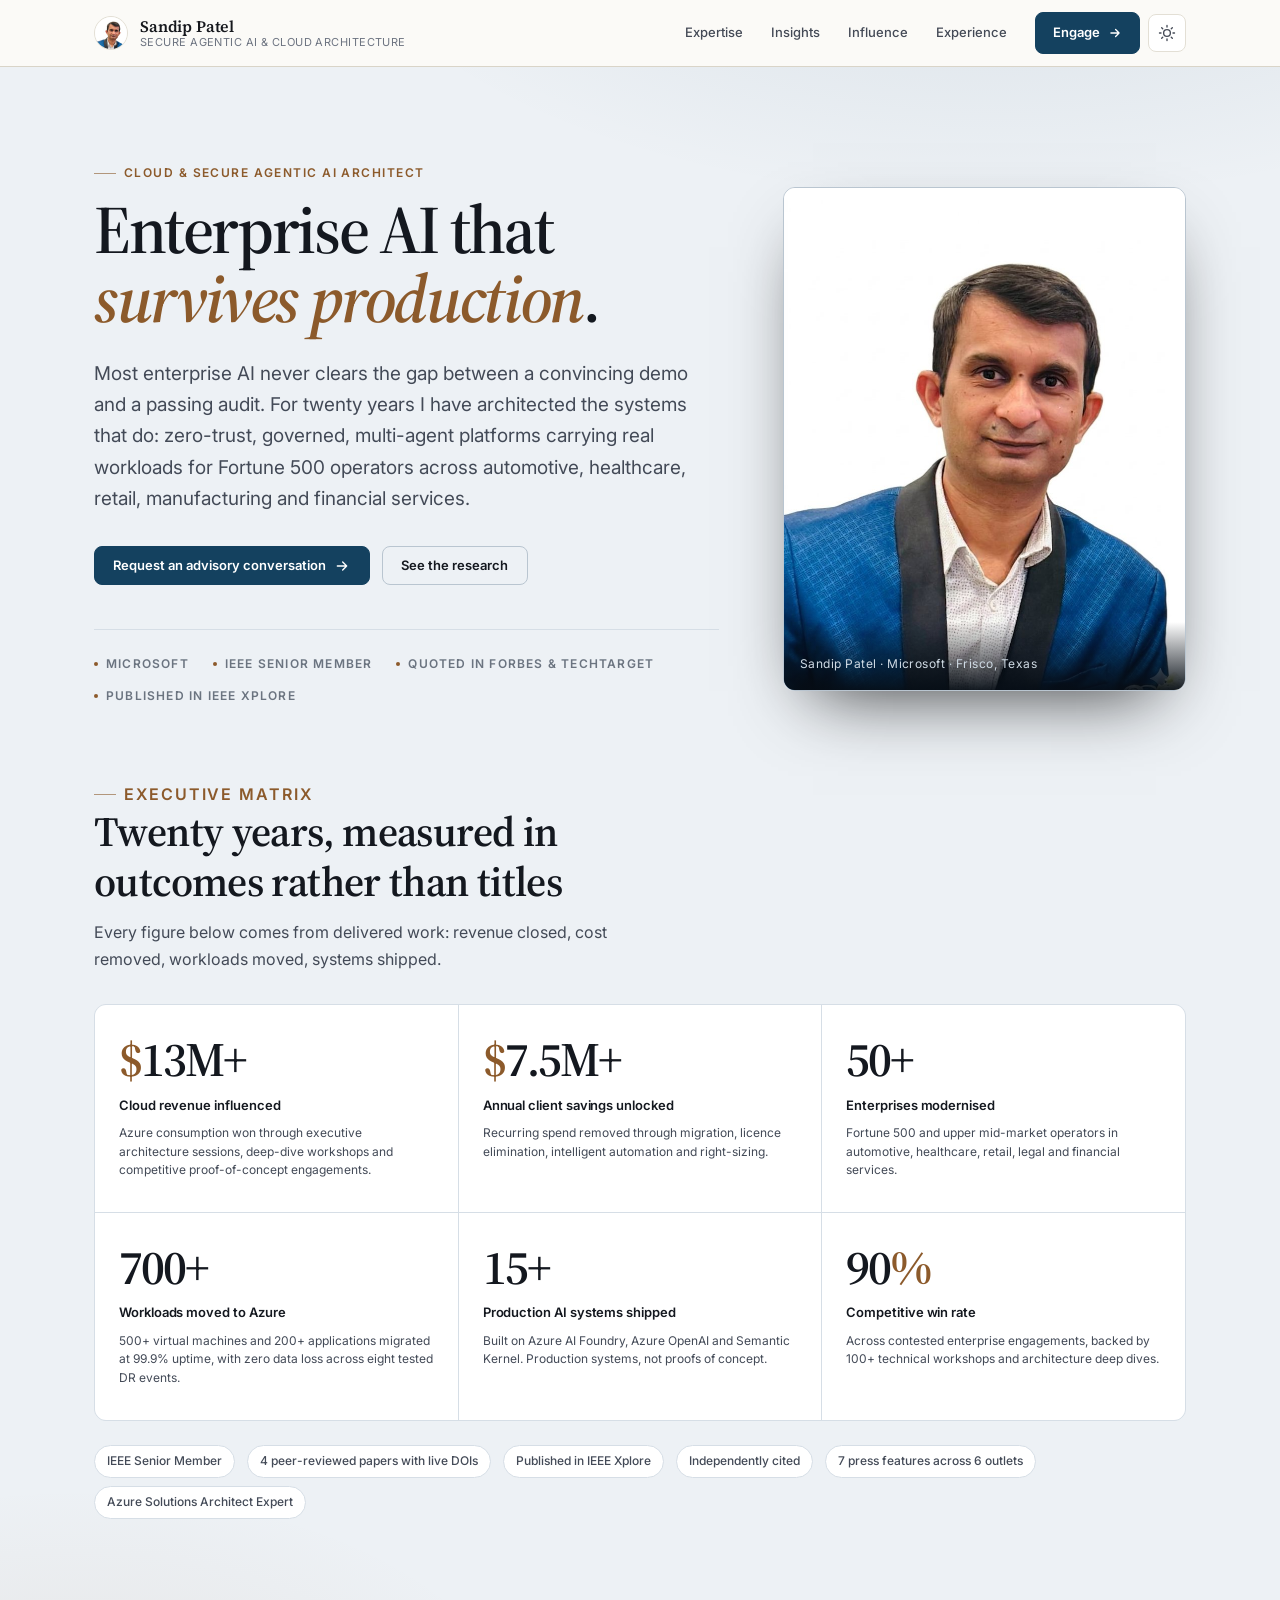
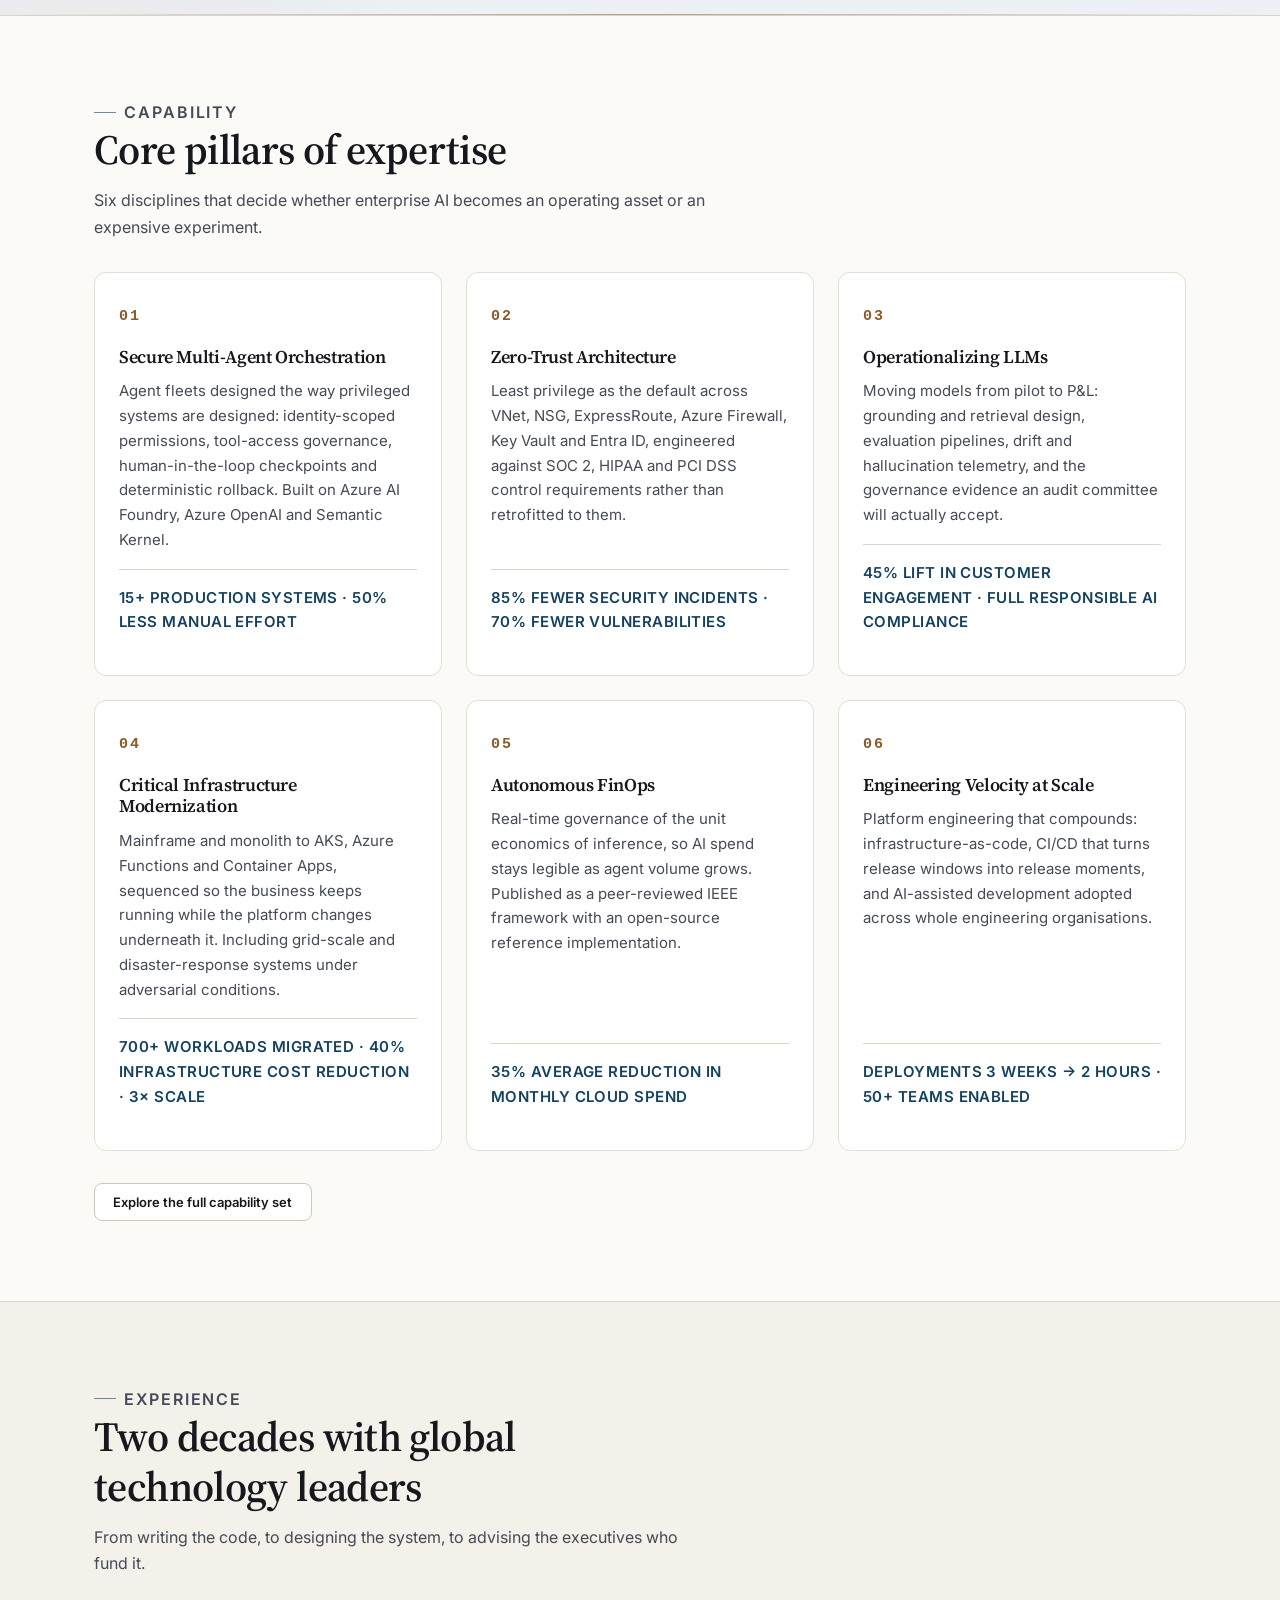
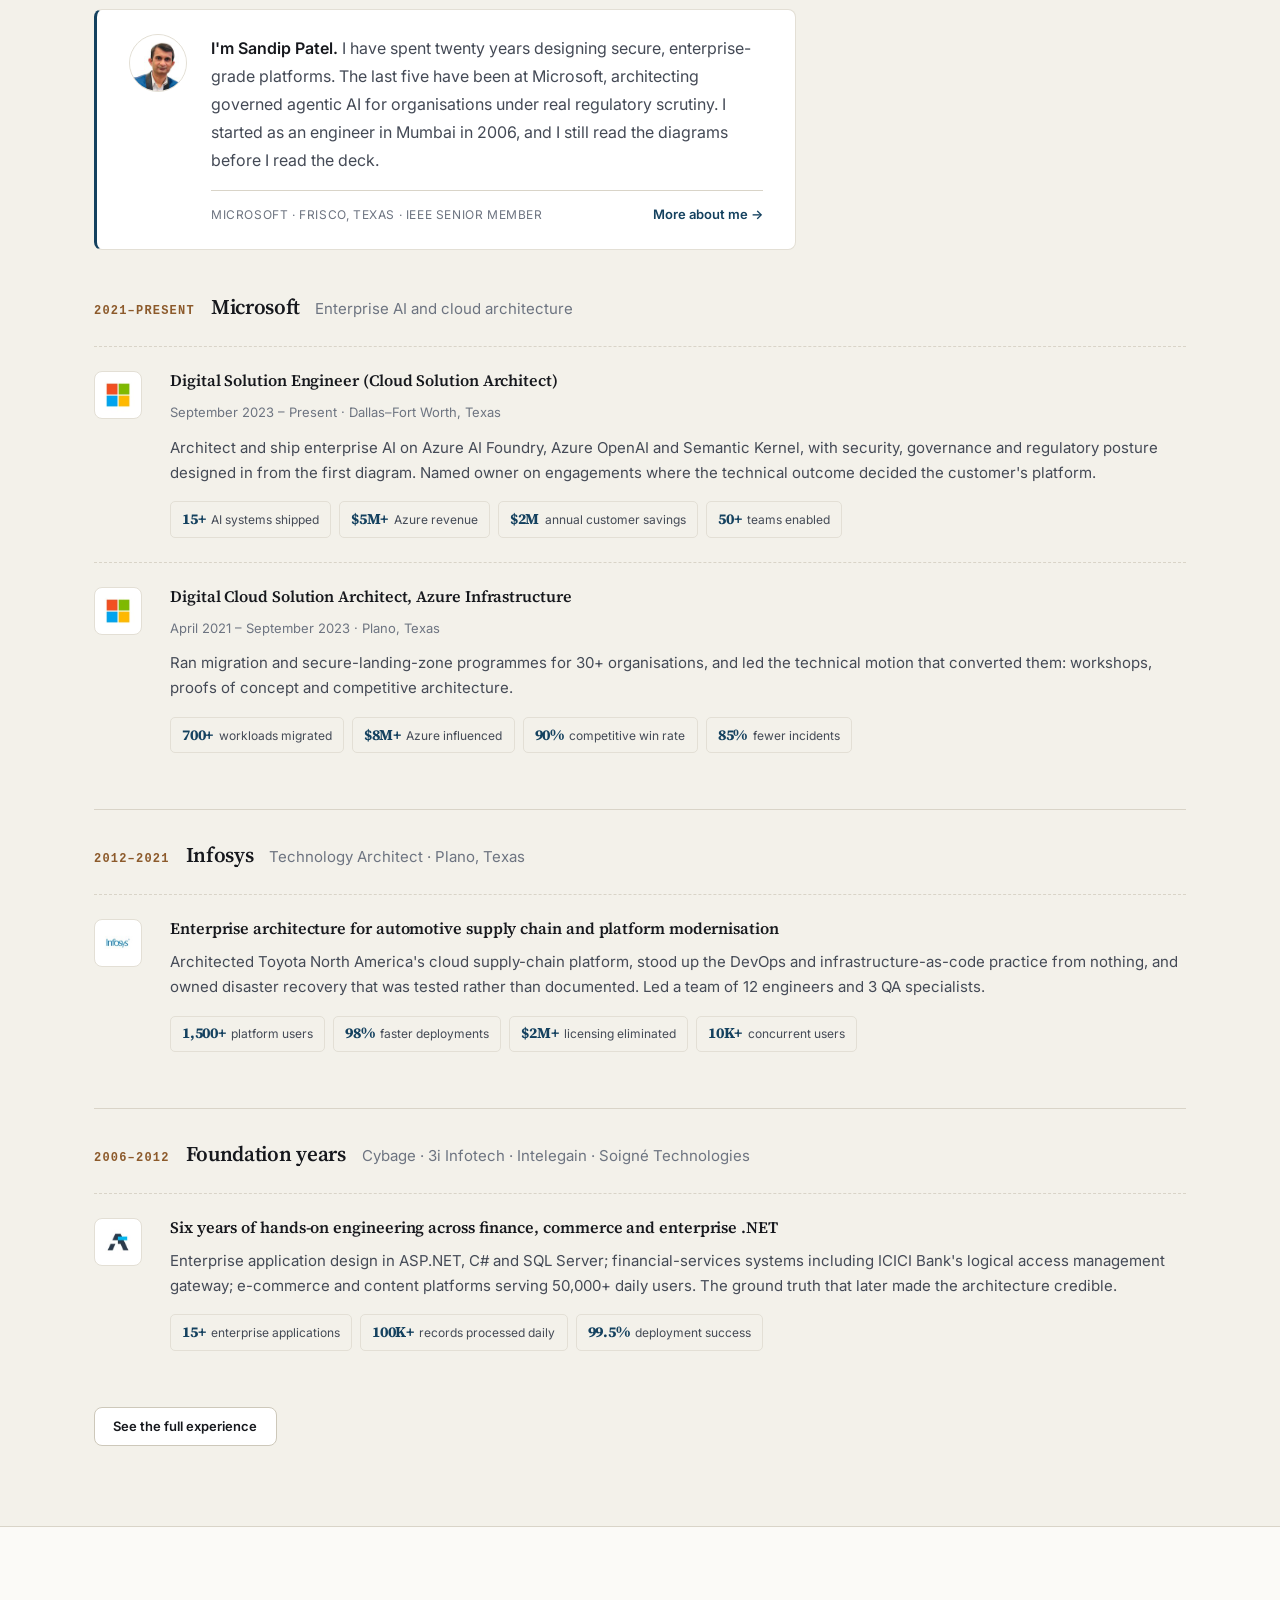
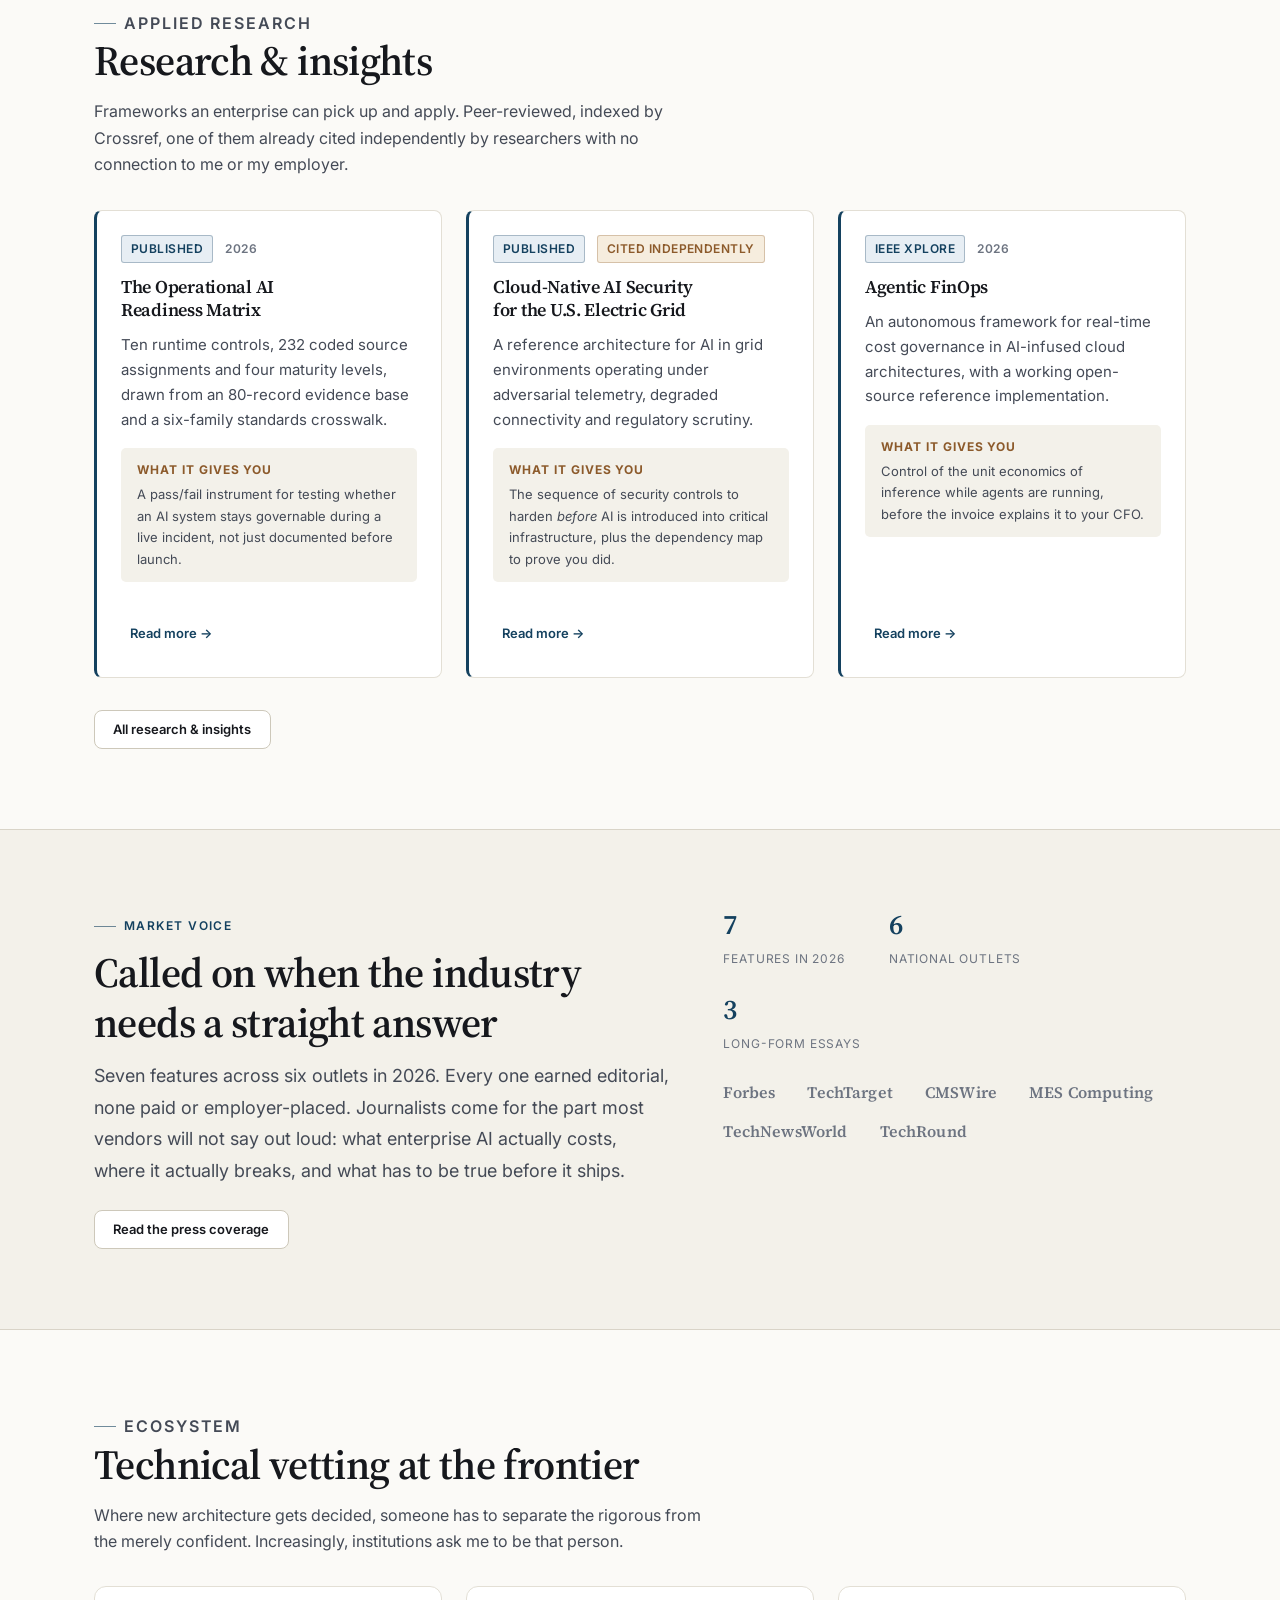
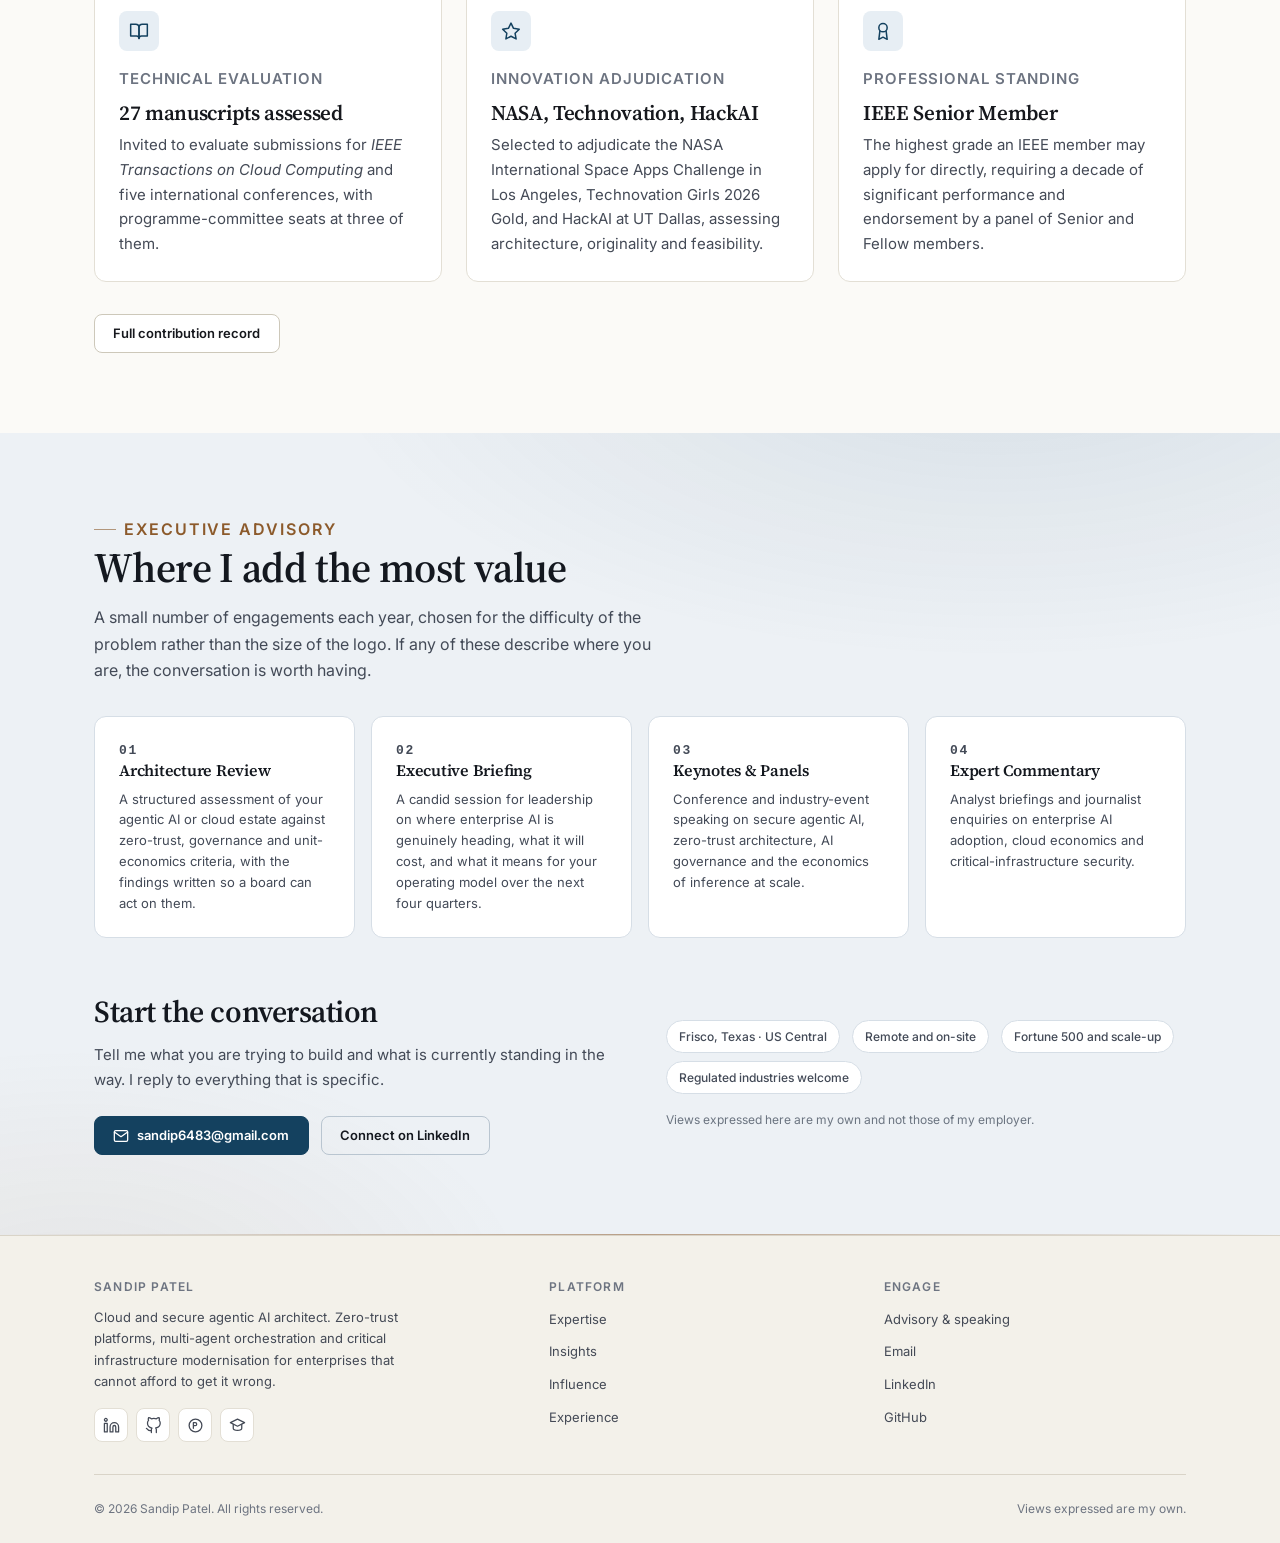
<file: index.html>
<!DOCTYPE html>
<html lang="en">
<head>
  <meta charset="UTF-8">
  <meta name="viewport" content="width=device-width, initial-scale=1.0">

  <title>Sandip Patel | Secure Agentic AI &amp; Cloud Architect</title>
  <meta name="description" content="Sandip Patel architects secure, governed multi-agent AI and zero-trust cloud platforms for Fortune 500 operators. 20 years. $13M+ cloud revenue influenced.">
  <meta name="author" content="Sandip Patel">
  <meta name="robots" content="index, follow, max-image-preview:large, max-snippet:-1">
  <link rel="canonical" href="https://sandipbpatel.com/">

  <link rel="icon" href="favicon.ico" sizes="16x16 32x32 48x48">
  <link rel="icon" href="assets/img/icon-32.png" type="image/png" sizes="32x32">
  <link rel="icon" href="assets/img/icon-192.png" type="image/png" sizes="192x192">
  <link rel="apple-touch-icon" href="assets/img/apple-touch-icon.png">
  <link rel="manifest" href="site.webmanifest">
  <meta name="theme-color" content="#fbfaf7" media="(prefers-color-scheme: light)">
  <meta name="theme-color" content="#0e1116" media="(prefers-color-scheme: dark)">

  <!-- Identity: associates this site with the same person across the web -->
  <link rel="me" href="https://www.linkedin.com/in/sandip-patel-93985110">
  <link rel="me" href="https://github.com/sandyshd">
  <link rel="me" href="https://orcid.org/0009-0003-5229-6181">
  <link rel="me" href="https://scholar.google.com/citations?user=6mVOax8AAAAJ">

  <link rel="preconnect" href="https://fonts.googleapis.com">
  <link rel="preconnect" href="https://fonts.gstatic.com" crossorigin>
  <link href="https://fonts.googleapis.com/css2?family=Inter:wght@400;500;600;700&family=Source+Serif+4:ital,opsz,wght@0,8..60,400;0,8..60,600;0,8..60,700;1,8..60,400;1,8..60,600&display=swap" rel="stylesheet">
  <link rel="stylesheet" href="assets/css/styles.css?v=20260925">
  <link rel="preload" as="image" href="assets/img/sandip-portrait.jpg" fetchpriority="high">

  <script>
    (function () {
      try {
        var t = localStorage.getItem('theme') || 'light';
        document.documentElement.setAttribute('data-theme', t);
      } catch (e) { document.documentElement.setAttribute('data-theme', 'light'); }
      document.documentElement.classList.add('has-js');
    })();
  </script>

  <meta property="og:type" content="profile">
  <meta property="og:url" content="https://sandipbpatel.com/">
  <meta property="og:title" content="Sandip Patel | Secure Agentic AI &amp; Cloud Architect">
  <meta property="og:description" content="Sandip Patel architects secure, governed multi-agent AI and zero-trust cloud platforms for Fortune 500 operators. 20 years. $13M+ cloud revenue influenced.">
  <meta property="og:image" content="https://sandipbpatel.com/assets/img/sandip-og.jpg">
  <meta property="og:image:width" content="1200">
  <meta property="og:image:height" content="630">
  <meta property="og:image:type" content="image/jpeg">
  <meta property="og:image:alt" content="Sandip Patel, Secure Agentic AI and Cloud Architecture">
  <meta property="og:site_name" content="Sandip Patel">
  <meta property="og:locale" content="en_US">

  <meta name="twitter:card" content="summary_large_image">
  <meta name="twitter:title" content="Sandip Patel | Secure Agentic AI &amp; Cloud Architect">
  <meta name="twitter:description" content="Sandip Patel architects secure, governed multi-agent AI and zero-trust cloud platforms for Fortune 500 operators. 20 years. $13M+ cloud revenue influenced.">
  <meta name="twitter:image" content="https://sandipbpatel.com/assets/img/sandip-og.jpg">
  <meta name="twitter:image:alt" content="Sandip Patel, Secure Agentic AI and Cloud Architecture">

  <script type="application/ld+json">
  {
    "@context": "https://schema.org",
    "@graph": [
      {
        "@type": "ProfilePage",
        "@id": "https://sandipbpatel.com/#page",
        "url": "https://sandipbpatel.com/",
        "name": "Sandip Patel | Secure Agentic AI & Cloud Architecture for the Enterprise",
        "inLanguage": "en-US",
        "dateModified": "2026-09-25",
        "isPartOf": {
          "@id": "https://sandipbpatel.com/#website"
        },
        "mainEntity": {
          "@id": "https://sandipbpatel.com/#person"
        },
        "primaryImageOfPage": {
          "@id": "https://sandipbpatel.com/#primaryimage"
        }
      },
      {
        "@type": "Person",
        "@id": "https://sandipbpatel.com/#person",
        "name": "Sandip Patel",
        "givenName": "Sandip",
        "familyName": "Patel",
        "jobTitle": "Digital Solution Engineer (Cloud Solution Architect)",
        "description": "Cloud and secure agentic AI architect. Designs zero-trust, governed multi-agent platforms and critical infrastructure modernisation programmes for Fortune 500 operators. IEEE Senior Member.",
        "url": "https://sandipbpatel.com/",
        "email": "mailto:sandip6483@gmail.com",
        "identifier": {
          "@type": "PropertyValue",
          "propertyID": "ORCID",
          "value": "0009-0003-5229-6181",
          "url": "https://orcid.org/0009-0003-5229-6181"
        },
        "image": {
          "@type": "ImageObject",
          "@id": "https://sandipbpatel.com/#primaryimage",
          "url": "https://sandipbpatel.com/assets/img/sandip-portrait.jpg",
          "contentUrl": "https://sandipbpatel.com/assets/img/sandip-portrait.jpg",
          "width": 800,
          "height": 1000,
          "caption": "Sandip Patel, Cloud and Secure Agentic AI Architect"
        },
        "worksFor": {
          "@type": "Organization",
          "name": "Microsoft Corporation",
          "url": "https://www.microsoft.com/"
        },
        "memberOf": {
          "@type": "Organization",
          "name": "IEEE",
          "url": "https://www.ieee.org/"
        },
        "hasOccupation": {
          "@type": "Occupation",
          "name": "Cloud Solution Architect",
          "occupationLocation": {
            "@type": "City",
            "name": "Dallas&#8211;Fort Worth, Texas"
          },
          "skills": "Secure agentic AI, zero-trust architecture, multi-agent orchestration, critical infrastructure modernization, Azure AI Foundry"
        },
        "award": [
          "IEEE Senior Member, 2026",
          "Microsoft FY26 Q2 SME&C Award for Driving Excellence",
          "Microsoft FY23 Q3 SME&C Award for Growth Mindset",
          "Certificate of Appreciation, Toyota Motor North America & Infosys"
        ],
        "homeLocation": {
          "@type": "Place",
          "name": "Frisco, Texas, United States"
        },
        "alumniOf": {
          "@type": "CollegeOrUniversity",
          "name": "North Maharashtra University"
        },
        "knowsLanguage": "en",
        "knowsAbout": [
          "Secure agentic AI architecture",
          "Multi-agent orchestration",
          "Zero-trust cloud architecture",
          "Critical infrastructure modernization",
          "Operationalizing large language models",
          "Autonomous FinOps and AI cost governance",
          "Azure AI Foundry and Azure OpenAI",
          "Kubernetes and application modernization"
        ],
        "sameAs": [
          "https://www.linkedin.com/in/sandip-patel-93985110",
          "https://github.com/sandyshd",
          "https://orcid.org/0009-0003-5229-6181",
          "https://scholar.google.com/citations?user=6mVOax8AAAAJ",
          "https://www.researchgate.net/profile/Sandip-Patel-37",
          "https://www.credly.com/users/sandip-patel.2eb89cc5/badges"
        ],
        "subjectOf": [
          {
            "@type": "NewsArticle",
            "headline": "A Call For AI Clarity, From Leading Thinkers And Doers",
            "url": "https://www.forbes.com/sites/joemckendrick/2026/07/15/a-call-for-ai-clarity-from-leading-thinkers-and-doers",
            "datePublished": "2026-07-15",
            "author": {
              "@type": "Person",
              "name": "Joe McKendrick"
            },
            "publisher": {
              "@type": "Organization",
              "name": "Forbes",
              "url": "https://www.forbes.com"
            },
            "mentions": {
              "@id": "https://sandipbpatel.com/#person"
            }
          },
          {
            "@type": "NewsArticle",
            "headline": "Why CIOs should invest in agent harnesses",
            "url": "https://www.techtarget.com/it-strategy/feature/Why-CIOs-should-invest-in-agent-harnesses",
            "datePublished": "2026-09-22",
            "author": {
              "@type": "Person",
              "name": "Rosa Heaton"
            },
            "publisher": {
              "@type": "Organization",
              "name": "TechTarget",
              "url": "https://www.techtarget.com"
            },
            "mentions": {
              "@id": "https://sandipbpatel.com/#person"
            }
          },
          {
            "@type": "NewsArticle",
            "headline": "Can You Control Your Contact Center AI Bills?",
            "url": "https://www.cmswire.com/contact-center/can-you-control-your-contact-center-ai-bills/",
            "datePublished": "2026-08-12",
            "author": {
              "@type": "Person",
              "name": "Scott Clark"
            },
            "publisher": {
              "@type": "Organization",
              "name": "CMSWire",
              "url": "https://www.cmswire.com"
            },
            "mentions": {
              "@id": "https://sandipbpatel.com/#person"
            }
          },
          {
            "@type": "NewsArticle",
            "headline": "Can Your Martech Stack Support AI Agents?",
            "url": "https://www.cmswire.com/digital-experience/can-your-martech-stack-support-ai-agents-or-is-it-just-in-the-way/",
            "datePublished": "2026-07-27",
            "author": {
              "@type": "Person",
              "name": "Scott Clark"
            },
            "publisher": {
              "@type": "Organization",
              "name": "CMSWire",
              "url": "https://www.cmswire.com"
            },
            "mentions": {
              "@id": "https://sandipbpatel.com/#person"
            }
          },
          {
            "@type": "NewsArticle",
            "headline": "The AI Readiness Gap: Why Network Infrastructure May Be Holding Back Innovation",
            "url": "https://www.mescomputing.com/news/2026/business/the-ai-readiness-gap-why-network-infrastructure-may-be-holding-back-innovation",
            "datePublished": "2026-08-01",
            "author": {
              "@type": "Person",
              "name": "Franklin Okeke"
            },
            "publisher": {
              "@type": "Organization",
              "name": "MES Computing",
              "url": "https://www.mescomputing.com"
            },
            "mentions": {
              "@id": "https://sandipbpatel.com/#person"
            }
          },
          {
            "@type": "NewsArticle",
            "headline": "Memory Chip Shortage Aggravated by Data Center Demand",
            "url": "https://www.technewsworld.com/story/memory-chip-shortage-aggravated-by-rush-to-build-more-data-centers-180423.html",
            "datePublished": "2026-07-01",
            "author": {
              "@type": "Person",
              "name": "John P. Mello Jr."
            },
            "publisher": {
              "@type": "Organization",
              "name": "TechNewsWorld",
              "url": "https://www.technewsworld.com"
            },
            "mentions": {
              "@id": "https://sandipbpatel.com/#person"
            }
          },
          {
            "@type": "NewsArticle",
            "headline": "Is Rapid AI Price Deflation A Gift Or An Existential Threat To SaaS?",
            "url": "https://techround.co.uk/artificial-intelligence/is-rapid-ai-price-deflation-a-gift-or-an-existential-threat-to-saas/",
            "datePublished": "2026-08-01",
            "author": {
              "@type": "Person",
              "name": "Les-Leigh A"
            },
            "publisher": {
              "@type": "Organization",
              "name": "TechRound",
              "url": "https://techround.co.uk"
            },
            "mentions": {
              "@id": "https://sandipbpatel.com/#person"
            }
          }
        ],
        "hasCredential": {
          "@type": "EducationalOccupationalCredential",
          "credentialCategory": "Professional Membership",
          "name": "IEEE Senior Member",
          "recognizedBy": {
            "@type": "Organization",
            "name": "IEEE",
            "url": "https://www.ieee.org/"
          }
        },
        "workExample": [
          {
            "@type": "ScholarlyArticle",
            "headline": "Governance Is a Runtime Dependency: An Evidence Map and Operational AI Readiness Matrix for Disaster Management",
            "url": "https://doi.org/10.5120/ijca590fe144de41",
            "author": {
              "@id": "https://sandipbpatel.com/#person"
            }
          },
          {
            "@type": "ScholarlyArticle",
            "headline": "Cloud-Native AI Security Architecture for the U.S. Electric Grid",
            "url": "https://doi.org/10.63412/26p8n109",
            "author": {
              "@id": "https://sandipbpatel.com/#person"
            }
          },
          {
            "@type": "ScholarlyArticle",
            "headline": "Agentic FinOps: An Autonomous Framework for Real-Time Cost Governance in AI-Infused Cloud Architectures",
            "url": "https://doi.org/10.1109/ISNCC70543.2026.11693931",
            "author": {
              "@id": "https://sandipbpatel.com/#person"
            }
          }
        ]
      },
      {
        "@type": "WebSite",
        "@id": "https://sandipbpatel.com/#website",
        "url": "https://sandipbpatel.com/",
        "name": "Sandip Patel",
        "inLanguage": "en-US",
        "publisher": {
          "@id": "https://sandipbpatel.com/#person"
        }
      }
    ]
  }
  </script>
</head>
<body>
  <a href="#main" class="skip-link">Skip to main content</a>

  <header class="site-header">
    <div class="container site-header__inner">
      <a class="brand" href="index.html">
        <img class="brand__mark" src="assets/img/sandip-avatar.jpg" alt="" width="34" height="34" decoding="async">
        <span class="brand__text">
          <span class="brand__name">Sandip Patel</span>
          <span class="brand__role">Secure Agentic AI &amp; Cloud Architecture</span>
        </span>
      </a>

      <nav class="nav" id="primary-nav" aria-label="Main navigation">
        <a href="expertise.html">Expertise</a>
        <a href="insights.html">Insights</a>
        <a href="influence.html">Influence</a>
        <a href="experience.html">Experience</a>
        <a href="engage.html" class="nav-only-mobile">Engage</a>
      </nav>

      <div class="header-actions">
        <a class="btn-cta" href="engage.html">
          Engage
          <svg width="14" height="14" viewBox="0 0 24 24" fill="none" stroke="currentColor" stroke-width="2.2" stroke-linecap="round" stroke-linejoin="round" aria-hidden="true"><path d="M5 12h14M13 6l6 6-6 6"/></svg>
        </a>
        <button class="icon-btn theme-toggle" type="button" aria-pressed="false" aria-label="Toggle colour theme" title="Toggle colour theme">
          <svg class="icon-sun" width="18" height="18" viewBox="0 0 24 24" fill="none" stroke="currentColor" stroke-width="1.8" stroke-linecap="round"><circle cx="12" cy="12" r="4.5"/><path d="M12 2v2M12 20v2M4.9 4.9l1.4 1.4M17.7 17.7l1.4 1.4M2 12h2M20 12h2M4.9 19.1l1.4-1.4M17.7 6.3l1.4-1.4"/></svg>
          <svg class="icon-moon" width="18" height="18" viewBox="0 0 24 24" fill="none" stroke="currentColor" stroke-width="1.8" stroke-linecap="round" stroke-linejoin="round"><path d="M21 12.8A9 9 0 1 1 11.2 3a7 7 0 0 0 9.8 9.8z"/></svg>
        </button>
        <button class="icon-btn nav-toggle" type="button" aria-expanded="false" aria-controls="primary-nav" aria-label="Toggle navigation menu">
          <span class="nav-toggle__bars" aria-hidden="true"><span></span><span></span><span></span></span>
        </button>
      </div>
    </div>
  </header>

  <main id="main">

    <!-- ══════════════════ 1. HOOK ══════════════════ -->
    <section class="band-feature" id="hook" aria-labelledby="hook-heading">
      <div class="container hook">
        <div class="hook__inner">
          <div>
            <p class="eyebrow">Cloud &amp; Secure Agentic AI Architect</p>
            <h1 id="hook-heading">Enterprise AI that <em>survives production</em>.</h1>
            <p class="hook__lead">
              Most enterprise AI never clears the gap between a convincing demo and a passing audit.
              For twenty years I have architected the systems that do: zero-trust, governed,
              multi-agent platforms carrying real workloads for Fortune 500 operators across
              automotive, healthcare, retail, manufacturing and financial services.
            </p>
            <div class="btn-group">
              <a class="btn btn-primary" href="engage.html">
                Request an advisory conversation
                <svg width="16" height="16" viewBox="0 0 24 24" fill="none" stroke="currentColor" stroke-width="2" stroke-linecap="round" stroke-linejoin="round"><path d="M5 12h14M13 6l6 6-6 6"/></svg>
              </a>
              <a class="btn btn-outline" href="insights.html">See the research</a>
            </div>

            <ul class="trust-bar">
              <li>Microsoft</li>
              <li>IEEE Senior Member</li>
              <li>Quoted in Forbes &amp; TechTarget</li>
              <li>Published in IEEE Xplore</li>
            </ul>
          </div>

          <figure class="hook__portrait">
            <img src="assets/img/sandip-portrait.jpg" alt="Sandip Patel, Cloud and Secure Agentic AI Architect at Microsoft" width="800" height="1000" fetchpriority="high" decoding="async">
            <figcaption>Sandip Patel &#183; Microsoft &#183; Frisco, Texas</figcaption>
          </figure>
        </div>
      </div>

      <!-- ══════════════════ 2. EXECUTIVE MATRIX ══════════════════ -->
      <div class="container" style="padding-bottom:var(--sp-9)" id="matrix">
        <div class="section-head" style="max-width:62ch">
          <p class="eyebrow">Executive matrix</p>
          <h2>Twenty years, measured in outcomes rather than titles</h2>
          <p>Every figure below comes from delivered work: revenue closed, cost removed, workloads moved, systems shipped.</p>
        </div>

        <div class="matrix">
          <div class="matrix__item">
            <div class="matrix__value"><span>$</span>13M+</div>
            <div class="matrix__label">Cloud revenue influenced</div>
            <p class="matrix__note">Azure consumption won through executive architecture sessions, deep-dive workshops and competitive proof-of-concept engagements.</p>
          </div>
          <div class="matrix__item">
            <div class="matrix__value"><span>$</span>7.5M+</div>
            <div class="matrix__label">Annual client savings unlocked</div>
            <p class="matrix__note">Recurring spend removed through migration, licence elimination, intelligent automation and right-sizing.</p>
          </div>
          <div class="matrix__item">
            <div class="matrix__value">50+</div>
            <div class="matrix__label">Enterprises modernised</div>
            <p class="matrix__note">Fortune 500 and upper mid-market operators in automotive, healthcare, retail, legal and financial services.</p>
          </div>
          <div class="matrix__item">
            <div class="matrix__value">700+</div>
            <div class="matrix__label">Workloads moved to Azure</div>
            <p class="matrix__note">500+ virtual machines and 200+ applications migrated at 99.9% uptime, with zero data loss across eight tested DR events.</p>
          </div>
          <div class="matrix__item">
            <div class="matrix__value">15+</div>
            <div class="matrix__label">Production AI systems shipped</div>
            <p class="matrix__note">Built on Azure AI Foundry, Azure OpenAI and Semantic Kernel. Production systems, not proofs of concept.</p>
          </div>
          <div class="matrix__item">
            <div class="matrix__value">90<span>%</span></div>
            <div class="matrix__label">Competitive win rate</div>
            <p class="matrix__note">Across contested enterprise engagements, backed by 100+ technical workshops and architecture deep dives.</p>
          </div>
        </div>

        <ul class="cred-strip">
          <li>IEEE Senior Member</li>
          <li>4 peer-reviewed papers with live DOIs</li>
          <li>Published in IEEE Xplore</li>
          <li>Independently cited</li>
          <li>7 press features across 6 outlets</li>
          <li>Azure Solutions Architect Expert</li>
        </ul>
      </div>
    </section>

    <!-- ══════════════════ 3. CORE PILLARS ══════════════════ -->
    <section class="section" id="pillars" aria-labelledby="pillars-heading">
      <div class="container">
        <div class="section-head">
          <p class="eyebrow">Capability</p>
          <h2 id="pillars-heading">Core pillars of expertise</h2>
          <p>Six disciplines that decide whether enterprise AI becomes an operating asset or an expensive experiment.</p>
        </div>

        <div class="grid grid-3 reveal">
          <article class="pillar">
            <p class="pillar__index">01</p>
            <h3>Secure Multi-Agent Orchestration</h3>
            <p>
              Agent fleets designed the way privileged systems are designed: identity-scoped permissions,
              tool-access governance, human-in-the-loop checkpoints and deterministic rollback. Built on
              Azure AI Foundry, Azure OpenAI and Semantic Kernel.
            </p>
            <p class="pillar__proof">15+ production systems &#183; 50% less manual effort</p>
          </article>

          <article class="pillar">
            <p class="pillar__index">02</p>
            <h3>Zero-Trust Architecture</h3>
            <p>
              Least privilege as the default across VNet, NSG, ExpressRoute, Azure Firewall, Key Vault and
              Entra ID, engineered against SOC 2, HIPAA and PCI DSS control requirements rather than
              retrofitted to them.
            </p>
            <p class="pillar__proof">85% fewer security incidents &#183; 70% fewer vulnerabilities</p>
          </article>

          <article class="pillar">
            <p class="pillar__index">03</p>
            <h3>Operationalizing LLMs</h3>
            <p>
              Moving models from pilot to P&amp;L: grounding and retrieval design, evaluation pipelines,
              drift and hallucination telemetry, and the governance evidence an audit committee will
              actually accept.
            </p>
            <p class="pillar__proof">45% lift in customer engagement &#183; full Responsible AI compliance</p>
          </article>

          <article class="pillar">
            <p class="pillar__index">04</p>
            <h3>Critical Infrastructure Modernization</h3>
            <p>
              Mainframe and monolith to AKS, Azure Functions and Container Apps, sequenced so the business
              keeps running while the platform changes underneath it. Including grid-scale and
              disaster-response systems under adversarial conditions.
            </p>
            <p class="pillar__proof">700+ workloads migrated &#183; 40% infrastructure cost reduction &#183; 3× scale</p>
          </article>

          <article class="pillar">
            <p class="pillar__index">05</p>
            <h3>Autonomous FinOps</h3>
            <p>
              Real-time governance of the unit economics of inference, so AI spend stays legible as agent
              volume grows. Published as a peer-reviewed IEEE framework with an open-source reference
              implementation.
            </p>
            <p class="pillar__proof">35% average reduction in monthly cloud spend</p>
          </article>

          <article class="pillar">
            <p class="pillar__index">06</p>
            <h3>Engineering Velocity at Scale</h3>
            <p>
              Platform engineering that compounds: infrastructure-as-code, CI/CD that turns release windows
              into release moments, and AI-assisted development adopted across whole engineering
              organisations.
            </p>
            <p class="pillar__proof">Deployments 3 weeks → 2 hours &#183; 50+ teams enabled</p>
          </article>
        </div>

        <p style="margin-top:var(--sp-6)">
          <a class="btn btn-outline" href="expertise.html">Explore the full capability set</a>
        </p>
      </div>
    </section>

    <!-- ══════════════════ 4. PROFESSIONAL EXPERIENCE ══════════════════ -->
    <section class="section section--sunken" id="experience" aria-labelledby="experience-heading">
      <div class="container">
        <div class="section-head">
          <p class="eyebrow">Experience</p>
          <h2 id="experience-heading">Two decades with global technology leaders</h2>
          <p>From writing the code, to designing the system, to advising the executives who fund it.</p>
        </div>

        <div class="intro-note reveal">
          <img class="intro-note__avatar" src="assets/img/sandip-avatar.jpg" alt="Sandip Patel" width="58" height="58" loading="lazy" decoding="async">
          <div>
            <p>
              <strong>I'm Sandip Patel.</strong> I have spent twenty years designing secure, enterprise-grade
              platforms. The last five have been at Microsoft, architecting governed agentic AI for
              organisations under real regulatory scrutiny. I started as an engineer in Mumbai in 2006, and I still read the
              diagrams before I read the deck.
            </p>
            <p class="intro-note__sig">
              <span>Microsoft &#183; Frisco, Texas &#183; IEEE Senior Member</span>
              <a href="experience.html#about">More about me</a>
            </p>
          </div>
        </div>

        <div class="reveal">
          <div class="era">
            <div class="era__head">
              <span class="era__span">2021&#8211;PRESENT</span>
              <h3 class="era__title">Microsoft</h3>
              <p class="era__summary">Enterprise AI and cloud architecture</p>
            </div>

            <div class="role-block">
              <img decoding="async" width="48" height="48" class="role-block__logo" src="assets/img/companylogo/microsoft_logo.jpg" alt="Microsoft logo" loading="lazy">
              <div>
                <h4>Digital Solution Engineer (Cloud Solution Architect)</h4>
                <p class="role__period">September 2023 &#8211; Present &#183; Dallas&#8211;Fort Worth, Texas</p>
                <p>
                  Architect and ship enterprise AI on Azure AI Foundry, Azure OpenAI and Semantic Kernel, with
                  security, governance and regulatory posture designed in from the first diagram. Named owner on
                  engagements where the technical outcome decided the customer's platform.
                </p>
                <ul class="metric-inline">
                  <li><b>15+</b> AI systems shipped</li>
                  <li><b>$5M+</b> Azure revenue</li>
                  <li><b>$2M</b> annual customer savings</li>
                  <li><b>50+</b> teams enabled</li>
                </ul>
              </div>
            </div>

            <div class="role-block">
              <img decoding="async" width="48" height="48" class="role-block__logo" src="assets/img/companylogo/microsoft_logo.jpg" alt="Microsoft logo" loading="lazy">
              <div>
                <h4>Digital Cloud Solution Architect, Azure Infrastructure</h4>
                <p class="role__period">April 2021 &#8211; September 2023 &#183; Plano, Texas</p>
                <p>
                  Ran migration and secure-landing-zone programmes for 30+ organisations, and led the technical
                  motion that converted them: workshops, proofs of concept and competitive architecture.
                </p>
                <ul class="metric-inline">
                  <li><b>700+</b> workloads migrated</li>
                  <li><b>$8M+</b> Azure influenced</li>
                  <li><b>90%</b> competitive win rate</li>
                  <li><b>85%</b> fewer incidents</li>
                </ul>
              </div>
            </div>
          </div>

          <div class="era">
            <div class="era__head">
              <span class="era__span">2012&#8211;2021</span>
              <h3 class="era__title">Infosys</h3>
              <p class="era__summary">Technology Architect &#183; Plano, Texas</p>
            </div>

            <div class="role-block">
              <img decoding="async" width="48" height="48" class="role-block__logo" src="assets/img/companylogo/infosys_logo.jpg" alt="Infosys logo" loading="lazy">
              <div>
                <h4>Enterprise architecture for automotive supply chain and platform modernisation</h4>
                <p>
                  Architected Toyota North America's cloud supply-chain platform, stood up the DevOps and
                  infrastructure-as-code practice from nothing, and owned disaster recovery that was tested rather
                  than documented. Led a team of 12 engineers and 3 QA specialists.
                </p>
                <ul class="metric-inline">
                  <li><b>1,500+</b> platform users</li>
                  <li><b>98%</b> faster deployments</li>
                  <li><b>$2M+</b> licensing eliminated</li>
                  <li><b>10K+</b> concurrent users</li>
                </ul>
              </div>
            </div>
          </div>

          <div class="era">
            <div class="era__head">
              <span class="era__span">2006&#8211;2012</span>
              <h3 class="era__title">Foundation years</h3>
              <p class="era__summary">Cybage &#183; 3i Infotech &#183; Intelegain &#183; Soigné Technologies</p>
            </div>

            <div class="role-block">
              <img decoding="async" width="48" height="48" class="role-block__logo" src="assets/img/companylogo/cybage_logo.jpg" alt="Cybage Software logo" loading="lazy">
              <div>
                <h4>Six years of hands-on engineering across finance, commerce and enterprise .NET</h4>
                <p>
                  Enterprise application design in ASP.NET, C# and SQL Server; financial-services systems including
                  ICICI Bank's logical access management gateway; e-commerce and content platforms serving 50,000+
                  daily users. The ground truth that later made the architecture credible.
                </p>
                <ul class="metric-inline">
                  <li><b>15+</b> enterprise applications</li>
                  <li><b>100K+</b> records processed daily</li>
                  <li><b>99.5%</b> deployment success</li>
                </ul>
              </div>
            </div>
          </div>
        </div>

        <p style="margin-top:var(--sp-6)">
          <a class="btn btn-outline" href="experience.html">See the full experience</a>
        </p>
      </div>
    </section>

    <!-- ══════════════════ 5. RESEARCH & INSIGHTS ══════════════════ -->
    <section class="section" id="insights" aria-labelledby="insights-heading">
      <div class="container">
        <div class="section-head">
          <p class="eyebrow">Applied research</p>
          <h2 id="insights-heading">Research &amp; insights</h2>
          <p>
            Frameworks an enterprise can pick up and apply. Peer-reviewed, indexed by Crossref, one of them
            already cited independently by researchers with no connection to me or my employer.
          </p>
        </div>

        <div class="grid grid-3 reveal">
          <article class="blueprint">
            <div class="blueprint__kicker">
              <span class="badge badge--published">Published</span>
              <span class="pub__year">2026</span>
            </div>
            <h3><a href="https://doi.org/10.5120/ijca590fe144de41" target="_blank" rel="noopener noreferrer">The Operational AI Readiness Matrix</a></h3>
            <p>
              Ten runtime controls, 232 coded source assignments and four maturity levels, drawn from an 80-record
              evidence base and a six-family standards crosswalk.
            </p>
            <div class="blueprint__takeaway">
              <b>What it gives you</b>
              A pass/fail instrument for testing whether an AI system stays governable during a live incident, not
              just documented before launch.
            </div>
            <div class="blueprint__foot">
              <a class="btn btn-ghost" href="insights.html#readiness-matrix">Read more →</a>
            </div>
          </article>

          <article class="blueprint">
            <div class="blueprint__kicker">
              <span class="badge badge--published">Published</span>
              <span class="badge badge--accepted">Cited independently</span>
            </div>
            <h3><a href="https://doi.org/10.63412/26p8n109" target="_blank" rel="noopener noreferrer">Cloud-Native AI Security for the U.S. Electric Grid</a></h3>
            <p>
              A reference architecture for AI in grid environments operating under adversarial telemetry, degraded
              connectivity and regulatory scrutiny.
            </p>
            <div class="blueprint__takeaway">
              <b>What it gives you</b>
              The sequence of security controls to harden <em>before</em> AI is introduced into critical
              infrastructure, plus the dependency map to prove you did.
            </div>
            <div class="blueprint__foot">
              <a class="btn btn-ghost" href="insights.html#grid-security">Read more →</a>
            </div>
          </article>

          <article class="blueprint">
            <div class="blueprint__kicker">
              <span class="badge badge--published">IEEE Xplore</span>
              <span class="pub__year">2026</span>
            </div>
            <h3><a href="https://doi.org/10.1109/ISNCC70543.2026.11693931" target="_blank" rel="noopener noreferrer">Agentic FinOps</a></h3>
            <p>
              An autonomous framework for real-time cost governance in AI-infused cloud architectures, with a
              working open-source reference implementation.
            </p>
            <div class="blueprint__takeaway">
              <b>What it gives you</b>
              Control of the unit economics of inference while agents are running, before the invoice explains it
              to your CFO.
            </div>
            <div class="blueprint__foot">
              <a class="btn btn-ghost" href="insights.html#agentic-finops">Read more →</a>
            </div>
          </article>
        </div>

        <p style="margin-top:var(--sp-6)">
          <a class="btn btn-outline" href="insights.html">All research &amp; insights</a>
        </p>
      </div>
    </section>

    <!-- ══════════════════ 6. THOUGHT LEADERSHIP & MEDIA ══════════════════ -->
    <section class="section section--sunken" id="media" aria-labelledby="media-heading">
      <div class="container">
        <div class="split split--lead">
          <div>
            <p class="eyebrow">Market voice</p>
            <h2 id="media-heading">Called on when the industry needs a straight answer</h2>
            <p class="lead">
              Seven features across six outlets in 2026. Every one earned editorial, none paid or
              employer-placed. Journalists come for the part most vendors will not say out loud: what enterprise
              AI actually costs, where it actually breaks, and what has to be true before it ships.
            </p>
            <div class="btn-group" style="margin-top:var(--sp-5)">
              <a class="btn btn-outline" href="influence.html#media">Read the press coverage</a>
            </div>
          </div>

          <div>
            <ul class="stat-line" style="margin-bottom:var(--sp-5)">
              <li><b>7</b><span>Features in 2026</span></li>
              <li><b>6</b><span>National outlets</span></li>
              <li><b>3</b><span>Long-form essays</span></li>
            </ul>
            <ul class="logo-strip" style="padding-block:0">
              <li><a href="https://www.forbes.com/sites/joemckendrick/2026/07/15/a-call-for-ai-clarity-from-leading-thinkers-and-doers" target="_blank" rel="noopener noreferrer">Forbes</a></li>
              <li><a href="https://www.techtarget.com/it-strategy/feature/Why-CIOs-should-invest-in-agent-harnesses" target="_blank" rel="noopener noreferrer">TechTarget</a></li>
              <li><a href="https://www.cmswire.com/digital-experience/can-your-martech-stack-support-ai-agents-or-is-it-just-in-the-way/" target="_blank" rel="noopener noreferrer">CMSWire</a></li>
              <li><a href="https://www.mescomputing.com/news/2026/business/the-ai-readiness-gap-why-network-infrastructure-may-be-holding-back-innovation" target="_blank" rel="noopener noreferrer">MES Computing</a></li>
              <li><a href="https://www.technewsworld.com/story/memory-chip-shortage-aggravated-by-rush-to-build-more-data-centers-180423.html" target="_blank" rel="noopener noreferrer">TechNewsWorld</a></li>
              <li><a href="https://techround.co.uk/artificial-intelligence/is-rapid-ai-price-deflation-a-gift-or-an-existential-threat-to-saas/" target="_blank" rel="noopener noreferrer">TechRound</a></li>
            </ul>
          </div>
        </div>
      </div>
    </section>

    <!-- ══════════════════ 7. STRATEGIC INDUSTRY CONTRIBUTIONS ══════════════════ -->
    <section class="section" id="ecosystem" aria-labelledby="ecosystem-heading">
      <div class="container">
        <div class="section-head">
          <p class="eyebrow">Ecosystem</p>
          <h2 id="ecosystem-heading">Technical vetting at the frontier</h2>
          <p>
            Where new architecture gets decided, someone has to separate the rigorous from the merely
            confident. Increasingly, institutions ask me to be that person.
          </p>
        </div>

        <div class="grid grid-3 reveal">
          <article class="card">
            <span class="card__icon">
              <svg width="20" height="20" viewBox="0 0 24 24" fill="none" stroke="currentColor" stroke-width="1.8" stroke-linecap="round" stroke-linejoin="round"><path d="M2 4h6a4 4 0 0 1 4 4v13a3 3 0 0 0-3-3H2z"/><path d="M22 4h-6a4 4 0 0 0-4 4v13a3 3 0 0 1 3-3h7z"/></svg>
            </span>
            <p class="card__meta">Technical evaluation</p>
            <h3>27 manuscripts assessed</h3>
            <p>
              Invited to evaluate submissions for <em>IEEE Transactions on Cloud Computing</em> and five
              international conferences, with programme-committee seats at three of them.
            </p>
          </article>

          <article class="card">
            <span class="card__icon">
              <svg width="20" height="20" viewBox="0 0 24 24" fill="none" stroke="currentColor" stroke-width="1.8" stroke-linecap="round" stroke-linejoin="round"><path d="M12 2.5 15 8.8l6.9 1-5 4.9 1.2 6.8-6.1-3.2-6.1 3.2L7 14.7l-5-4.9 6.9-1z"/></svg>
            </span>
            <p class="card__meta">Innovation adjudication</p>
            <h3>NASA, Technovation, HackAI</h3>
            <p>
              Selected to adjudicate the NASA International Space Apps Challenge in Los Angeles, Technovation
              Girls 2026 Gold, and HackAI at UT Dallas, assessing architecture, originality and feasibility.
            </p>
          </article>

          <article class="card">
            <span class="card__icon">
              <svg width="20" height="20" viewBox="0 0 24 24" fill="none" stroke="currentColor" stroke-width="1.8" stroke-linecap="round" stroke-linejoin="round"><circle cx="12" cy="8" r="5"/><path d="M8.2 12.5 7 22l5-2.6L17 22l-1.2-9.5"/></svg>
            </span>
            <p class="card__meta">Professional standing</p>
            <h3>IEEE Senior Member</h3>
            <p>
              The highest grade an IEEE member may apply for directly, requiring a decade of significant
              performance and endorsement by a panel of Senior and Fellow members.
            </p>
          </article>
        </div>

        <p style="margin-top:var(--sp-6)">
          <a class="btn btn-outline" href="influence.html#contributions">Full contribution record</a>
        </p>
      </div>
    </section>

    <!-- ══════════════════ 8. EXECUTIVE ADVISORY & ENGAGEMENT ══════════════════ -->
    <section class="band-feature section section--dark" id="engage" aria-labelledby="engage-heading">
      <div class="container">
        <div class="section-head" style="max-width:64ch">
          <p class="eyebrow">Executive advisory</p>
          <h2 id="engage-heading">Where I add the most value</h2>
          <p>
            A small number of engagements each year, chosen for the difficulty of the problem rather than the
            size of the logo. If any of these describe where you are, the conversation is worth having.
          </p>
        </div>

        <ul class="engage-grid reveal">
          <li>
            <article class="engage-card">
              <p class="engage-card__num">01</p>
              <h3>Architecture Review</h3>
              <p>
                A structured assessment of your agentic AI or cloud estate against zero-trust, governance and
                unit-economics criteria, with the findings written so a board can act on them.
              </p>
            </article>
          </li>
          <li>
            <article class="engage-card">
              <p class="engage-card__num">02</p>
              <h3>Executive Briefing</h3>
              <p>
                A candid session for leadership on where enterprise AI is genuinely heading, what it will cost,
                and what it means for your operating model over the next four quarters.
              </p>
            </article>
          </li>
          <li>
            <article class="engage-card">
              <p class="engage-card__num">03</p>
              <h3>Keynotes &amp; Panels</h3>
              <p>
                Conference and industry-event speaking on secure agentic AI, zero-trust architecture, AI
                governance and the economics of inference at scale.
              </p>
            </article>
          </li>
          <li>
            <article class="engage-card">
              <p class="engage-card__num">04</p>
              <h3>Expert Commentary</h3>
              <p>
                Analyst briefings and journalist enquiries on enterprise AI adoption, cloud economics and
                critical-infrastructure security.
              </p>
            </article>
          </li>
        </ul>

        <div class="split" style="margin-top:var(--sp-8); align-items:center">
          <div>
            <h3 style="font-size:var(--fs-2xl); margin-bottom:var(--sp-3)">Start the conversation</h3>
            <p style="margin-bottom:var(--sp-5)">
              Tell me what you are trying to build and what is currently standing in the way. I reply to
              everything that is specific.
            </p>
            <div class="btn-group">
              <a class="btn btn-primary" href="mailto:sandip6483@gmail.com?subject=Advisory%20enquiry">
                <svg width="16" height="16" viewBox="0 0 24 24" fill="none" stroke="currentColor" stroke-width="1.9" stroke-linecap="round" stroke-linejoin="round"><rect x="2" y="4" width="20" height="16" rx="2"/><path d="m22 6-10 7L2 6"/></svg>
                sandip6483@gmail.com
              </a>
              <a class="btn btn-outline" href="https://www.linkedin.com/in/sandip-patel-93985110" target="_blank" rel="noopener noreferrer">Connect on LinkedIn</a>
            </div>
          </div>
          <div>
            <ul class="cred-strip" style="margin-top:0">
              <li>Frisco, Texas &#183; US Central</li>
              <li>Remote and on-site</li>
              <li>Fortune 500 and scale-up</li>
              <li>Regulated industries welcome</li>
            </ul>
            <p class="quiet" style="margin-top:var(--sp-4); color:var(--band-text-3)">
              Views expressed here are my own and not those of my employer.
            </p>
          </div>
        </div>
      </div>
    </section>
  </main>

  <footer class="site-footer">
    <div class="container">
      <div class="footer-grid">
        <div class="footer-col footer-about">
          <h4>Sandip Patel</h4>
          <p>
            Cloud and secure agentic AI architect. Zero-trust platforms, multi-agent orchestration and critical
            infrastructure modernisation for enterprises that cannot afford to get it wrong.
          </p>
          <div class="social-row" style="margin-top:var(--sp-4)">
            <a href="https://www.linkedin.com/in/sandip-patel-93985110" target="_blank" rel="noopener noreferrer" aria-label="LinkedIn">
              <svg width="17" height="17" viewBox="0 0 24 24" fill="none" stroke="currentColor" stroke-width="1.8" stroke-linecap="round" stroke-linejoin="round"><path d="M16 8a6 6 0 0 1 6 6v7h-4v-7a2 2 0 0 0-4 0v7h-4v-7a6 6 0 0 1 6-6z"/><rect x="2" y="9" width="4" height="12"/><circle cx="4" cy="4" r="2"/></svg>
            </a>
            <a href="https://github.com/sandyshd" target="_blank" rel="noopener noreferrer" aria-label="GitHub">
              <svg width="17" height="17" viewBox="0 0 24 24" fill="none" stroke="currentColor" stroke-width="1.8" stroke-linecap="round" stroke-linejoin="round"><path d="M9 19c-5 1.5-5-2.5-7-3m14 6v-3.9a3.4 3.4 0 0 0-.9-2.6c3.1-.4 6.4-1.5 6.4-7A5.4 5.4 0 0 0 20 4.8 5.1 5.1 0 0 0 19.9 1S18.7.6 16 2.5a13.4 13.4 0 0 0-7 0C6.3.6 5.1 1 5.1 1A5.1 5.1 0 0 0 5 4.8 5.4 5.4 0 0 0 3.5 8.6c0 5.4 3.3 6.6 6.4 7a3.4 3.4 0 0 0-.9 2.6V22"/></svg>
            </a>
            <a href="https://orcid.org/0009-0003-5229-6181" target="_blank" rel="noopener noreferrer" aria-label="ORCID">
              <svg width="17" height="17" viewBox="0 0 24 24" fill="none" stroke="currentColor" stroke-width="1.8" stroke-linecap="round" stroke-linejoin="round"><circle cx="12" cy="12" r="9"/><path d="M9 16V8M9 8h2.6a2.1 2.1 0 1 1 0 4.2H9"/></svg>
            </a>
            <a href="https://scholar.google.com/citations?user=6mVOax8AAAAJ" target="_blank" rel="noopener noreferrer" aria-label="Google Scholar">
              <svg width="17" height="17" viewBox="0 0 24 24" fill="none" stroke="currentColor" stroke-width="1.8" stroke-linecap="round" stroke-linejoin="round"><path d="M12 3 2 8l10 5 10-5-10-5z"/><path d="M6 10.5V16c0 1.7 2.7 3 6 3s6-1.3 6-3v-5.5"/></svg>
            </a>
          </div>
        </div>

        <div class="footer-col">
          <h4>Platform</h4>
          <ul>
            <li><a href="expertise.html">Expertise</a></li>
            <li><a href="insights.html">Insights</a></li>
            <li><a href="influence.html">Influence</a></li>
            <li><a href="experience.html">Experience</a></li>
          </ul>
        </div>

        <div class="footer-col">
          <h4>Engage</h4>
          <ul>
            <li><a href="engage.html">Advisory &amp; speaking</a></li>
            <li><a href="mailto:sandip6483@gmail.com">Email</a></li>
            <li><a href="https://www.linkedin.com/in/sandip-patel-93985110" target="_blank" rel="noopener noreferrer">LinkedIn</a></li>
            <li><a href="https://github.com/sandyshd" target="_blank" rel="noopener noreferrer">GitHub</a></li>
          </ul>
        </div>
      </div>

      <div class="footer-bottom">
        <p>&copy; <span data-year>2026</span> Sandip Patel. All rights reserved.</p>
        <p>Views expressed are my own.</p>
      </div>
    </div>
  </footer>

  <button class="to-top" type="button" aria-label="Back to top">
    <svg width="18" height="18" viewBox="0 0 24 24" fill="none" stroke="currentColor" stroke-width="2" stroke-linecap="round" stroke-linejoin="round"><path d="M12 19V5M5 12l7-7 7 7"/></svg>
  </button>

  <script src="assets/js/main.js?v=20260925" defer></script>
</body>
</html>
</file>
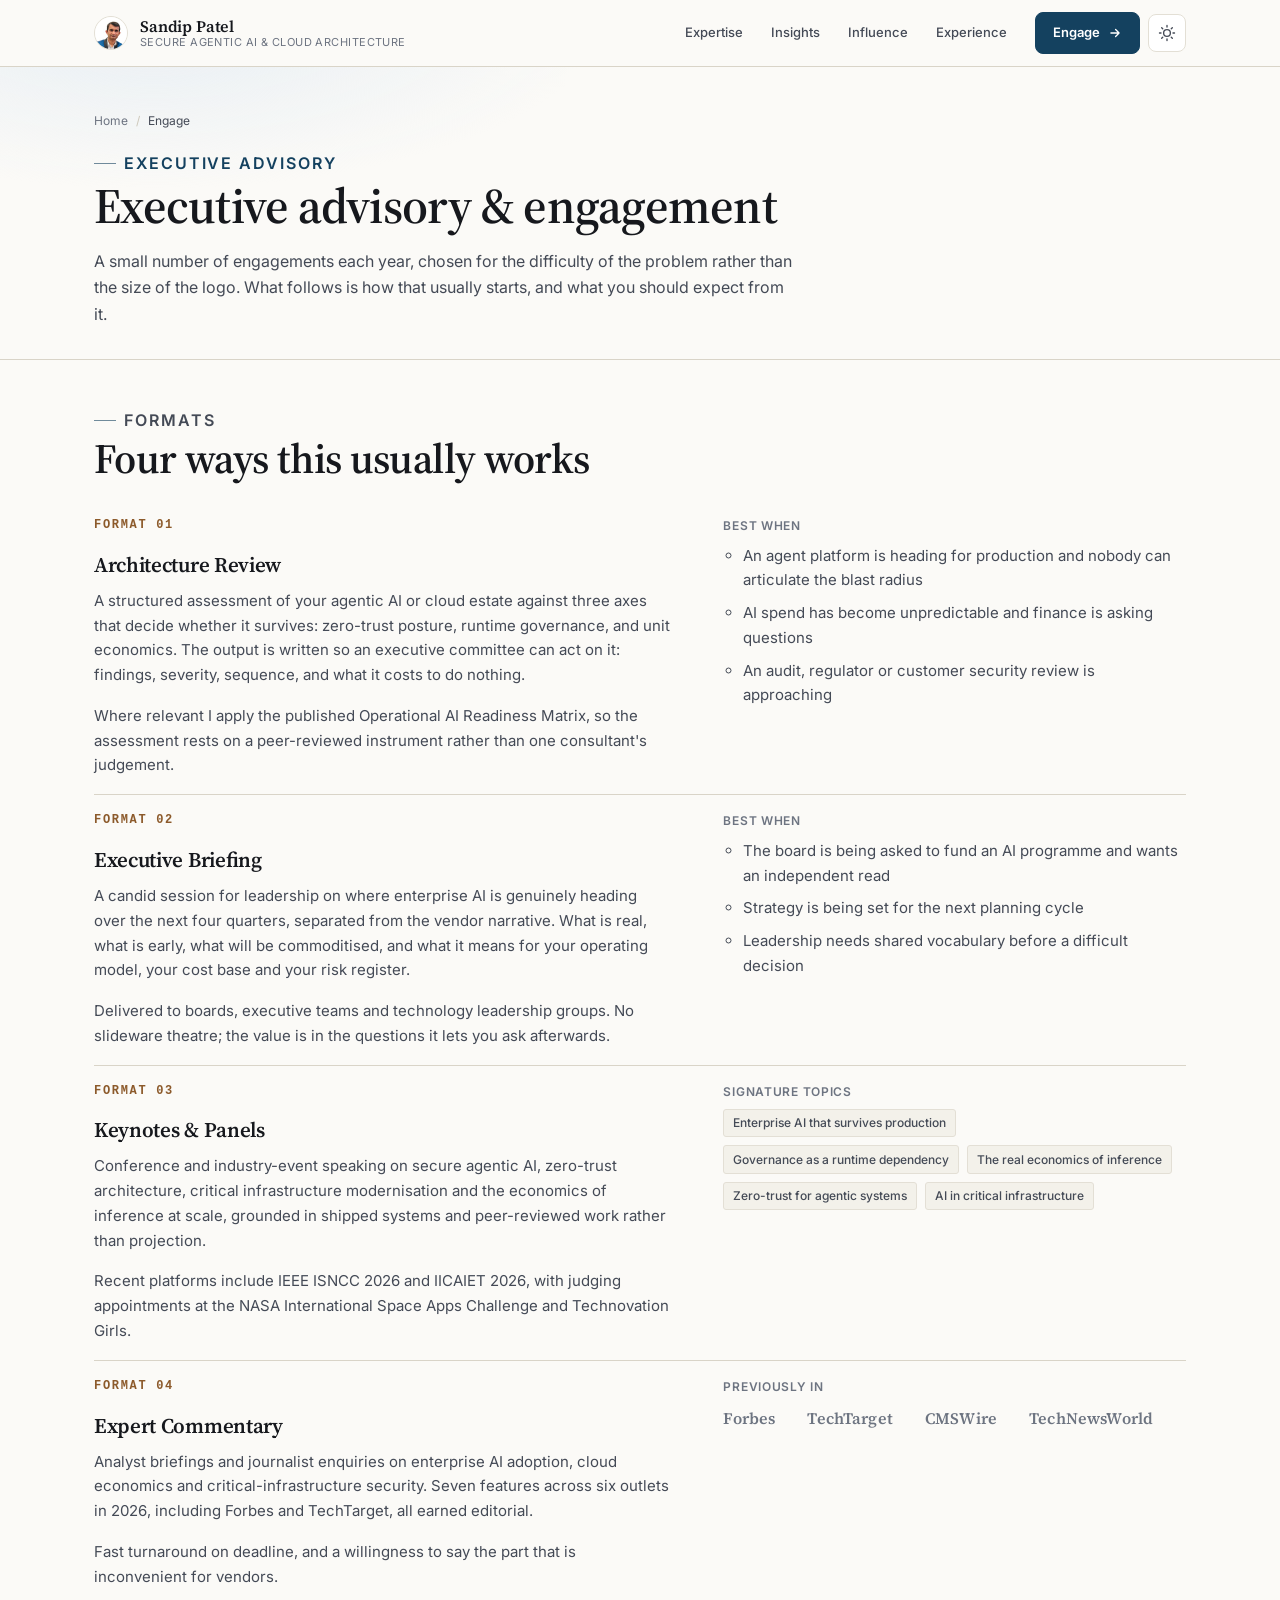
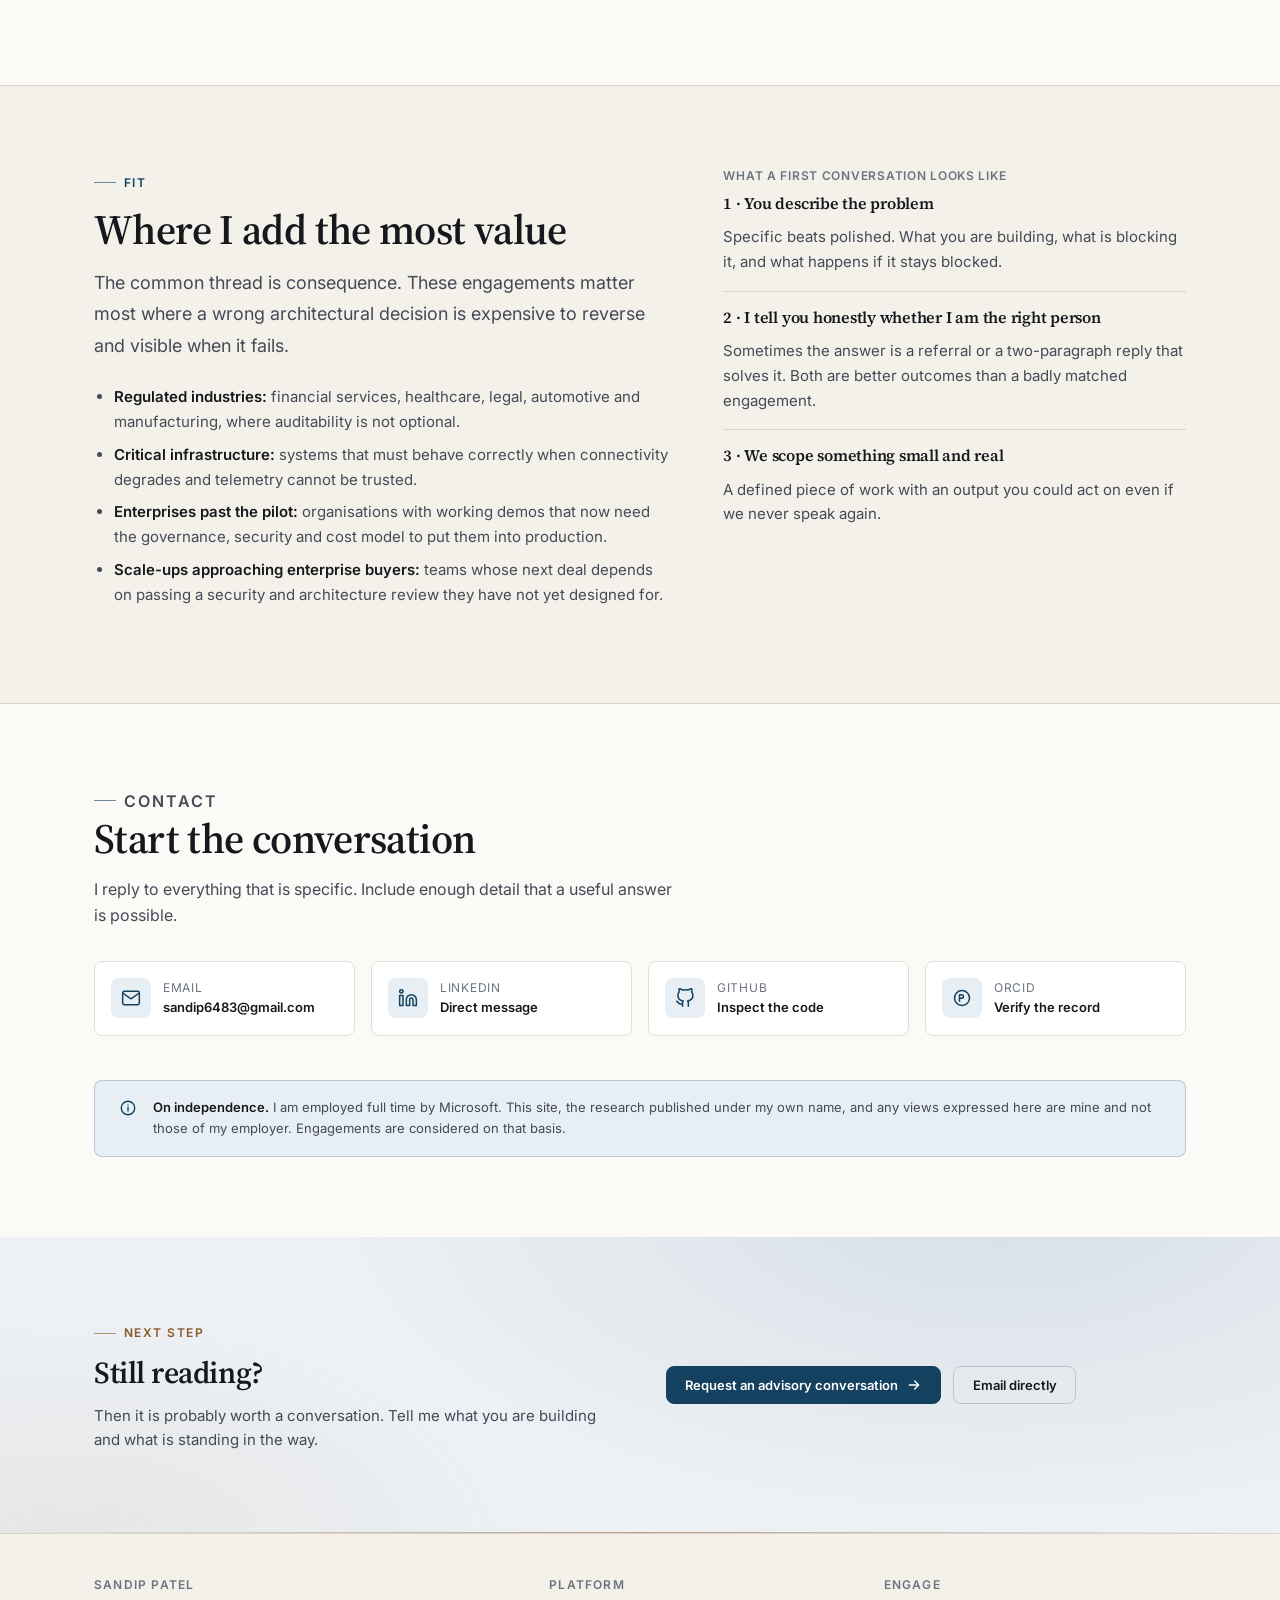
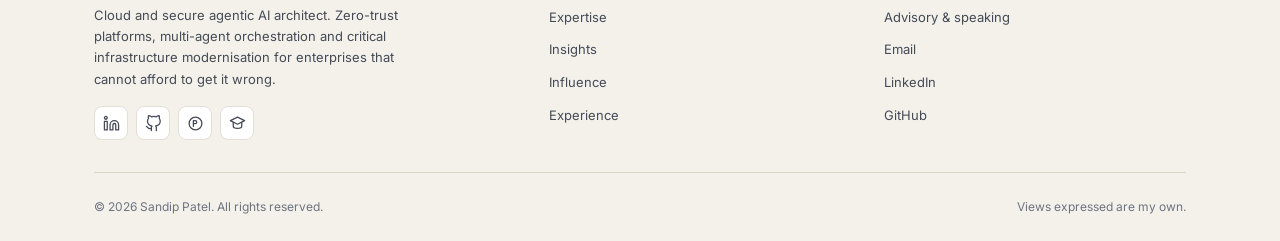
<file: engage.html>
<!DOCTYPE html>
<html lang="en">
<head>
  <meta charset="UTF-8">
  <meta name="viewport" content="width=device-width, initial-scale=1.0">

  <title>Advisory &amp; Speaking | Sandip Patel</title>
  <meta name="description" content="Work with Sandip Patel: architecture review, executive briefing, keynotes and expert commentary on secure agentic AI and cloud architecture.">
  <meta name="author" content="Sandip Patel">
  <meta name="robots" content="index, follow, max-snippet:-1">
  <link rel="canonical" href="https://sandipbpatel.com/engage.html">

  <link rel="icon" href="favicon.ico" sizes="16x16 32x32 48x48">
  <link rel="icon" href="assets/img/icon-32.png" type="image/png" sizes="32x32">
  <link rel="icon" href="assets/img/icon-192.png" type="image/png" sizes="192x192">
  <link rel="apple-touch-icon" href="assets/img/apple-touch-icon.png">
  <link rel="manifest" href="site.webmanifest">
  <meta name="theme-color" content="#fbfaf7" media="(prefers-color-scheme: light)">
  <meta name="theme-color" content="#0e1116" media="(prefers-color-scheme: dark)">

  <!-- Identity: associates this site with the same person across the web -->
  <link rel="me" href="https://www.linkedin.com/in/sandip-patel-93985110">
  <link rel="me" href="https://github.com/sandyshd">
  <link rel="me" href="https://orcid.org/0009-0003-5229-6181">
  <link rel="me" href="https://scholar.google.com/citations?user=6mVOax8AAAAJ">

  <link rel="preconnect" href="https://fonts.googleapis.com">
  <link rel="preconnect" href="https://fonts.gstatic.com" crossorigin>
  <link href="https://fonts.googleapis.com/css2?family=Inter:wght@400;500;600;700&family=Source+Serif+4:ital,opsz,wght@0,8..60,400;0,8..60,600;0,8..60,700;1,8..60,400;1,8..60,600&display=swap" rel="stylesheet">
  <link rel="stylesheet" href="assets/css/styles.css?v=20260925">

  <script>
    (function () {
      try {
        var t = localStorage.getItem('theme') || 'light';
        document.documentElement.setAttribute('data-theme', t);
      } catch (e) { document.documentElement.setAttribute('data-theme', 'light'); }
      document.documentElement.classList.add('has-js');
    })();
  </script>

  <meta property="og:type" content="website">
  <meta property="og:url" content="https://sandipbpatel.com/engage.html">
  <meta property="og:title" content="Advisory &amp; Speaking | Sandip Patel">
  <meta property="og:description" content="Work with Sandip Patel: architecture review, executive briefing, keynotes and expert commentary on secure agentic AI and cloud architecture.">
  <meta property="og:image" content="https://sandipbpatel.com/assets/img/sandip-og.jpg">
  <meta property="og:image:width" content="1200">
  <meta property="og:image:height" content="630">
  <meta property="og:image:type" content="image/jpeg">
  <meta property="og:site_name" content="Sandip Patel">

  <script type="application/ld+json">
  {
    "@context": "https://schema.org",
    "@graph": [
      {
        "@type": "WebPage",
        "@id": "https://sandipbpatel.com/engage.html#page",
        "url": "https://sandipbpatel.com/engage.html",
        "name": "Executive advisory & engagement",
        "description": "Architecture review, executive briefing, keynotes and expert commentary on secure agentic AI and cloud architecture.",
        "inLanguage": "en-US",
        "dateModified": "2026-09-25",
        "isPartOf": {
          "@id": "https://sandipbpatel.com/#website"
        },
        "about": {
          "@id": "https://sandipbpatel.com/#person"
        },
        "primaryImageOfPage": {
          "@id": "https://sandipbpatel.com/#primaryimage"
        },
        "breadcrumb": {
          "@id": "https://sandipbpatel.com/engage.html#breadcrumb"
        }
      },
      {
        "@type": "BreadcrumbList",
        "@id": "https://sandipbpatel.com/engage.html#breadcrumb",
        "itemListElement": [
          {
            "@type": "ListItem",
            "position": 1,
            "name": "Home",
            "item": "https://sandipbpatel.com/"
          },
          {
            "@type": "ListItem",
            "position": 2,
            "name": "Engage",
            "item": "https://sandipbpatel.com/engage.html"
          }
        ]
      },
      {
        "@type": "WebSite",
        "@id": "https://sandipbpatel.com/#website",
        "url": "https://sandipbpatel.com/",
        "name": "Sandip Patel",
        "inLanguage": "en-US",
        "publisher": {
          "@id": "https://sandipbpatel.com/#person"
        }
      },
      {
        "@type": "Person",
        "@id": "https://sandipbpatel.com/#person",
        "name": "Sandip Patel",
        "url": "https://sandipbpatel.com/",
        "jobTitle": "Digital Solution Engineer (Cloud Solution Architect)",
        "worksFor": {
          "@type": "Organization",
          "name": "Microsoft Corporation"
        },
        "sameAs": [
          "https://www.linkedin.com/in/sandip-patel-93985110",
          "https://github.com/sandyshd",
          "https://orcid.org/0009-0003-5229-6181",
          "https://scholar.google.com/citations?user=6mVOax8AAAAJ",
          "https://www.researchgate.net/profile/Sandip-Patel-37",
          "https://www.credly.com/users/sandip-patel.2eb89cc5/badges"
        ]
      }
    ]
  }
  </script>
</head>
<body>
  <a href="#main" class="skip-link">Skip to main content</a>

  <header class="site-header">
    <div class="container site-header__inner">
      <a class="brand" href="index.html">
        <img class="brand__mark" src="assets/img/sandip-avatar.jpg" alt="" width="34" height="34" decoding="async">
        <span class="brand__text">
          <span class="brand__name">Sandip Patel</span>
          <span class="brand__role">Secure Agentic AI &amp; Cloud Architecture</span>
        </span>
      </a>

      <nav class="nav" id="primary-nav" aria-label="Main navigation">
        <a href="expertise.html">Expertise</a>
        <a href="insights.html">Insights</a>
        <a href="influence.html">Influence</a>
        <a href="experience.html">Experience</a>
        <a href="engage.html" class="nav-only-mobile" aria-current="page">Engage</a>
      </nav>

      <div class="header-actions">
        <a class="btn-cta" href="engage.html" aria-current="page">
          Engage
          <svg width="14" height="14" viewBox="0 0 24 24" fill="none" stroke="currentColor" stroke-width="2.2" stroke-linecap="round" stroke-linejoin="round" aria-hidden="true"><path d="M5 12h14M13 6l6 6-6 6"/></svg>
        </a>
        <button class="icon-btn theme-toggle" type="button" aria-pressed="false" aria-label="Toggle colour theme" title="Toggle colour theme">
          <svg class="icon-sun" width="18" height="18" viewBox="0 0 24 24" fill="none" stroke="currentColor" stroke-width="1.8" stroke-linecap="round"><circle cx="12" cy="12" r="4.5"/><path d="M12 2v2M12 20v2M4.9 4.9l1.4 1.4M17.7 17.7l1.4 1.4M2 12h2M20 12h2M4.9 19.1l1.4-1.4M17.7 6.3l1.4-1.4"/></svg>
          <svg class="icon-moon" width="18" height="18" viewBox="0 0 24 24" fill="none" stroke="currentColor" stroke-width="1.8" stroke-linecap="round" stroke-linejoin="round"><path d="M21 12.8A9 9 0 1 1 11.2 3a7 7 0 0 0 9.8 9.8z"/></svg>
        </button>
        <button class="icon-btn nav-toggle" type="button" aria-expanded="false" aria-controls="primary-nav" aria-label="Toggle navigation menu">
          <span class="nav-toggle__bars" aria-hidden="true"><span></span><span></span><span></span></span>
        </button>
      </div>
    </div>
  </header>

  <main id="main">
    <div class="page-head">
      <div class="container">
        <ol class="breadcrumb">
          <li><a href="index.html">Home</a></li>
          <li aria-current="page">Engage</li>
        </ol>
        <p class="eyebrow">Executive advisory</p>
        <h1>Executive advisory &amp; engagement</h1>
        <p>A small number of engagements each year, chosen for the difficulty of the problem rather than the size of the logo. What follows is how that usually starts, and what you should expect from it.</p>
      </div>
    </div>


    <section class="section">
      <div class="container">
        <div class="section-head">
          <p class="eyebrow">Formats</p>
          <h2>Four ways this usually works</h2>
        </div>

        <ol class="rule-list">
          <li>
            <div class="split split--lead">
              <div>
                <p class="pillar__index">FORMAT 01</p>
                <h3 style="font-size:var(--fs-xl)">Architecture Review</h3>
                <p>
                  A structured assessment of your agentic AI or cloud estate against three axes that decide whether
                  it survives: zero-trust posture, runtime governance, and unit economics. The output is written so
                  an executive committee can act on it: findings, severity, sequence, and what it costs to do
                  nothing.
                </p>
                <p>
                  Where relevant I apply the published Operational AI Readiness Matrix, so the assessment rests on a
                  peer-reviewed instrument rather than one consultant's judgement.
                </p>
              </div>
              <div>
                <p class="card__meta">Best when</p>
                <ul>
                  <li>An agent platform is heading for production and nobody can articulate the blast radius</li>
                  <li>AI spend has become unpredictable and finance is asking questions</li>
                  <li>An audit, regulator or customer security review is approaching</li>
                </ul>
              </div>
            </div>
          </li>

          <li>
            <div class="split split--lead">
              <div>
                <p class="pillar__index">FORMAT 02</p>
                <h3 style="font-size:var(--fs-xl)">Executive Briefing</h3>
                <p>
                  A candid session for leadership on where enterprise AI is genuinely heading over the next four
                  quarters, separated from the vendor narrative. What is real, what is early, what will be
                  commoditised, and what it means for your operating model, your cost base and your risk register.
                </p>
                <p>
                  Delivered to boards, executive teams and technology leadership groups. No slideware theatre; the
                  value is in the questions it lets you ask afterwards.
                </p>
              </div>
              <div>
                <p class="card__meta">Best when</p>
                <ul>
                  <li>The board is being asked to fund an AI programme and wants an independent read</li>
                  <li>Strategy is being set for the next planning cycle</li>
                  <li>Leadership needs shared vocabulary before a difficult decision</li>
                </ul>
              </div>
            </div>
          </li>

          <li>
            <div class="split split--lead">
              <div>
                <p class="pillar__index">FORMAT 03</p>
                <h3 style="font-size:var(--fs-xl)">Keynotes &amp; Panels</h3>
                <p>
                  Conference and industry-event speaking on secure agentic AI, zero-trust architecture, critical
                  infrastructure modernisation and the economics of inference at scale, grounded in shipped systems
                  and peer-reviewed work rather than projection.
                </p>
                <p>
                  Recent platforms include IEEE ISNCC 2026 and IICAIET 2026, with judging appointments at the NASA
                  International Space Apps Challenge and Technovation Girls.
                </p>
              </div>
              <div>
                <p class="card__meta">Signature topics</p>
                <ul class="taglist">
                  <li><span class="tag">Enterprise AI that survives production</span></li>
                  <li><span class="tag">Governance as a runtime dependency</span></li>
                  <li><span class="tag">The real economics of inference</span></li>
                  <li><span class="tag">Zero-trust for agentic systems</span></li>
                  <li><span class="tag">AI in critical infrastructure</span></li>
                </ul>
              </div>
            </div>
          </li>

          <li>
            <div class="split split--lead">
              <div>
                <p class="pillar__index">FORMAT 04</p>
                <h3 style="font-size:var(--fs-xl)">Expert Commentary</h3>
                <p>
                  Analyst briefings and journalist enquiries on enterprise AI adoption, cloud economics and
                  critical-infrastructure security. Seven features across six outlets in 2026, including Forbes and
                  TechTarget, all earned editorial.
                </p>
                <p>
                  Fast turnaround on deadline, and a willingness to say the part that is inconvenient for vendors.
                </p>
              </div>
              <div>
                <p class="card__meta">Previously in</p>
                <ul class="logo-strip" style="padding-block:0">
                  <li><a href="influence.html#media">Forbes</a></li>
                  <li><a href="influence.html#media">TechTarget</a></li>
                  <li><a href="influence.html#media">CMSWire</a></li>
                  <li><a href="influence.html#media">TechNewsWorld</a></li>
                </ul>
              </div>
            </div>
          </li>
        </ol>
      </div>
    </section>

    <section class="section section--sunken">
      <div class="container">
        <div class="split split--lead">
          <div>
            <p class="eyebrow">Fit</p>
            <h2>Where I add the most value</h2>
            <p class="lead">
              The common thread is consequence. These engagements matter most where a wrong architectural decision
              is expensive to reverse and visible when it fails.
            </p>
            <ul style="margin-top:var(--sp-5)">
              <li><strong>Regulated industries:</strong> financial services, healthcare, legal, automotive and manufacturing, where auditability is not optional.</li>
              <li><strong>Critical infrastructure:</strong> systems that must behave correctly when connectivity degrades and telemetry cannot be trusted.</li>
              <li><strong>Enterprises past the pilot:</strong> organisations with working demos that now need the governance, security and cost model to put them into production.</li>
              <li><strong>Scale-ups approaching enterprise buyers:</strong> teams whose next deal depends on passing a security and architecture review they have not yet designed for.</li>
            </ul>
          </div>
          <div>
            <p class="card__meta">What a first conversation looks like</p>
            <ol class="rule-list">
              <li>
                <h3 style="font-size:var(--fs-md)">1 &#183; You describe the problem</h3>
                <p>Specific beats polished. What you are building, what is blocking it, and what happens if it stays blocked.</p>
              </li>
              <li>
                <h3 style="font-size:var(--fs-md)">2 &#183; I tell you honestly whether I am the right person</h3>
                <p>Sometimes the answer is a referral or a two-paragraph reply that solves it. Both are better outcomes than a badly matched engagement.</p>
              </li>
              <li>
                <h3 style="font-size:var(--fs-md)">3 &#183; We scope something small and real</h3>
                <p>A defined piece of work with an output you could act on even if we never speak again.</p>
              </li>
            </ol>
          </div>
        </div>
      </div>
    </section>

    <section class="section" id="contact">
      <div class="container">
        <div class="section-head">
          <p class="eyebrow">Contact</p>
          <h2>Start the conversation</h2>
          <p>I reply to everything that is specific. Include enough detail that a useful answer is possible.</p>
        </div>

        <ul class="contact-links reveal">
          <li>
            <a class="contact-link" href="mailto:sandip6483@gmail.com?subject=Advisory%20enquiry">
              <span class="contact-link__icon">
                <svg width="20" height="20" viewBox="0 0 24 24" fill="none" stroke="currentColor" stroke-width="1.8" stroke-linecap="round" stroke-linejoin="round"><rect x="2" y="4" width="20" height="16" rx="2"/><path d="m22 6-10 7L2 6"/></svg>
              </span>
              <span>
                <span class="contact-link__label">Email</span>
                <span class="contact-link__value">sandip6483@gmail.com</span>
              </span>
            </a>
          </li>
          <li>
            <a class="contact-link" href="https://www.linkedin.com/in/sandip-patel-93985110" target="_blank" rel="noopener noreferrer">
              <span class="contact-link__icon">
                <svg width="20" height="20" viewBox="0 0 24 24" fill="none" stroke="currentColor" stroke-width="1.8" stroke-linecap="round" stroke-linejoin="round"><path d="M16 8a6 6 0 0 1 6 6v7h-4v-7a2 2 0 0 0-4 0v7h-4v-7a6 6 0 0 1 6-6z"/><rect x="2" y="9" width="4" height="12"/><circle cx="4" cy="4" r="2"/></svg>
              </span>
              <span>
                <span class="contact-link__label">LinkedIn</span>
                <span class="contact-link__value">Direct message</span>
              </span>
            </a>
          </li>
          <li>
            <a class="contact-link" href="https://github.com/sandyshd" target="_blank" rel="noopener noreferrer">
              <span class="contact-link__icon">
                <svg width="20" height="20" viewBox="0 0 24 24" fill="none" stroke="currentColor" stroke-width="1.8" stroke-linecap="round" stroke-linejoin="round"><path d="M9 19c-5 1.5-5-2.5-7-3m14 6v-3.9a3.4 3.4 0 0 0-.9-2.6c3.1-.4 6.4-1.5 6.4-7A5.4 5.4 0 0 0 20 4.8 5.1 5.1 0 0 0 19.9 1S18.7.6 16 2.5a13.4 13.4 0 0 0-7 0C6.3.6 5.1 1 5.1 1A5.1 5.1 0 0 0 5 4.8 5.4 5.4 0 0 0 3.5 8.6c0 5.4 3.3 6.6 6.4 7a3.4 3.4 0 0 0-.9 2.6V22"/></svg>
              </span>
              <span>
                <span class="contact-link__label">GitHub</span>
                <span class="contact-link__value">Inspect the code</span>
              </span>
            </a>
          </li>
          <li>
            <a class="contact-link" href="https://orcid.org/0009-0003-5229-6181" target="_blank" rel="noopener noreferrer">
              <span class="contact-link__icon">
                <svg width="20" height="20" viewBox="0 0 24 24" fill="none" stroke="currentColor" stroke-width="1.8" stroke-linecap="round" stroke-linejoin="round"><circle cx="12" cy="12" r="9"/><path d="M9 16V8M9 8h2.6a2.1 2.1 0 1 1 0 4.2H9"/></svg>
              </span>
              <span>
                <span class="contact-link__label">ORCID</span>
                <span class="contact-link__value">Verify the record</span>
              </span>
            </a>
          </li>
        </ul>

        <div class="callout" style="margin-top:var(--sp-7)">
          <svg width="18" height="18" viewBox="0 0 24 24" fill="none" stroke="currentColor" stroke-width="1.8" stroke-linecap="round" stroke-linejoin="round"><circle cx="12" cy="12" r="9"/><path d="M12 16v-5M12 8h.01"/></svg>
          <p>
            <strong>On independence.</strong> I am employed full time by Microsoft. This site, the research
            published under my own name, and any views expressed here are mine and not those of my employer.
            Engagements are considered on that basis.
          </p>
        </div>
      </div>
    </section>

    <section class="band-feature section section--dark">
      <div class="container">
        <div class="split" style="align-items:center">
          <div>
            <p class="eyebrow">Next step</p>
            <h2 style="font-size:var(--fs-2xl)">Still reading?</h2>
            <p style="margin-bottom:0">Then it is probably worth a conversation. Tell me what you are building and what is standing in the way.</p>
          </div>
          <div class="btn-group" style="justify-content:flex-start">
            <a class="btn btn-primary" href="engage.html">
              Request an advisory conversation
              <svg width="16" height="16" viewBox="0 0 24 24" fill="none" stroke="currentColor" stroke-width="2" stroke-linecap="round" stroke-linejoin="round"><path d="M5 12h14M13 6l6 6-6 6"/></svg>
            </a>
            <a class="btn btn-outline" href="mailto:sandip6483@gmail.com">Email directly</a>
          </div>
        </div>
      </div>
    </section>
  </main>

  <footer class="site-footer">
    <div class="container">
      <div class="footer-grid">
        <div class="footer-col footer-about">
          <h4>Sandip Patel</h4>
          <p>
            Cloud and secure agentic AI architect. Zero-trust platforms, multi-agent orchestration and critical
            infrastructure modernisation for enterprises that cannot afford to get it wrong.
          </p>
          <div class="social-row" style="margin-top:var(--sp-4)">
            <a href="https://www.linkedin.com/in/sandip-patel-93985110" target="_blank" rel="noopener noreferrer" aria-label="LinkedIn">
              <svg width="17" height="17" viewBox="0 0 24 24" fill="none" stroke="currentColor" stroke-width="1.8" stroke-linecap="round" stroke-linejoin="round"><path d="M16 8a6 6 0 0 1 6 6v7h-4v-7a2 2 0 0 0-4 0v7h-4v-7a6 6 0 0 1 6-6z"/><rect x="2" y="9" width="4" height="12"/><circle cx="4" cy="4" r="2"/></svg>
            </a>
            <a href="https://github.com/sandyshd" target="_blank" rel="noopener noreferrer" aria-label="GitHub">
              <svg width="17" height="17" viewBox="0 0 24 24" fill="none" stroke="currentColor" stroke-width="1.8" stroke-linecap="round" stroke-linejoin="round"><path d="M9 19c-5 1.5-5-2.5-7-3m14 6v-3.9a3.4 3.4 0 0 0-.9-2.6c3.1-.4 6.4-1.5 6.4-7A5.4 5.4 0 0 0 20 4.8 5.1 5.1 0 0 0 19.9 1S18.7.6 16 2.5a13.4 13.4 0 0 0-7 0C6.3.6 5.1 1 5.1 1A5.1 5.1 0 0 0 5 4.8 5.4 5.4 0 0 0 3.5 8.6c0 5.4 3.3 6.6 6.4 7a3.4 3.4 0 0 0-.9 2.6V22"/></svg>
            </a>
            <a href="https://orcid.org/0009-0003-5229-6181" target="_blank" rel="noopener noreferrer" aria-label="ORCID">
              <svg width="17" height="17" viewBox="0 0 24 24" fill="none" stroke="currentColor" stroke-width="1.8" stroke-linecap="round" stroke-linejoin="round"><circle cx="12" cy="12" r="9"/><path d="M9 16V8M9 8h2.6a2.1 2.1 0 1 1 0 4.2H9"/></svg>
            </a>
            <a href="https://scholar.google.com/citations?user=6mVOax8AAAAJ" target="_blank" rel="noopener noreferrer" aria-label="Google Scholar">
              <svg width="17" height="17" viewBox="0 0 24 24" fill="none" stroke="currentColor" stroke-width="1.8" stroke-linecap="round" stroke-linejoin="round"><path d="M12 3 2 8l10 5 10-5-10-5z"/><path d="M6 10.5V16c0 1.7 2.7 3 6 3s6-1.3 6-3v-5.5"/></svg>
            </a>
          </div>
        </div>

        <div class="footer-col">
          <h4>Platform</h4>
          <ul>
            <li><a href="expertise.html">Expertise</a></li>
            <li><a href="insights.html">Insights</a></li>
            <li><a href="influence.html">Influence</a></li>
            <li><a href="experience.html">Experience</a></li>
          </ul>
        </div>

        <div class="footer-col">
          <h4>Engage</h4>
          <ul>
            <li><a href="engage.html">Advisory &amp; speaking</a></li>
            <li><a href="mailto:sandip6483@gmail.com">Email</a></li>
            <li><a href="https://www.linkedin.com/in/sandip-patel-93985110" target="_blank" rel="noopener noreferrer">LinkedIn</a></li>
            <li><a href="https://github.com/sandyshd" target="_blank" rel="noopener noreferrer">GitHub</a></li>
          </ul>
        </div>
      </div>

      <div class="footer-bottom">
        <p>&copy; <span data-year>2026</span> Sandip Patel. All rights reserved.</p>
        <p>Views expressed are my own.</p>
      </div>
    </div>
  </footer>

  <button class="to-top" type="button" aria-label="Back to top">
    <svg width="18" height="18" viewBox="0 0 24 24" fill="none" stroke="currentColor" stroke-width="2" stroke-linecap="round" stroke-linejoin="round"><path d="M12 19V5M5 12l7-7 7 7"/></svg>
  </button>

  <script src="assets/js/main.js?v=20260925" defer></script>
</body>
</html>
</file>
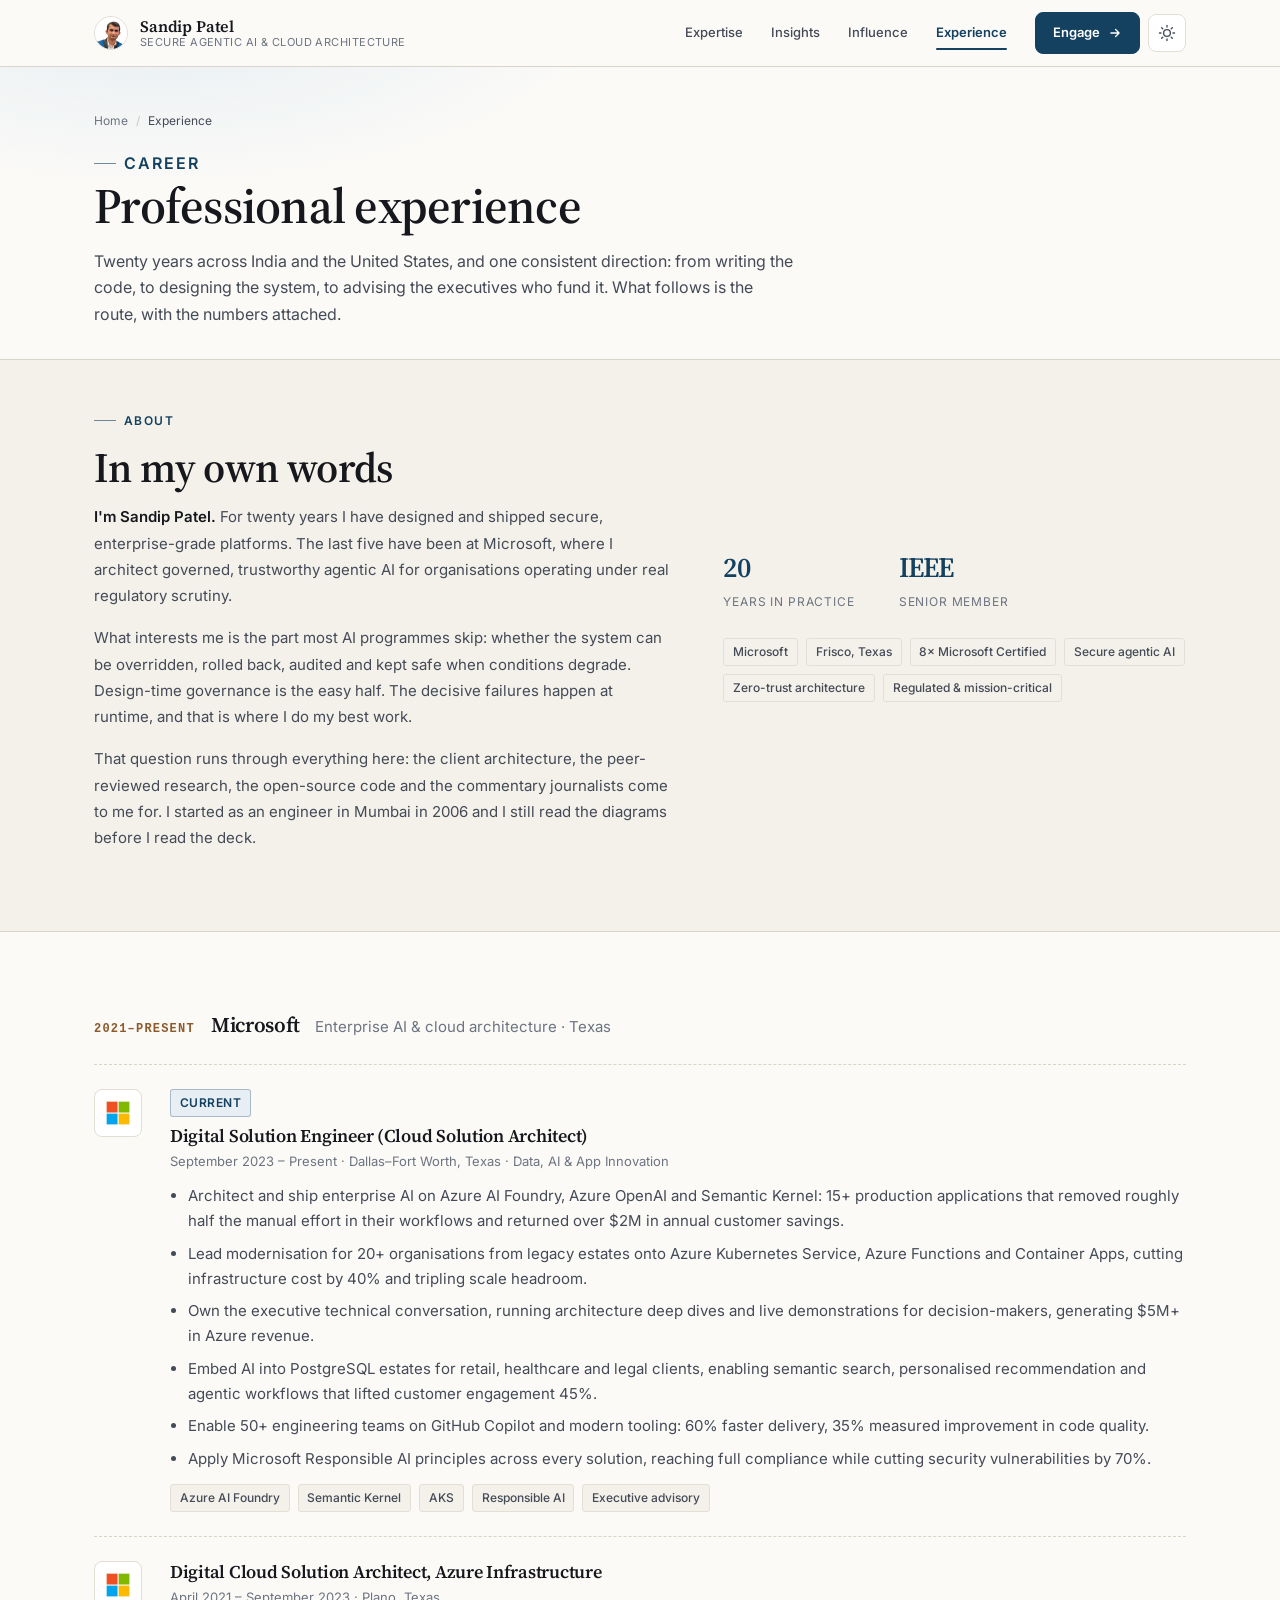
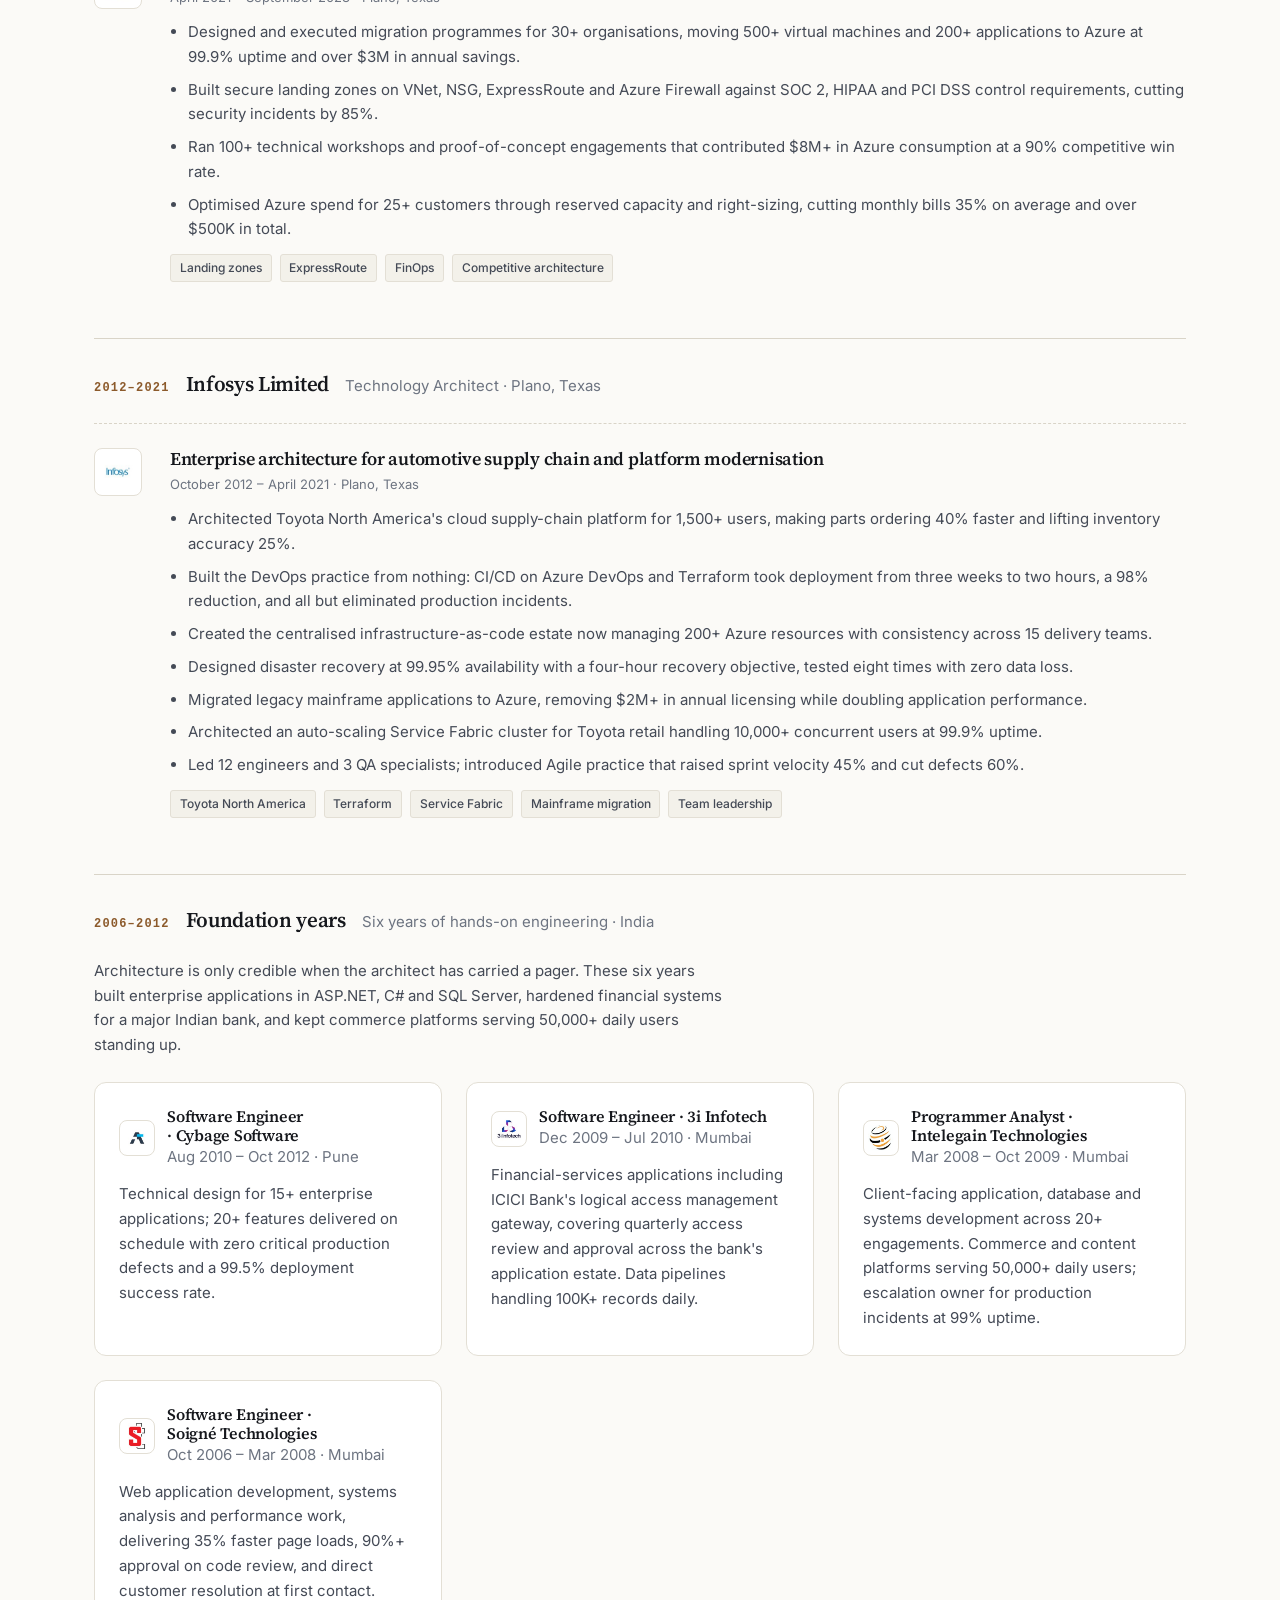
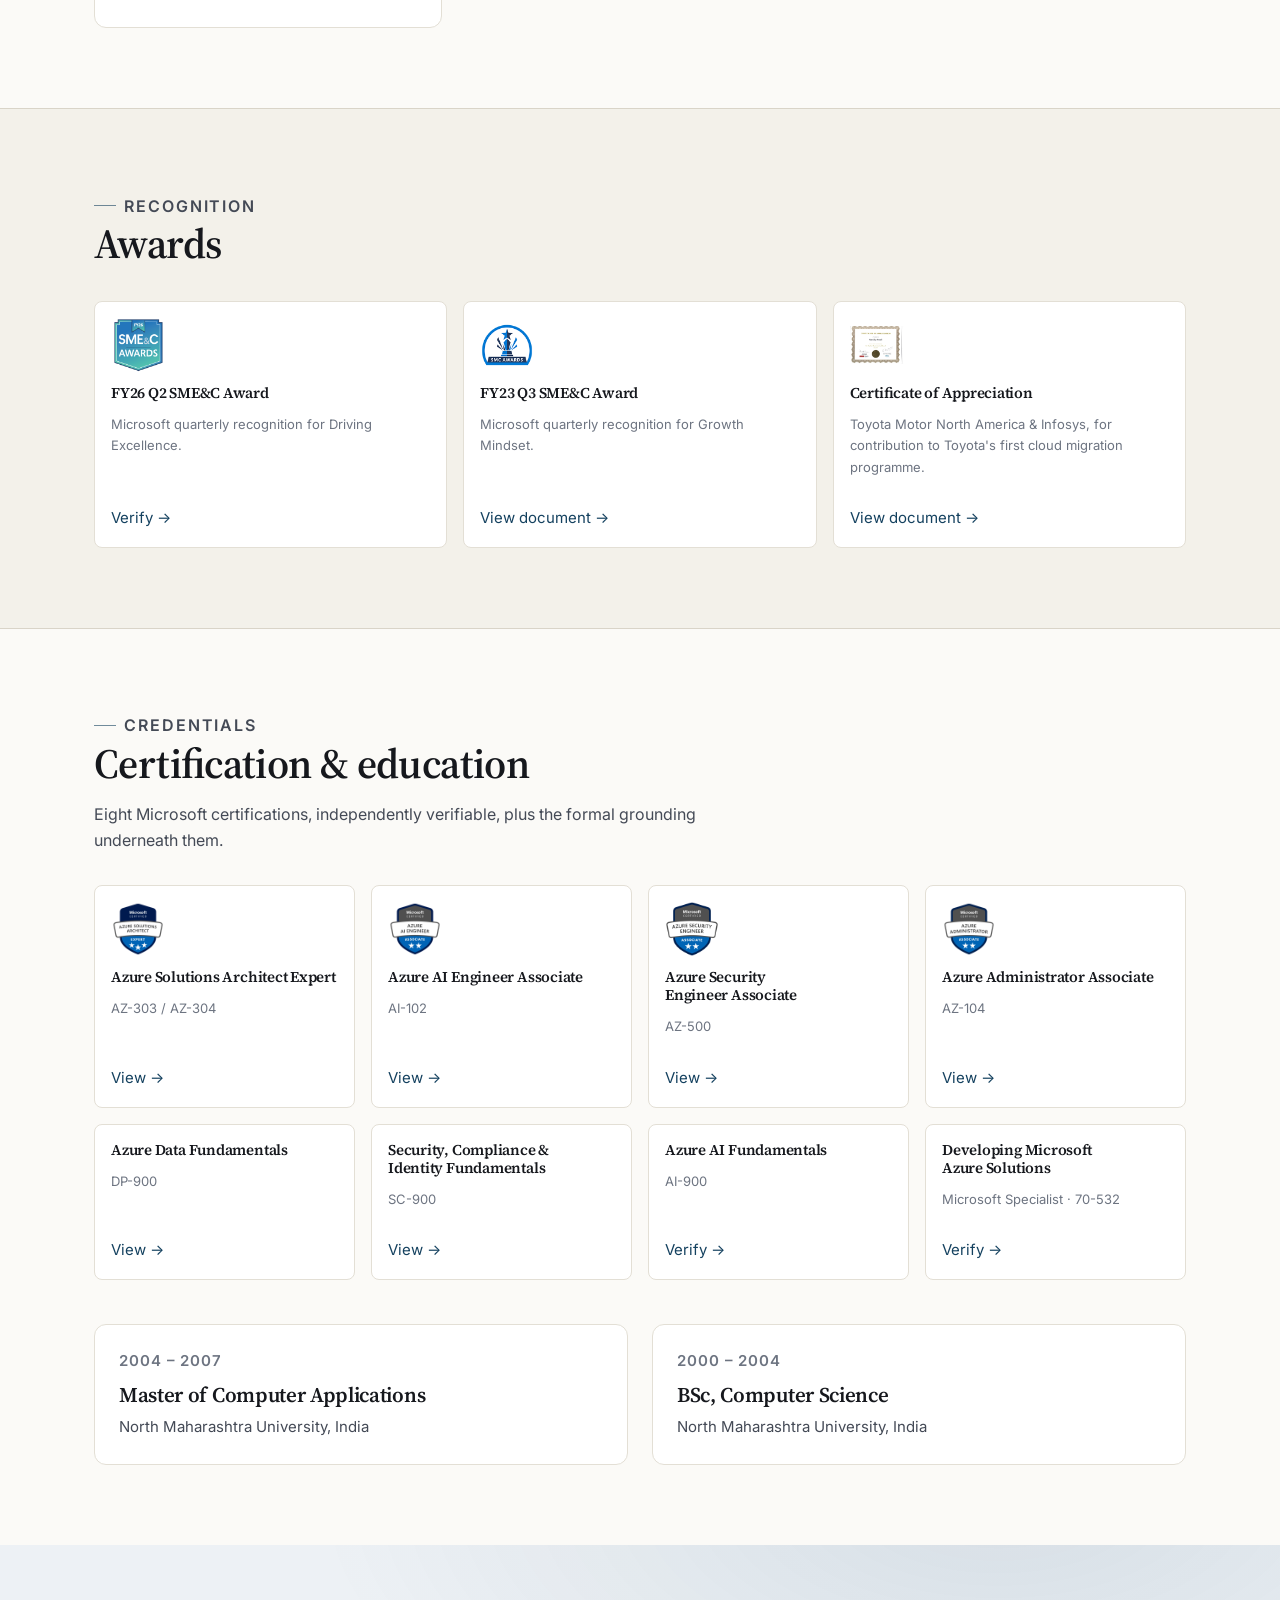
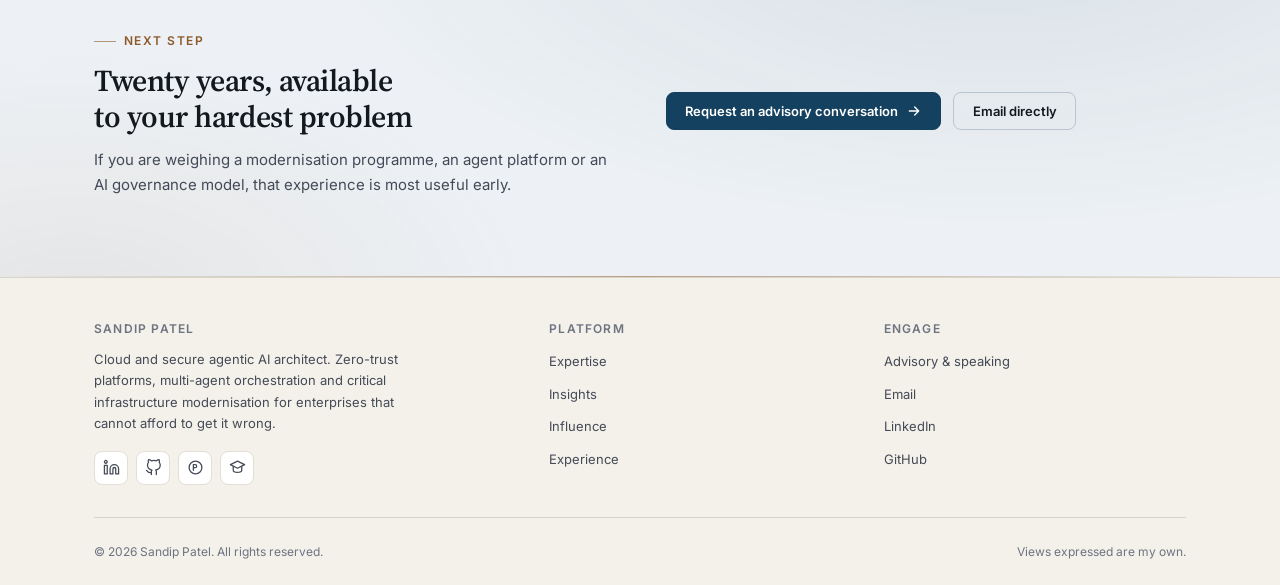
<file: experience.html>
<!DOCTYPE html>
<html lang="en">
<head>
  <meta charset="UTF-8">
  <meta name="viewport" content="width=device-width, initial-scale=1.0">

  <title>Experience | Sandip Patel</title>
  <meta name="description" content="Twenty years of Sandip Patel across Microsoft and Infosys: 700+ workloads migrated, $13M+ cloud revenue influenced, 8 Microsoft certifications.">
  <meta name="author" content="Sandip Patel">
  <meta name="robots" content="index, follow, max-snippet:-1">
  <link rel="canonical" href="https://sandipbpatel.com/experience.html">

  <link rel="icon" href="favicon.ico" sizes="16x16 32x32 48x48">
  <link rel="icon" href="assets/img/icon-32.png" type="image/png" sizes="32x32">
  <link rel="icon" href="assets/img/icon-192.png" type="image/png" sizes="192x192">
  <link rel="apple-touch-icon" href="assets/img/apple-touch-icon.png">
  <link rel="manifest" href="site.webmanifest">
  <meta name="theme-color" content="#fbfaf7" media="(prefers-color-scheme: light)">
  <meta name="theme-color" content="#0e1116" media="(prefers-color-scheme: dark)">

  <!-- Identity: associates this site with the same person across the web -->
  <link rel="me" href="https://www.linkedin.com/in/sandip-patel-93985110">
  <link rel="me" href="https://github.com/sandyshd">
  <link rel="me" href="https://orcid.org/0009-0003-5229-6181">
  <link rel="me" href="https://scholar.google.com/citations?user=6mVOax8AAAAJ">

  <link rel="preconnect" href="https://fonts.googleapis.com">
  <link rel="preconnect" href="https://fonts.gstatic.com" crossorigin>
  <link href="https://fonts.googleapis.com/css2?family=Inter:wght@400;500;600;700&family=Source+Serif+4:ital,opsz,wght@0,8..60,400;0,8..60,600;0,8..60,700;1,8..60,400;1,8..60,600&display=swap" rel="stylesheet">
  <link rel="stylesheet" href="assets/css/styles.css?v=20260925">

  <script>
    (function () {
      try {
        var t = localStorage.getItem('theme') || 'light';
        document.documentElement.setAttribute('data-theme', t);
      } catch (e) { document.documentElement.setAttribute('data-theme', 'light'); }
      document.documentElement.classList.add('has-js');
    })();
  </script>

  <meta property="og:type" content="website">
  <meta property="og:url" content="https://sandipbpatel.com/experience.html">
  <meta property="og:title" content="Experience | Sandip Patel">
  <meta property="og:description" content="Twenty years of Sandip Patel across Microsoft and Infosys: 700+ workloads migrated, $13M+ cloud revenue influenced, 8 Microsoft certifications.">
  <meta property="og:image" content="https://sandipbpatel.com/assets/img/sandip-og.jpg">
  <meta property="og:image:width" content="1200">
  <meta property="og:image:height" content="630">
  <meta property="og:image:type" content="image/jpeg">
  <meta property="og:site_name" content="Sandip Patel">

  <script type="application/ld+json">
  {
    "@context": "https://schema.org",
    "@graph": [
      {
        "@type": "WebPage",
        "@id": "https://sandipbpatel.com/experience.html#page",
        "url": "https://sandipbpatel.com/experience.html",
        "name": "Professional experience",
        "description": "Twenty years across Microsoft, Infosys and the foundation years, with credentials, recognition and education.",
        "inLanguage": "en-US",
        "dateModified": "2026-09-25",
        "isPartOf": {
          "@id": "https://sandipbpatel.com/#website"
        },
        "about": {
          "@id": "https://sandipbpatel.com/#person"
        },
        "primaryImageOfPage": {
          "@id": "https://sandipbpatel.com/#primaryimage"
        },
        "breadcrumb": {
          "@id": "https://sandipbpatel.com/experience.html#breadcrumb"
        }
      },
      {
        "@type": "BreadcrumbList",
        "@id": "https://sandipbpatel.com/experience.html#breadcrumb",
        "itemListElement": [
          {
            "@type": "ListItem",
            "position": 1,
            "name": "Home",
            "item": "https://sandipbpatel.com/"
          },
          {
            "@type": "ListItem",
            "position": 2,
            "name": "Experience",
            "item": "https://sandipbpatel.com/experience.html"
          }
        ]
      },
      {
        "@type": "WebSite",
        "@id": "https://sandipbpatel.com/#website",
        "url": "https://sandipbpatel.com/",
        "name": "Sandip Patel",
        "inLanguage": "en-US",
        "publisher": {
          "@id": "https://sandipbpatel.com/#person"
        }
      },
      {
        "@type": "Person",
        "@id": "https://sandipbpatel.com/#person",
        "name": "Sandip Patel",
        "url": "https://sandipbpatel.com/",
        "jobTitle": "Digital Solution Engineer (Cloud Solution Architect)",
        "worksFor": {
          "@type": "Organization",
          "name": "Microsoft Corporation"
        },
        "sameAs": [
          "https://www.linkedin.com/in/sandip-patel-93985110",
          "https://github.com/sandyshd",
          "https://orcid.org/0009-0003-5229-6181",
          "https://scholar.google.com/citations?user=6mVOax8AAAAJ",
          "https://www.researchgate.net/profile/Sandip-Patel-37",
          "https://www.credly.com/users/sandip-patel.2eb89cc5/badges"
        ]
      }
    ]
  }
  </script>
</head>
<body>
  <a href="#main" class="skip-link">Skip to main content</a>

  <header class="site-header">
    <div class="container site-header__inner">
      <a class="brand" href="index.html">
        <img class="brand__mark" src="assets/img/sandip-avatar.jpg" alt="" width="34" height="34" decoding="async">
        <span class="brand__text">
          <span class="brand__name">Sandip Patel</span>
          <span class="brand__role">Secure Agentic AI &amp; Cloud Architecture</span>
        </span>
      </a>

      <nav class="nav" id="primary-nav" aria-label="Main navigation">
        <a href="expertise.html">Expertise</a>
        <a href="insights.html">Insights</a>
        <a href="influence.html">Influence</a>
        <a href="experience.html" aria-current="page">Experience</a>
        <a href="engage.html" class="nav-only-mobile">Engage</a>
      </nav>

      <div class="header-actions">
        <a class="btn-cta" href="engage.html">
          Engage
          <svg width="14" height="14" viewBox="0 0 24 24" fill="none" stroke="currentColor" stroke-width="2.2" stroke-linecap="round" stroke-linejoin="round" aria-hidden="true"><path d="M5 12h14M13 6l6 6-6 6"/></svg>
        </a>
        <button class="icon-btn theme-toggle" type="button" aria-pressed="false" aria-label="Toggle colour theme" title="Toggle colour theme">
          <svg class="icon-sun" width="18" height="18" viewBox="0 0 24 24" fill="none" stroke="currentColor" stroke-width="1.8" stroke-linecap="round"><circle cx="12" cy="12" r="4.5"/><path d="M12 2v2M12 20v2M4.9 4.9l1.4 1.4M17.7 17.7l1.4 1.4M2 12h2M20 12h2M4.9 19.1l1.4-1.4M17.7 6.3l1.4-1.4"/></svg>
          <svg class="icon-moon" width="18" height="18" viewBox="0 0 24 24" fill="none" stroke="currentColor" stroke-width="1.8" stroke-linecap="round" stroke-linejoin="round"><path d="M21 12.8A9 9 0 1 1 11.2 3a7 7 0 0 0 9.8 9.8z"/></svg>
        </button>
        <button class="icon-btn nav-toggle" type="button" aria-expanded="false" aria-controls="primary-nav" aria-label="Toggle navigation menu">
          <span class="nav-toggle__bars" aria-hidden="true"><span></span><span></span><span></span></span>
        </button>
      </div>
    </div>
  </header>

  <main id="main">
    <div class="page-head">
      <div class="container">
        <ol class="breadcrumb">
          <li><a href="index.html">Home</a></li>
          <li aria-current="page">Experience</li>
        </ol>
        <p class="eyebrow">Career</p>
        <h1>Professional experience</h1>
        <p>Twenty years across India and the United States, and one consistent direction: from writing the code, to designing the system, to advising the executives who fund it. What follows is the route, with the numbers attached.</p>
      </div>
    </div>


    <section class="section section--sunken" id="about">
      <div class="container">
        <div class="split split--lead" style="align-items:center">
          <div>
            <p class="eyebrow">About</p>
            <h2>In my own words</h2>
            <div class="prose stack">
              <p>
                <strong>I'm Sandip Patel.</strong> For twenty years I have designed and shipped secure,
                enterprise-grade platforms. The last five have been at Microsoft, where I architect
                governed, trustworthy agentic AI for organisations operating under real regulatory scrutiny.
              </p>
              <p>
                What interests me is the part most AI programmes skip: whether the system can be overridden,
                rolled back, audited and kept safe when conditions degrade. Design-time governance is the easy
                half. The decisive failures happen at runtime, and that is where I do my best work.
              </p>
              <p>
                That question runs through everything here: the client architecture, the peer-reviewed
                research, the open-source code and the commentary journalists come to me for. I started as an
                engineer in Mumbai in 2006 and I still read the diagrams before I read the deck.
              </p>
            </div>
          </div>

          <div>
            <ul class="stat-line" style="margin-bottom:var(--sp-5)">
              <li><b>20</b><span>Years in practice</span></li>
              <li><b>IEEE</b><span>Senior Member</span></li>
            </ul>
            <ul class="taglist">
              <li><span class="tag">Microsoft</span></li>
              <li><span class="tag">Frisco, Texas</span></li>
              <li><span class="tag">8× Microsoft Certified</span></li>
              <li><span class="tag">Secure agentic AI</span></li>
              <li><span class="tag">Zero-trust architecture</span></li>
              <li><span class="tag">Regulated &amp; mission-critical</span></li>
            </ul>
          </div>
        </div>
      </div>
    </section>

    <section class="section">
      <div class="container">
        <div class="reveal">

          <div class="era">
            <div class="era__head">
              <span class="era__span">2021&#8211;PRESENT</span>
              <h2 class="era__title">Microsoft</h2>
              <p class="era__summary">Enterprise AI &amp; cloud architecture &#183; Texas</p>
            </div>

            <div class="role-block">
              <img decoding="async" width="48" height="48" class="role-block__logo" src="assets/img/companylogo/microsoft_logo.jpg" alt="Microsoft logo" loading="lazy">
              <div>
                <div class="pub__head"><span class="badge badge--published">Current</span></div>
                <h3 class="role__title">Digital Solution Engineer (Cloud Solution Architect)</h3>
                <p class="role__period">September 2023 &#8211; Present &#183; Dallas&#8211;Fort Worth, Texas &#183; Data, AI &amp; App Innovation</p>
                <ul class="role__points">
                  <li>Architect and ship enterprise AI on Azure AI Foundry, Azure OpenAI and Semantic Kernel: 15+ production applications that removed roughly half the manual effort in their workflows and returned over $2M in annual customer savings.</li>
                  <li>Lead modernisation for 20+ organisations from legacy estates onto Azure Kubernetes Service, Azure Functions and Container Apps, cutting infrastructure cost by 40% and tripling scale headroom.</li>
                  <li>Own the executive technical conversation, running architecture deep dives and live demonstrations for decision-makers, generating $5M+ in Azure revenue.</li>
                  <li>Embed AI into PostgreSQL estates for retail, healthcare and legal clients, enabling semantic search, personalised recommendation and agentic workflows that lifted customer engagement 45%.</li>
                  <li>Enable 50+ engineering teams on GitHub Copilot and modern tooling: 60% faster delivery, 35% measured improvement in code quality.</li>
                  <li>Apply Microsoft Responsible AI principles across every solution, reaching full compliance while cutting security vulnerabilities by 70%.</li>
                </ul>
                <ul class="taglist">
                  <li><span class="tag">Azure AI Foundry</span></li>
                  <li><span class="tag">Semantic Kernel</span></li>
                  <li><span class="tag">AKS</span></li>
                  <li><span class="tag">Responsible AI</span></li>
                  <li><span class="tag">Executive advisory</span></li>
                </ul>
              </div>
            </div>

            <div class="role-block">
              <img decoding="async" width="48" height="48" class="role-block__logo" src="assets/img/companylogo/microsoft_logo.jpg" alt="Microsoft logo" loading="lazy">
              <div>
                <h3 class="role__title">Digital Cloud Solution Architect, Azure Infrastructure</h3>
                <p class="role__period">April 2021 &#8211; September 2023 &#183; Plano, Texas</p>
                <ul class="role__points">
                  <li>Designed and executed migration programmes for 30+ organisations, moving 500+ virtual machines and 200+ applications to Azure at 99.9% uptime and over $3M in annual savings.</li>
                  <li>Built secure landing zones on VNet, NSG, ExpressRoute and Azure Firewall against SOC 2, HIPAA and PCI DSS control requirements, cutting security incidents by 85%.</li>
                  <li>Ran 100+ technical workshops and proof-of-concept engagements that contributed $8M+ in Azure consumption at a 90% competitive win rate.</li>
                  <li>Optimised Azure spend for 25+ customers through reserved capacity and right-sizing, cutting monthly bills 35% on average and over $500K in total.</li>
                </ul>
                <ul class="taglist">
                  <li><span class="tag">Landing zones</span></li>
                  <li><span class="tag">ExpressRoute</span></li>
                  <li><span class="tag">FinOps</span></li>
                  <li><span class="tag">Competitive architecture</span></li>
                </ul>
              </div>
            </div>
          </div>

          <div class="era">
            <div class="era__head">
              <span class="era__span">2012&#8211;2021</span>
              <h2 class="era__title">Infosys Limited</h2>
              <p class="era__summary">Technology Architect &#183; Plano, Texas</p>
            </div>

            <div class="role-block">
              <img decoding="async" width="48" height="48" class="role-block__logo" src="assets/img/companylogo/infosys_logo.jpg" alt="Infosys logo" loading="lazy">
              <div>
                <h3 class="role__title">Enterprise architecture for automotive supply chain and platform modernisation</h3>
                <p class="role__period">October 2012 &#8211; April 2021 &#183; Plano, Texas</p>
                <ul class="role__points">
                  <li>Architected Toyota North America's cloud supply-chain platform for 1,500+ users, making parts ordering 40% faster and lifting inventory accuracy 25%.</li>
                  <li>Built the DevOps practice from nothing: CI/CD on Azure DevOps and Terraform took deployment from three weeks to two hours, a 98% reduction, and all but eliminated production incidents.</li>
                  <li>Created the centralised infrastructure-as-code estate now managing 200+ Azure resources with consistency across 15 delivery teams.</li>
                  <li>Designed disaster recovery at 99.95% availability with a four-hour recovery objective, tested eight times with zero data loss.</li>
                  <li>Migrated legacy mainframe applications to Azure, removing $2M+ in annual licensing while doubling application performance.</li>
                  <li>Architected an auto-scaling Service Fabric cluster for Toyota retail handling 10,000+ concurrent users at 99.9% uptime.</li>
                  <li>Led 12 engineers and 3 QA specialists; introduced Agile practice that raised sprint velocity 45% and cut defects 60%.</li>
                </ul>
                <ul class="taglist">
                  <li><span class="tag">Toyota North America</span></li>
                  <li><span class="tag">Terraform</span></li>
                  <li><span class="tag">Service Fabric</span></li>
                  <li><span class="tag">Mainframe migration</span></li>
                  <li><span class="tag">Team leadership</span></li>
                </ul>
              </div>
            </div>
          </div>

          <div class="era">
            <div class="era__head">
              <span class="era__span">2006&#8211;2012</span>
              <h2 class="era__title">Foundation years</h2>
              <p class="era__summary">Six years of hands-on engineering &#183; India</p>
            </div>

            <p style="max-width:70ch; margin-bottom:var(--sp-5)">
              Architecture is only credible when the architect has carried a pager. These six years built enterprise
              applications in ASP.NET, C# and SQL Server, hardened financial systems for a major Indian bank, and
              kept commerce platforms serving 50,000+ daily users standing up.
            </p>

            <div class="grid grid-2 reveal">
              <article class="card">
                <div style="display:flex; gap:var(--sp-3); align-items:center; margin-bottom:var(--sp-3)">
                  <img decoding="async" width="48" height="48" class="role-block__logo" src="assets/img/companylogo/cybage_logo.jpg" alt="Cybage Software logo" loading="lazy" style="width:36px;height:36px">
                  <div>
                    <h3 style="margin:0; font-size:var(--fs-md)">Software Engineer &#183; Cybage Software</h3>
                    <p class="quiet" style="margin:0">Aug 2010 &#8211; Oct 2012 &#183; Pune</p>
                  </div>
                </div>
                <p>Technical design for 15+ enterprise applications; 20+ features delivered on schedule with zero critical production defects and a 99.5% deployment success rate.</p>
              </article>

              <article class="card">
                <div style="display:flex; gap:var(--sp-3); align-items:center; margin-bottom:var(--sp-3)">
                  <img decoding="async" width="48" height="48" class="role-block__logo" src="assets/img/companylogo/3i_infotech_logo.jpg" alt="3i Infotech logo" loading="lazy" style="width:36px;height:36px">
                  <div>
                    <h3 style="margin:0; font-size:var(--fs-md)">Software Engineer &#183; 3i Infotech</h3>
                    <p class="quiet" style="margin:0">Dec 2009 &#8211; Jul 2010 &#183; Mumbai</p>
                  </div>
                </div>
                <p>Financial-services applications including ICICI Bank's logical access management gateway, covering quarterly access review and approval across the bank's application estate. Data pipelines handling 100K+ records daily.</p>
              </article>

              <article class="card">
                <div style="display:flex; gap:var(--sp-3); align-items:center; margin-bottom:var(--sp-3)">
                  <img decoding="async" width="48" height="48" class="role-block__logo" src="assets/img/companylogo/Intelgain_logo.jpg" alt="Intelegain Technologies logo" loading="lazy" style="width:36px;height:36px">
                  <div>
                    <h3 style="margin:0; font-size:var(--fs-md)">Programmer Analyst &#183; Intelegain Technologies</h3>
                    <p class="quiet" style="margin:0">Mar 2008 &#8211; Oct 2009 &#183; Mumbai</p>
                  </div>
                </div>
                <p>Client-facing application, database and systems development across 20+ engagements. Commerce and content platforms serving 50,000+ daily users; escalation owner for production incidents at 99% uptime.</p>
              </article>

              <article class="card">
                <div style="display:flex; gap:var(--sp-3); align-items:center; margin-bottom:var(--sp-3)">
                  <img decoding="async" width="48" height="48" class="role-block__logo" src="assets/img/companylogo/soigne_technologies_pvt_ltd_logo.jpg" alt="Soigne Technologies logo" loading="lazy" style="width:36px;height:36px">
                  <div>
                    <h3 style="margin:0; font-size:var(--fs-md)">Software Engineer &#183; Soigné Technologies</h3>
                    <p class="quiet" style="margin:0">Oct 2006 &#8211; Mar 2008 &#183; Mumbai</p>
                  </div>
                </div>
                <p>Web application development, systems analysis and performance work, delivering 35% faster page loads, 90%+ approval on code review, and direct customer resolution at first contact.</p>
              </article>
            </div>
          </div>

        </div>
      </div>
    </section>

    <section class="section section--sunken" id="recognition">
      <div class="container">
        <div class="section-head">
          <p class="eyebrow">Recognition</p>
          <h2>Awards</h2>
        </div>

        <ul class="cred-grid reveal" style="grid-template-columns:repeat(auto-fill,minmax(280px,1fr))">
          <li>
            <article class="cred">
              <img decoding="async" width="54" height="54" class="cred__img" src="assets/img/FY26%20Q2%20SME%26C%20Award.png" alt="Microsoft FY26 Q2 SME&amp;C Award for Driving Excellence" loading="lazy">
              <h3 class="cred__title">FY26 Q2 SME&amp;C Award</h3>
              <p class="cred__desc">Microsoft quarterly recognition for Driving Excellence.</p>
              <p class="cred__foot"><a href="https://www.credly.com/badges/9ea5af28-f11e-45b5-94c8-31650c2d422a/linked_in_profile" target="_blank" rel="noopener noreferrer">Verify →</a></p>
            </article>
          </li>
          <li>
            <article class="cred">
              <img decoding="async" width="54" height="54" class="cred__img" src="assets/img/FY23%20Q3%20SME%26C%20Award.png" alt="Microsoft FY23 Q3 SME&amp;C Award for Growth Mindset" loading="lazy">
              <h3 class="cred__title">FY23 Q3 SME&amp;C Award</h3>
              <p class="cred__desc">Microsoft quarterly recognition for Growth Mindset.</p>
              <p class="cred__foot"><a href="assets/Awards/RRWinners.pdf" target="_blank" rel="noopener noreferrer">View document →</a></p>
            </article>
          </li>
          <li>
            <article class="cred">
              <img decoding="async" width="54" height="54" class="cred__img" src="assets/Awards/NAPipeline.jpg" alt="Certificate of Appreciation from Toyota Motor North America and Infosys" loading="lazy">
              <h3 class="cred__title">Certificate of Appreciation</h3>
              <p class="cred__desc">Toyota Motor North America &amp; Infosys, for contribution to Toyota's first cloud migration programme.</p>
              <p class="cred__foot"><a href="assets/Awards/NAPipeline.jpg" target="_blank" rel="noopener noreferrer">View document →</a></p>
            </article>
          </li>
        </ul>
      </div>
    </section>

    <section class="section" id="credentials">
      <div class="container">
        <div class="section-head">
          <p class="eyebrow">Credentials</p>
          <h2>Certification &amp; education</h2>
          <p>Eight Microsoft certifications, independently verifiable, plus the formal grounding underneath them.</p>
        </div>

        <ul class="cred-grid reveal">
          <li>
            <article class="cred">
              <img decoding="async" width="54" height="54" class="cred__img" src="assets/img/Azure%20Solutions%20Architect%20Expert.png" alt="Microsoft Certified: Azure Solutions Architect Expert badge" loading="lazy">
              <h3 class="cred__title">Azure Solutions Architect Expert</h3>
              <p class="cred__desc">AZ-303 / AZ-304</p>
              <p class="cred__foot"><a href="assets/Certificates/Azure%20Solutions%20Architect%20Expert.pdf" target="_blank" rel="noopener noreferrer">View →</a></p>
            </article>
          </li>
          <li>
            <article class="cred">
              <img decoding="async" width="54" height="54" class="cred__img" src="assets/img/Azure%20AI%20Engineer%20Associate.png" alt="Microsoft Certified: Azure AI Engineer Associate badge" loading="lazy">
              <h3 class="cred__title">Azure AI Engineer Associate</h3>
              <p class="cred__desc">AI-102</p>
              <p class="cred__foot"><a href="assets/Certificates/Azure%20AI%20Engineer%20Associate.pdf" target="_blank" rel="noopener noreferrer">View →</a></p>
            </article>
          </li>
          <li>
            <article class="cred">
              <img decoding="async" width="54" height="54" class="cred__img" src="assets/img/Azure%20Security%20Engineer%20Associate.png" alt="Microsoft Certified: Azure Security Engineer Associate badge" loading="lazy">
              <h3 class="cred__title">Azure Security Engineer Associate</h3>
              <p class="cred__desc">AZ-500</p>
              <p class="cred__foot"><a href="assets/Certificates/Azure%20Security%20Engineer%20Associate.pdf" target="_blank" rel="noopener noreferrer">View →</a></p>
            </article>
          </li>
          <li>
            <article class="cred">
              <img decoding="async" width="54" height="54" class="cred__img" src="assets/img/Azure%20Administrator%20Associate.png" alt="Microsoft Certified: Azure Administrator Associate badge" loading="lazy">
              <h3 class="cred__title">Azure Administrator Associate</h3>
              <p class="cred__desc">AZ-104</p>
              <p class="cred__foot"><a href="assets/Certificates/Azure%20Administrator%20Associate.pdf" target="_blank" rel="noopener noreferrer">View →</a></p>
            </article>
          </li>
          <li>
            <article class="cred">
              <h3 class="cred__title">Azure Data Fundamentals</h3>
              <p class="cred__desc">DP-900</p>
              <p class="cred__foot"><a href="assets/Certificates/Azure%20Data%20Fundamentals.pdf" target="_blank" rel="noopener noreferrer">View →</a></p>
            </article>
          </li>
          <li>
            <article class="cred">
              <h3 class="cred__title">Security, Compliance &amp; Identity Fundamentals</h3>
              <p class="cred__desc">SC-900</p>
              <p class="cred__foot"><a href="assets/Certificates/Security,%20Compliance,%20and%20Identity%20Fundamentals.pdf" target="_blank" rel="noopener noreferrer">View →</a></p>
            </article>
          </li>
          <li>
            <article class="cred">
              <h3 class="cred__title">Azure AI Fundamentals</h3>
              <p class="cred__desc">AI-900</p>
              <p class="cred__foot"><a href="https://www.credly.com/users/sandip-patel.2eb89cc5/badges" target="_blank" rel="noopener noreferrer">Verify →</a></p>
            </article>
          </li>
          <li>
            <article class="cred">
              <h3 class="cred__title">Developing Microsoft Azure Solutions</h3>
              <p class="cred__desc">Microsoft Specialist &#183; 70-532</p>
              <p class="cred__foot"><a href="https://www.credly.com/users/sandip-patel.2eb89cc5/badges" target="_blank" rel="noopener noreferrer">Verify →</a></p>
            </article>
          </li>
        </ul>

        <div class="grid grid-2 reveal" style="margin-top:var(--sp-7)">
          <article class="card">
            <p class="card__meta">2004 &#8211; 2007</p>
            <h3>Master of Computer Applications</h3>
            <p>North Maharashtra University, India</p>
          </article>
          <article class="card">
            <p class="card__meta">2000 &#8211; 2004</p>
            <h3>BSc, Computer Science</h3>
            <p>North Maharashtra University, India</p>
          </article>
        </div>
      </div>
    </section>

    <section class="band-feature section section--dark">
      <div class="container">
        <div class="split" style="align-items:center">
          <div>
            <p class="eyebrow">Next step</p>
            <h2 style="font-size:var(--fs-2xl)">Twenty years, available to your hardest problem</h2>
            <p style="margin-bottom:0">If you are weighing a modernisation programme, an agent platform or an AI governance model, that experience is most useful early.</p>
          </div>
          <div class="btn-group" style="justify-content:flex-start">
            <a class="btn btn-primary" href="engage.html">
              Request an advisory conversation
              <svg width="16" height="16" viewBox="0 0 24 24" fill="none" stroke="currentColor" stroke-width="2" stroke-linecap="round" stroke-linejoin="round"><path d="M5 12h14M13 6l6 6-6 6"/></svg>
            </a>
            <a class="btn btn-outline" href="mailto:sandip6483@gmail.com">Email directly</a>
          </div>
        </div>
      </div>
    </section>
  </main>

  <footer class="site-footer">
    <div class="container">
      <div class="footer-grid">
        <div class="footer-col footer-about">
          <h4>Sandip Patel</h4>
          <p>
            Cloud and secure agentic AI architect. Zero-trust platforms, multi-agent orchestration and critical
            infrastructure modernisation for enterprises that cannot afford to get it wrong.
          </p>
          <div class="social-row" style="margin-top:var(--sp-4)">
            <a href="https://www.linkedin.com/in/sandip-patel-93985110" target="_blank" rel="noopener noreferrer" aria-label="LinkedIn">
              <svg width="17" height="17" viewBox="0 0 24 24" fill="none" stroke="currentColor" stroke-width="1.8" stroke-linecap="round" stroke-linejoin="round"><path d="M16 8a6 6 0 0 1 6 6v7h-4v-7a2 2 0 0 0-4 0v7h-4v-7a6 6 0 0 1 6-6z"/><rect x="2" y="9" width="4" height="12"/><circle cx="4" cy="4" r="2"/></svg>
            </a>
            <a href="https://github.com/sandyshd" target="_blank" rel="noopener noreferrer" aria-label="GitHub">
              <svg width="17" height="17" viewBox="0 0 24 24" fill="none" stroke="currentColor" stroke-width="1.8" stroke-linecap="round" stroke-linejoin="round"><path d="M9 19c-5 1.5-5-2.5-7-3m14 6v-3.9a3.4 3.4 0 0 0-.9-2.6c3.1-.4 6.4-1.5 6.4-7A5.4 5.4 0 0 0 20 4.8 5.1 5.1 0 0 0 19.9 1S18.7.6 16 2.5a13.4 13.4 0 0 0-7 0C6.3.6 5.1 1 5.1 1A5.1 5.1 0 0 0 5 4.8 5.4 5.4 0 0 0 3.5 8.6c0 5.4 3.3 6.6 6.4 7a3.4 3.4 0 0 0-.9 2.6V22"/></svg>
            </a>
            <a href="https://orcid.org/0009-0003-5229-6181" target="_blank" rel="noopener noreferrer" aria-label="ORCID">
              <svg width="17" height="17" viewBox="0 0 24 24" fill="none" stroke="currentColor" stroke-width="1.8" stroke-linecap="round" stroke-linejoin="round"><circle cx="12" cy="12" r="9"/><path d="M9 16V8M9 8h2.6a2.1 2.1 0 1 1 0 4.2H9"/></svg>
            </a>
            <a href="https://scholar.google.com/citations?user=6mVOax8AAAAJ" target="_blank" rel="noopener noreferrer" aria-label="Google Scholar">
              <svg width="17" height="17" viewBox="0 0 24 24" fill="none" stroke="currentColor" stroke-width="1.8" stroke-linecap="round" stroke-linejoin="round"><path d="M12 3 2 8l10 5 10-5-10-5z"/><path d="M6 10.5V16c0 1.7 2.7 3 6 3s6-1.3 6-3v-5.5"/></svg>
            </a>
          </div>
        </div>

        <div class="footer-col">
          <h4>Platform</h4>
          <ul>
            <li><a href="expertise.html">Expertise</a></li>
            <li><a href="insights.html">Insights</a></li>
            <li><a href="influence.html">Influence</a></li>
            <li><a href="experience.html">Experience</a></li>
          </ul>
        </div>

        <div class="footer-col">
          <h4>Engage</h4>
          <ul>
            <li><a href="engage.html">Advisory &amp; speaking</a></li>
            <li><a href="mailto:sandip6483@gmail.com">Email</a></li>
            <li><a href="https://www.linkedin.com/in/sandip-patel-93985110" target="_blank" rel="noopener noreferrer">LinkedIn</a></li>
            <li><a href="https://github.com/sandyshd" target="_blank" rel="noopener noreferrer">GitHub</a></li>
          </ul>
        </div>
      </div>

      <div class="footer-bottom">
        <p>&copy; <span data-year>2026</span> Sandip Patel. All rights reserved.</p>
        <p>Views expressed are my own.</p>
      </div>
    </div>
  </footer>

  <button class="to-top" type="button" aria-label="Back to top">
    <svg width="18" height="18" viewBox="0 0 24 24" fill="none" stroke="currentColor" stroke-width="2" stroke-linecap="round" stroke-linejoin="round"><path d="M12 19V5M5 12l7-7 7 7"/></svg>
  </button>

  <script src="assets/js/main.js?v=20260925" defer></script>
</body>
</html>
</file>
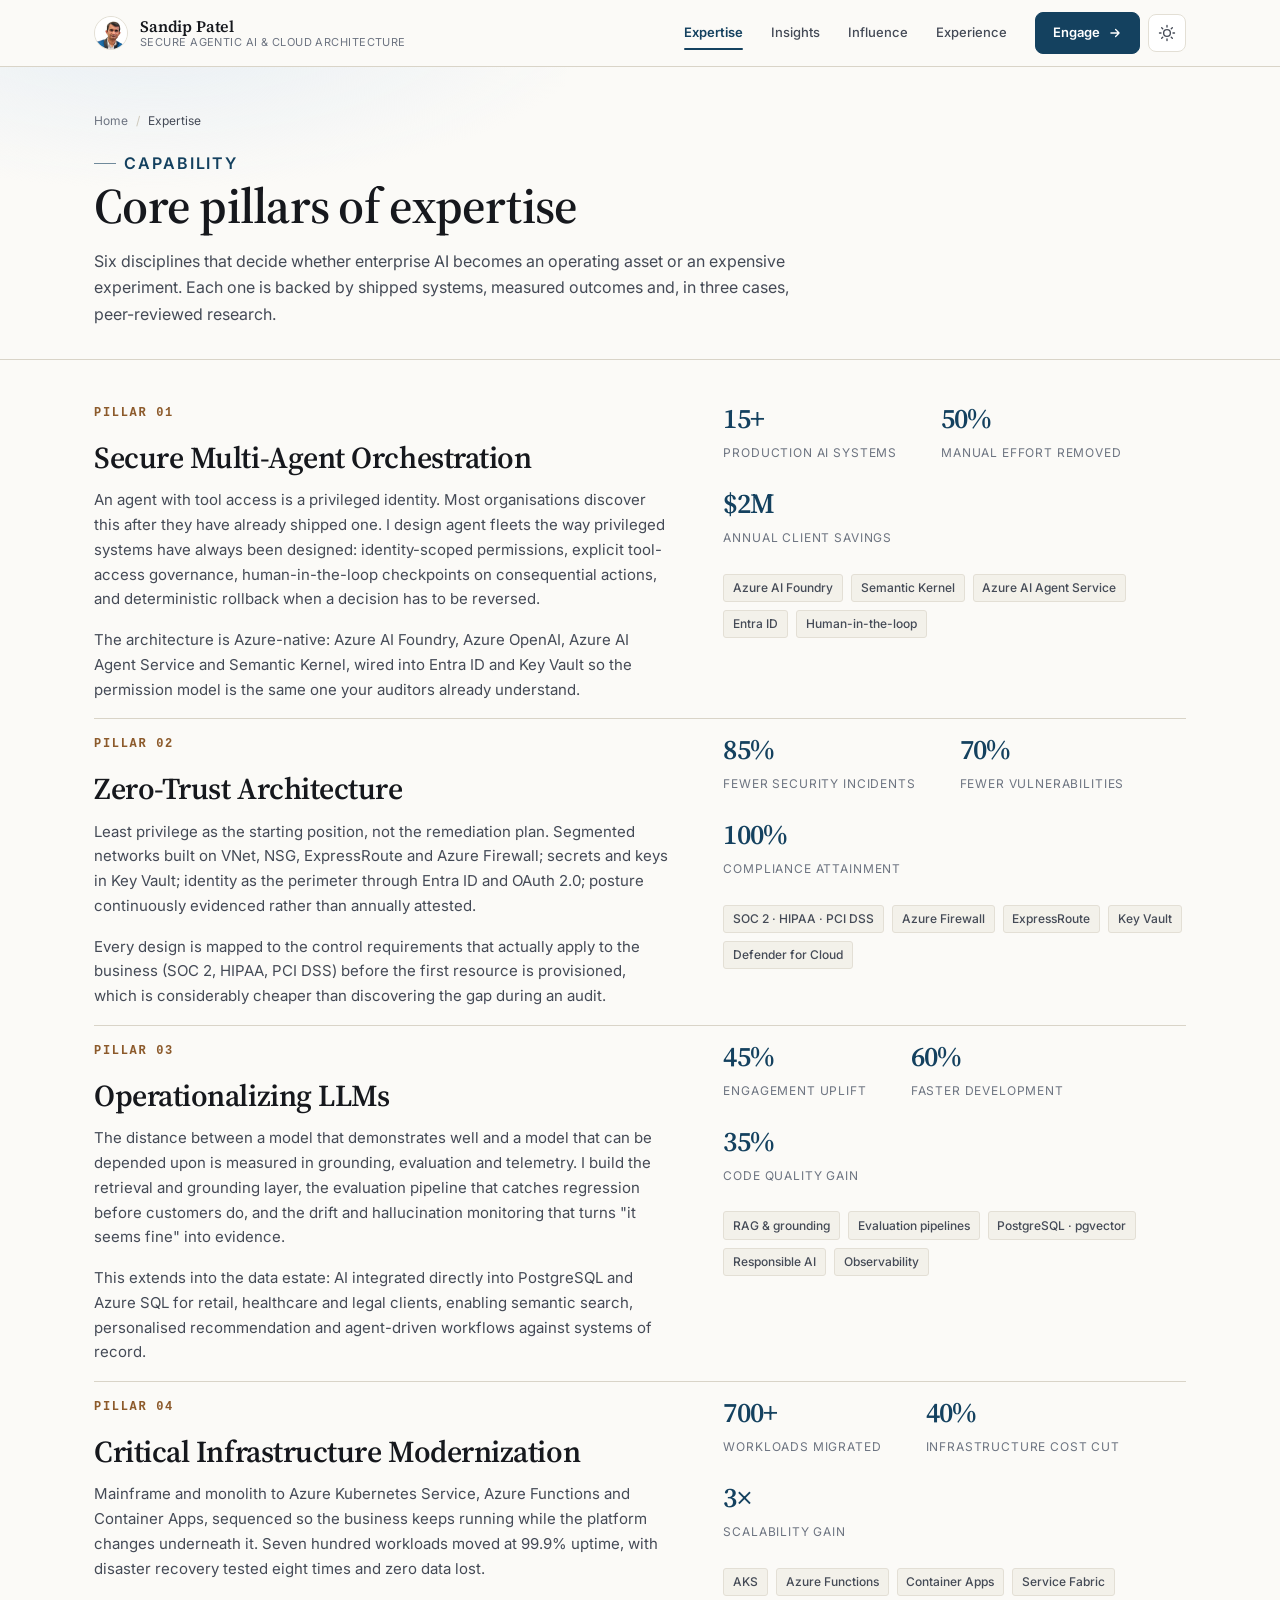
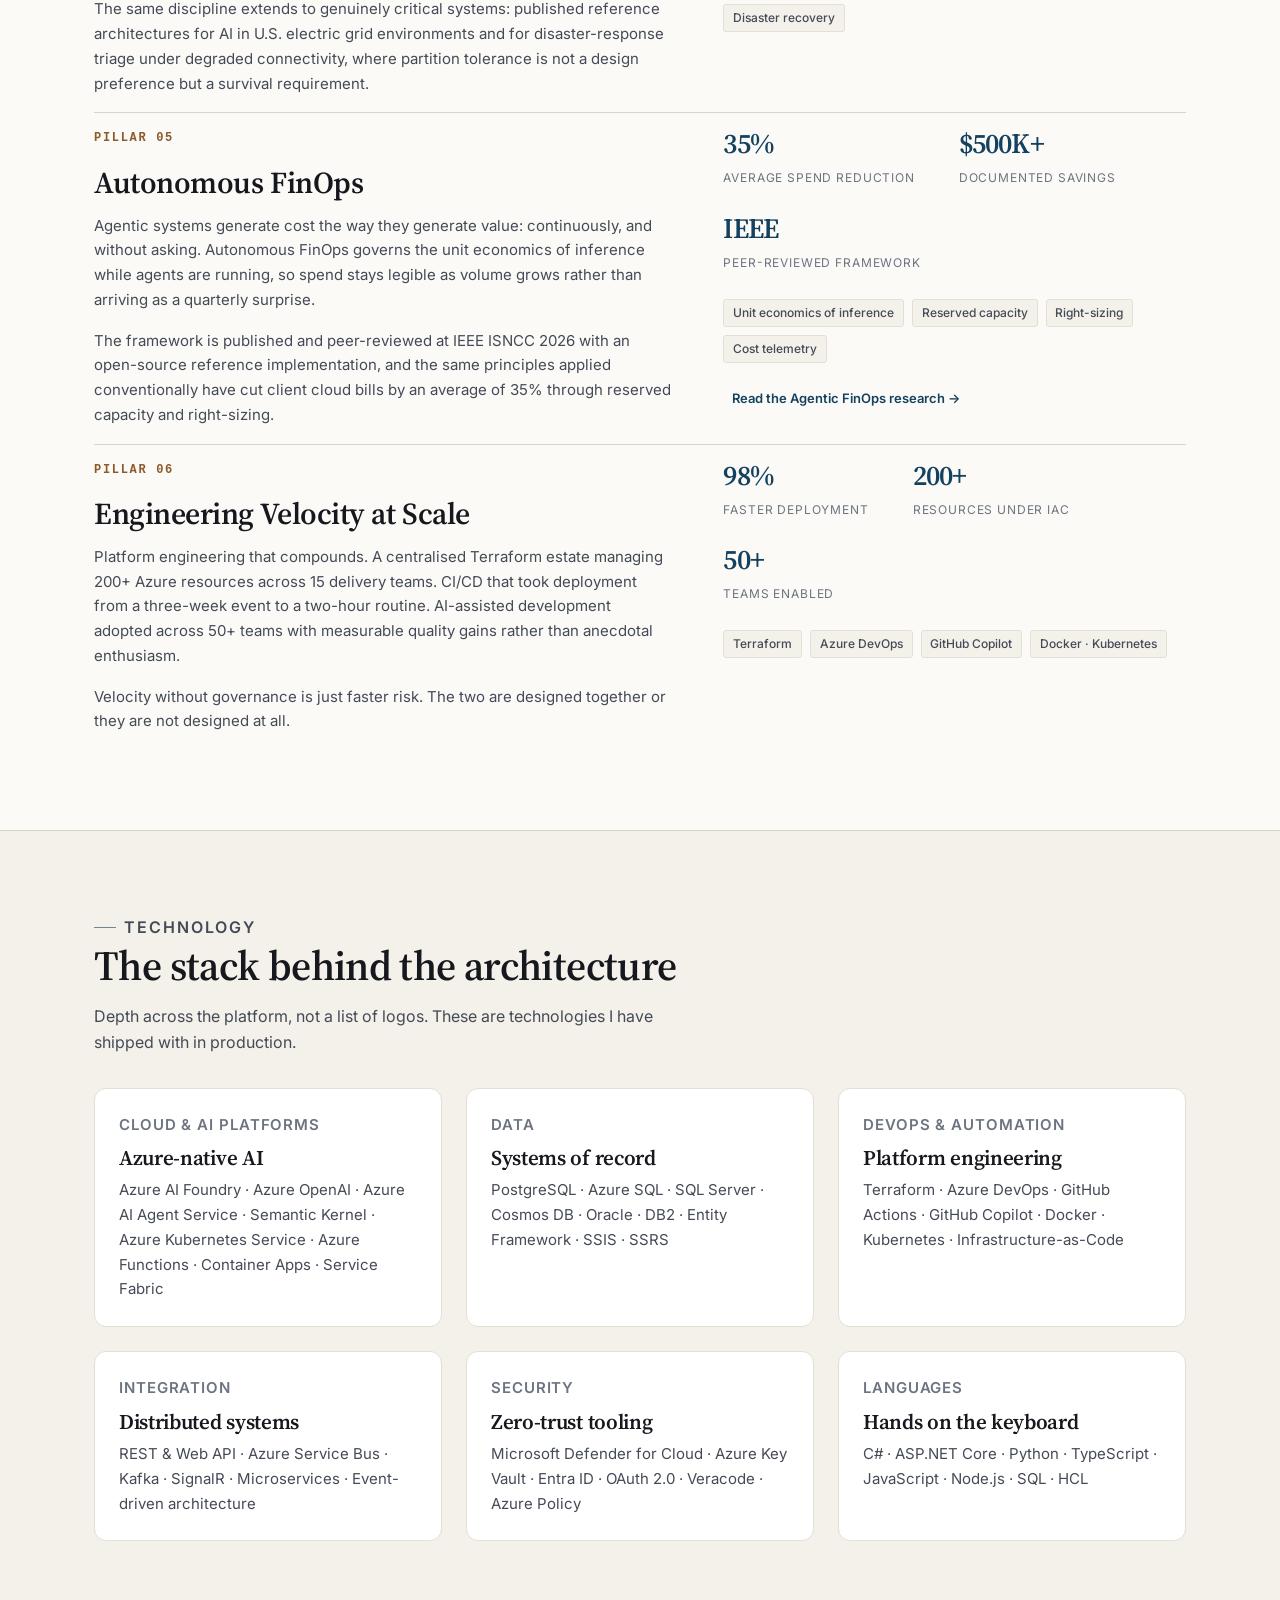
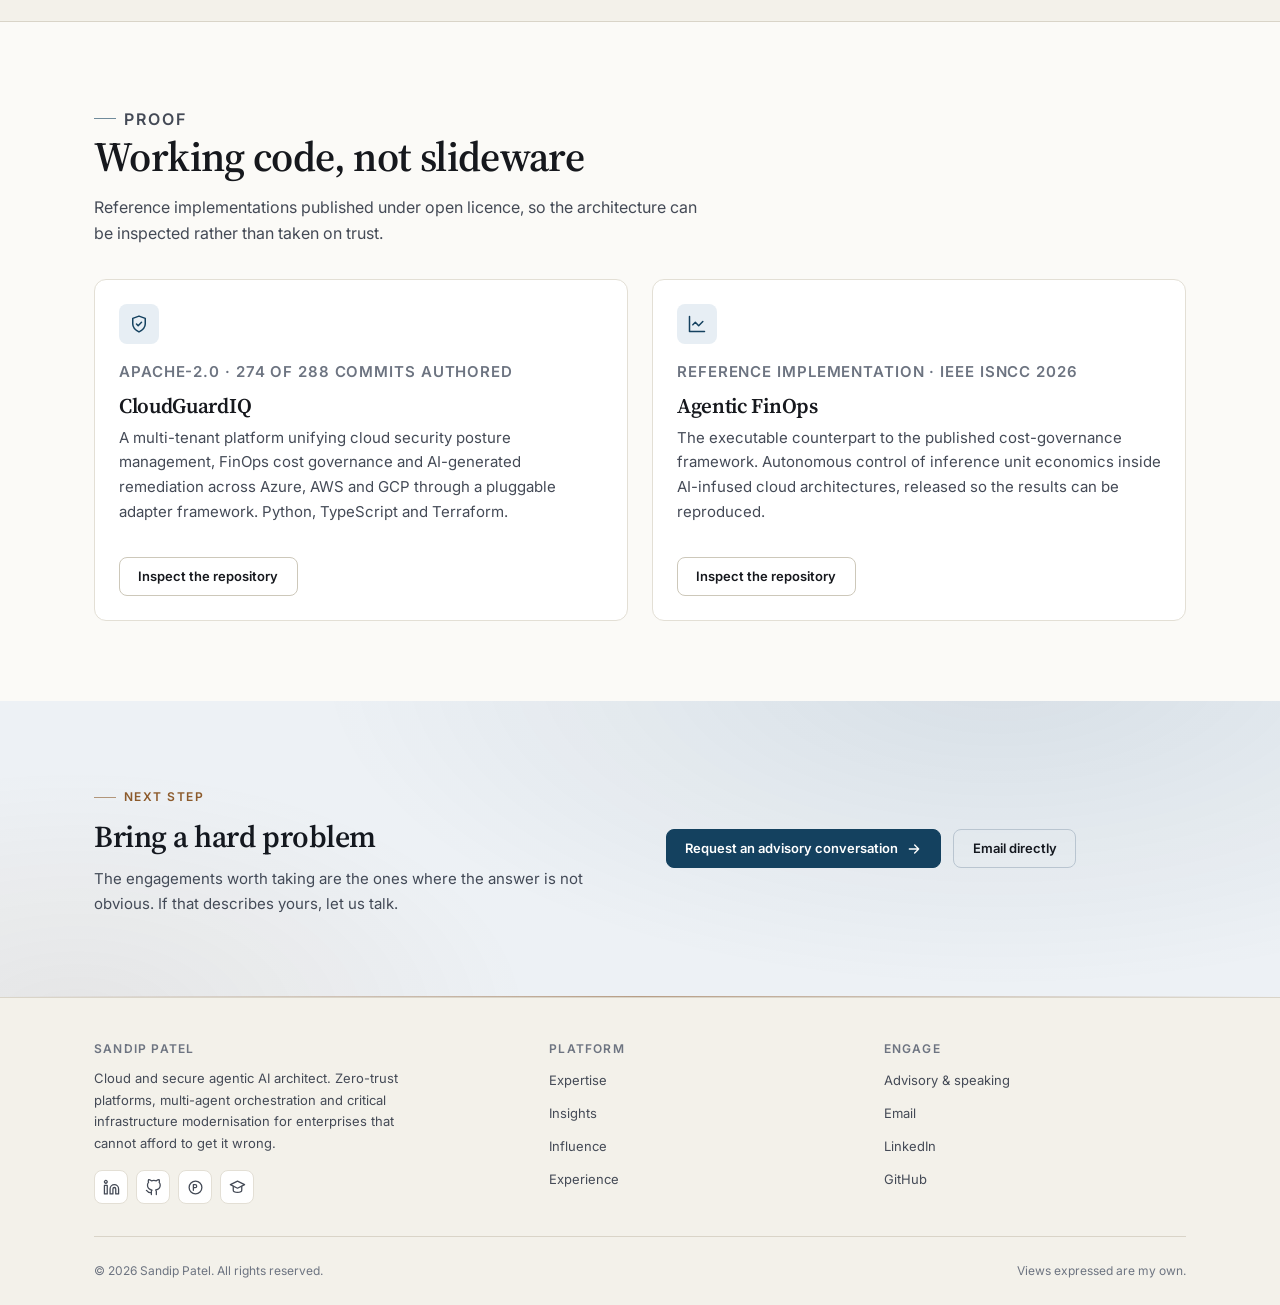
<file: expertise.html>
<!DOCTYPE html>
<html lang="en">
<head>
  <meta charset="UTF-8">
  <meta name="viewport" content="width=device-width, initial-scale=1.0">

  <title>AI &amp; Cloud Architecture Expertise | Sandip Patel</title>
  <meta name="description" content="Six pillars from Sandip Patel: multi-agent orchestration, zero-trust architecture, operationalizing LLMs, modernization, FinOps and engineering velocity.">
  <meta name="author" content="Sandip Patel">
  <meta name="robots" content="index, follow, max-snippet:-1">
  <link rel="canonical" href="https://sandipbpatel.com/expertise.html">

  <link rel="icon" href="favicon.ico" sizes="16x16 32x32 48x48">
  <link rel="icon" href="assets/img/icon-32.png" type="image/png" sizes="32x32">
  <link rel="icon" href="assets/img/icon-192.png" type="image/png" sizes="192x192">
  <link rel="apple-touch-icon" href="assets/img/apple-touch-icon.png">
  <link rel="manifest" href="site.webmanifest">
  <meta name="theme-color" content="#fbfaf7" media="(prefers-color-scheme: light)">
  <meta name="theme-color" content="#0e1116" media="(prefers-color-scheme: dark)">

  <!-- Identity: associates this site with the same person across the web -->
  <link rel="me" href="https://www.linkedin.com/in/sandip-patel-93985110">
  <link rel="me" href="https://github.com/sandyshd">
  <link rel="me" href="https://orcid.org/0009-0003-5229-6181">
  <link rel="me" href="https://scholar.google.com/citations?user=6mVOax8AAAAJ">

  <link rel="preconnect" href="https://fonts.googleapis.com">
  <link rel="preconnect" href="https://fonts.gstatic.com" crossorigin>
  <link href="https://fonts.googleapis.com/css2?family=Inter:wght@400;500;600;700&family=Source+Serif+4:ital,opsz,wght@0,8..60,400;0,8..60,600;0,8..60,700;1,8..60,400;1,8..60,600&display=swap" rel="stylesheet">
  <link rel="stylesheet" href="assets/css/styles.css?v=20260925">

  <script>
    (function () {
      try {
        var t = localStorage.getItem('theme') || 'light';
        document.documentElement.setAttribute('data-theme', t);
      } catch (e) { document.documentElement.setAttribute('data-theme', 'light'); }
      document.documentElement.classList.add('has-js');
    })();
  </script>

  <meta property="og:type" content="website">
  <meta property="og:url" content="https://sandipbpatel.com/expertise.html">
  <meta property="og:title" content="AI &amp; Cloud Architecture Expertise | Sandip Patel">
  <meta property="og:description" content="Six pillars from Sandip Patel: multi-agent orchestration, zero-trust architecture, operationalizing LLMs, modernization, FinOps and engineering velocity.">
  <meta property="og:image" content="https://sandipbpatel.com/assets/img/sandip-og.jpg">
  <meta property="og:image:width" content="1200">
  <meta property="og:image:height" content="630">
  <meta property="og:image:type" content="image/jpeg">
  <meta property="og:site_name" content="Sandip Patel">

  <script type="application/ld+json">
  {
    "@context": "https://schema.org",
    "@graph": [
      {
        "@type": "WebPage",
        "@id": "https://sandipbpatel.com/expertise.html#page",
        "url": "https://sandipbpatel.com/expertise.html",
        "name": "Core pillars of expertise",
        "description": "Secure multi-agent orchestration, zero-trust architecture, operationalizing LLMs, critical infrastructure modernization, autonomous FinOps and engineering velocity at scale.",
        "inLanguage": "en-US",
        "dateModified": "2026-09-25",
        "isPartOf": {
          "@id": "https://sandipbpatel.com/#website"
        },
        "about": {
          "@id": "https://sandipbpatel.com/#person"
        },
        "primaryImageOfPage": {
          "@id": "https://sandipbpatel.com/#primaryimage"
        },
        "breadcrumb": {
          "@id": "https://sandipbpatel.com/expertise.html#breadcrumb"
        }
      },
      {
        "@type": "BreadcrumbList",
        "@id": "https://sandipbpatel.com/expertise.html#breadcrumb",
        "itemListElement": [
          {
            "@type": "ListItem",
            "position": 1,
            "name": "Home",
            "item": "https://sandipbpatel.com/"
          },
          {
            "@type": "ListItem",
            "position": 2,
            "name": "Expertise",
            "item": "https://sandipbpatel.com/expertise.html"
          }
        ]
      },
      {
        "@type": "WebSite",
        "@id": "https://sandipbpatel.com/#website",
        "url": "https://sandipbpatel.com/",
        "name": "Sandip Patel",
        "inLanguage": "en-US",
        "publisher": {
          "@id": "https://sandipbpatel.com/#person"
        }
      },
      {
        "@type": "Person",
        "@id": "https://sandipbpatel.com/#person",
        "name": "Sandip Patel",
        "url": "https://sandipbpatel.com/",
        "jobTitle": "Digital Solution Engineer (Cloud Solution Architect)",
        "worksFor": {
          "@type": "Organization",
          "name": "Microsoft Corporation"
        },
        "sameAs": [
          "https://www.linkedin.com/in/sandip-patel-93985110",
          "https://github.com/sandyshd",
          "https://orcid.org/0009-0003-5229-6181",
          "https://scholar.google.com/citations?user=6mVOax8AAAAJ",
          "https://www.researchgate.net/profile/Sandip-Patel-37",
          "https://www.credly.com/users/sandip-patel.2eb89cc5/badges"
        ]
      }
    ]
  }
  </script>
</head>
<body>
  <a href="#main" class="skip-link">Skip to main content</a>

  <header class="site-header">
    <div class="container site-header__inner">
      <a class="brand" href="index.html">
        <img class="brand__mark" src="assets/img/sandip-avatar.jpg" alt="" width="34" height="34" decoding="async">
        <span class="brand__text">
          <span class="brand__name">Sandip Patel</span>
          <span class="brand__role">Secure Agentic AI &amp; Cloud Architecture</span>
        </span>
      </a>

      <nav class="nav" id="primary-nav" aria-label="Main navigation">
        <a href="expertise.html" aria-current="page">Expertise</a>
        <a href="insights.html">Insights</a>
        <a href="influence.html">Influence</a>
        <a href="experience.html">Experience</a>
        <a href="engage.html" class="nav-only-mobile">Engage</a>
      </nav>

      <div class="header-actions">
        <a class="btn-cta" href="engage.html">
          Engage
          <svg width="14" height="14" viewBox="0 0 24 24" fill="none" stroke="currentColor" stroke-width="2.2" stroke-linecap="round" stroke-linejoin="round" aria-hidden="true"><path d="M5 12h14M13 6l6 6-6 6"/></svg>
        </a>
        <button class="icon-btn theme-toggle" type="button" aria-pressed="false" aria-label="Toggle colour theme" title="Toggle colour theme">
          <svg class="icon-sun" width="18" height="18" viewBox="0 0 24 24" fill="none" stroke="currentColor" stroke-width="1.8" stroke-linecap="round"><circle cx="12" cy="12" r="4.5"/><path d="M12 2v2M12 20v2M4.9 4.9l1.4 1.4M17.7 17.7l1.4 1.4M2 12h2M20 12h2M4.9 19.1l1.4-1.4M17.7 6.3l1.4-1.4"/></svg>
          <svg class="icon-moon" width="18" height="18" viewBox="0 0 24 24" fill="none" stroke="currentColor" stroke-width="1.8" stroke-linecap="round" stroke-linejoin="round"><path d="M21 12.8A9 9 0 1 1 11.2 3a7 7 0 0 0 9.8 9.8z"/></svg>
        </button>
        <button class="icon-btn nav-toggle" type="button" aria-expanded="false" aria-controls="primary-nav" aria-label="Toggle navigation menu">
          <span class="nav-toggle__bars" aria-hidden="true"><span></span><span></span><span></span></span>
        </button>
      </div>
    </div>
  </header>

  <main id="main">
    <div class="page-head">
      <div class="container">
        <ol class="breadcrumb">
          <li><a href="index.html">Home</a></li>
          <li aria-current="page">Expertise</li>
        </ol>
        <p class="eyebrow">Capability</p>
        <h1>Core pillars of expertise</h1>
        <p>Six disciplines that decide whether enterprise AI becomes an operating asset or an expensive experiment. Each one is backed by shipped systems, measured outcomes and, in three cases, peer-reviewed research.</p>
      </div>
    </div>


    <section class="section">
      <div class="container">
        <ol class="rule-list">

          <li id="multi-agent">
            <div class="split split--lead">
              <div>
                <p class="pillar__index">PILLAR 01</p>
                <h2 style="font-size:var(--fs-2xl)">Secure Multi-Agent Orchestration</h2>
                <p>
                  An agent with tool access is a privileged identity. Most organisations discover this after they
                  have already shipped one. I design agent fleets the way privileged systems have always been
                  designed: identity-scoped permissions, explicit tool-access governance, human-in-the-loop
                  checkpoints on consequential actions, and deterministic rollback when a decision has to be
                  reversed.
                </p>
                <p>
                  The architecture is Azure-native: Azure AI Foundry, Azure OpenAI, Azure AI Agent Service and
                  Semantic Kernel, wired into Entra ID and Key Vault so the permission model is the same one your
                  auditors already understand.
                </p>
              </div>
              <div>
                <ul class="stat-line" style="margin-bottom:var(--sp-5)">
                  <li><b>15+</b><span>Production AI systems</span></li>
                  <li><b>50%</b><span>Manual effort removed</span></li>
                  <li><b>$2M</b><span>Annual client savings</span></li>
                </ul>
                <ul class="taglist">
                  <li><span class="tag">Azure AI Foundry</span></li>
                  <li><span class="tag">Semantic Kernel</span></li>
                  <li><span class="tag">Azure AI Agent Service</span></li>
                  <li><span class="tag">Entra ID</span></li>
                  <li><span class="tag">Human-in-the-loop</span></li>
                </ul>
              </div>
            </div>
          </li>

          <li id="zero-trust">
            <div class="split split--lead">
              <div>
                <p class="pillar__index">PILLAR 02</p>
                <h2 style="font-size:var(--fs-2xl)">Zero-Trust Architecture</h2>
                <p>
                  Least privilege as the starting position, not the remediation plan. Segmented networks built on
                  VNet, NSG, ExpressRoute and Azure Firewall; secrets and keys in Key Vault; identity as the
                  perimeter through Entra ID and OAuth 2.0; posture continuously evidenced rather than annually
                  attested.
                </p>
                <p>
                  Every design is mapped to the control requirements that actually apply to the business (SOC 2,
                  HIPAA, PCI DSS) before the first resource is provisioned, which is considerably cheaper than
                  discovering the gap during an audit.
                </p>
              </div>
              <div>
                <ul class="stat-line" style="margin-bottom:var(--sp-5)">
                  <li><b>85%</b><span>Fewer security incidents</span></li>
                  <li><b>70%</b><span>Fewer vulnerabilities</span></li>
                  <li><b>100%</b><span>Compliance attainment</span></li>
                </ul>
                <ul class="taglist">
                  <li><span class="tag">SOC 2 &#183; HIPAA &#183; PCI DSS</span></li>
                  <li><span class="tag">Azure Firewall</span></li>
                  <li><span class="tag">ExpressRoute</span></li>
                  <li><span class="tag">Key Vault</span></li>
                  <li><span class="tag">Defender for Cloud</span></li>
                </ul>
              </div>
            </div>
          </li>

          <li id="operationalizing-llms">
            <div class="split split--lead">
              <div>
                <p class="pillar__index">PILLAR 03</p>
                <h2 style="font-size:var(--fs-2xl)">Operationalizing LLMs</h2>
                <p>
                  The distance between a model that demonstrates well and a model that can be depended upon is
                  measured in grounding, evaluation and telemetry. I build the retrieval and grounding layer, the
                  evaluation pipeline that catches regression before customers do, and the drift and hallucination
                  monitoring that turns "it seems fine" into evidence.
                </p>
                <p>
                  This extends into the data estate: AI integrated directly into PostgreSQL and Azure SQL for
                  retail, healthcare and legal clients, enabling semantic search, personalised recommendation and
                  agent-driven workflows against systems of record.
                </p>
              </div>
              <div>
                <ul class="stat-line" style="margin-bottom:var(--sp-5)">
                  <li><b>45%</b><span>Engagement uplift</span></li>
                  <li><b>60%</b><span>Faster development</span></li>
                  <li><b>35%</b><span>Code quality gain</span></li>
                </ul>
                <ul class="taglist">
                  <li><span class="tag">RAG &amp; grounding</span></li>
                  <li><span class="tag">Evaluation pipelines</span></li>
                  <li><span class="tag">PostgreSQL &#183; pgvector</span></li>
                  <li><span class="tag">Responsible AI</span></li>
                  <li><span class="tag">Observability</span></li>
                </ul>
              </div>
            </div>
          </li>

          <li id="modernization">
            <div class="split split--lead">
              <div>
                <p class="pillar__index">PILLAR 04</p>
                <h2 style="font-size:var(--fs-2xl)">Critical Infrastructure Modernization</h2>
                <p>
                  Mainframe and monolith to Azure Kubernetes Service, Azure Functions and Container Apps,
                  sequenced so the business keeps running while the platform changes underneath it. Seven hundred
                  workloads moved at 99.9% uptime, with disaster recovery tested eight times and zero data lost.
                </p>
                <p>
                  The same discipline extends to genuinely critical systems: published reference architectures for
                  AI in U.S. electric grid environments and for disaster-response triage under degraded
                  connectivity, where partition tolerance is not a design preference but a survival requirement.
                </p>
              </div>
              <div>
                <ul class="stat-line" style="margin-bottom:var(--sp-5)">
                  <li><b>700+</b><span>Workloads migrated</span></li>
                  <li><b>40%</b><span>Infrastructure cost cut</span></li>
                  <li><b>3×</b><span>Scalability gain</span></li>
                </ul>
                <ul class="taglist">
                  <li><span class="tag">AKS</span></li>
                  <li><span class="tag">Azure Functions</span></li>
                  <li><span class="tag">Container Apps</span></li>
                  <li><span class="tag">Service Fabric</span></li>
                  <li><span class="tag">Disaster recovery</span></li>
                </ul>
              </div>
            </div>
          </li>

          <li id="finops">
            <div class="split split--lead">
              <div>
                <p class="pillar__index">PILLAR 05</p>
                <h2 style="font-size:var(--fs-2xl)">Autonomous FinOps</h2>
                <p>
                  Agentic systems generate cost the way they generate value: continuously, and without asking.
                  Autonomous FinOps governs the unit economics of inference while agents are running, so spend
                  stays legible as volume grows rather than arriving as a quarterly surprise.
                </p>
                <p>
                  The framework is published and peer-reviewed at IEEE ISNCC 2026 with an open-source reference
                  implementation, and the same principles applied conventionally have cut client cloud bills by an
                  average of 35% through reserved capacity and right-sizing.
                </p>
              </div>
              <div>
                <ul class="stat-line" style="margin-bottom:var(--sp-5)">
                  <li><b>35%</b><span>Average spend reduction</span></li>
                  <li><b>$500K+</b><span>Documented savings</span></li>
                  <li><b>IEEE</b><span>Peer-reviewed framework</span></li>
                </ul>
                <ul class="taglist">
                  <li><span class="tag">Unit economics of inference</span></li>
                  <li><span class="tag">Reserved capacity</span></li>
                  <li><span class="tag">Right-sizing</span></li>
                  <li><span class="tag">Cost telemetry</span></li>
                </ul>
                <p style="margin-top:var(--sp-4)"><a class="btn btn-ghost" href="insights.html#agentic-finops">Read the Agentic FinOps research →</a></p>
              </div>
            </div>
          </li>

          <li id="velocity">
            <div class="split split--lead">
              <div>
                <p class="pillar__index">PILLAR 06</p>
                <h2 style="font-size:var(--fs-2xl)">Engineering Velocity at Scale</h2>
                <p>
                  Platform engineering that compounds. A centralised Terraform estate managing 200+ Azure
                  resources across 15 delivery teams. CI/CD that took deployment from a three-week event to a
                  two-hour routine. AI-assisted development adopted across 50+ teams with measurable quality gains
                  rather than anecdotal enthusiasm.
                </p>
                <p>
                  Velocity without governance is just faster risk. The two are designed together or they are not
                  designed at all.
                </p>
              </div>
              <div>
                <ul class="stat-line" style="margin-bottom:var(--sp-5)">
                  <li><b>98%</b><span>Faster deployment</span></li>
                  <li><b>200+</b><span>Resources under IaC</span></li>
                  <li><b>50+</b><span>Teams enabled</span></li>
                </ul>
                <ul class="taglist">
                  <li><span class="tag">Terraform</span></li>
                  <li><span class="tag">Azure DevOps</span></li>
                  <li><span class="tag">GitHub Copilot</span></li>
                  <li><span class="tag">Docker &#183; Kubernetes</span></li>
                </ul>
              </div>
            </div>
          </li>

        </ol>
      </div>
    </section>

    <section class="section section--sunken" id="stack">
      <div class="container">
        <div class="section-head">
          <p class="eyebrow">Technology</p>
          <h2>The stack behind the architecture</h2>
          <p>Depth across the platform, not a list of logos. These are technologies I have shipped with in production.</p>
        </div>

        <div class="grid grid-3 reveal">
          <article class="card">
            <p class="card__meta">Cloud &amp; AI platforms</p>
            <h3>Azure-native AI</h3>
            <p>Azure AI Foundry &#183; Azure OpenAI &#183; Azure AI Agent Service &#183; Semantic Kernel &#183; Azure Kubernetes Service &#183; Azure Functions &#183; Container Apps &#183; Service Fabric</p>
          </article>
          <article class="card">
            <p class="card__meta">Data</p>
            <h3>Systems of record</h3>
            <p>PostgreSQL &#183; Azure SQL &#183; SQL Server &#183; Cosmos DB &#183; Oracle &#183; DB2 &#183; Entity Framework &#183; SSIS &#183; SSRS</p>
          </article>
          <article class="card">
            <p class="card__meta">DevOps &amp; automation</p>
            <h3>Platform engineering</h3>
            <p>Terraform &#183; Azure DevOps &#183; GitHub Actions &#183; GitHub Copilot &#183; Docker &#183; Kubernetes &#183; Infrastructure-as-Code</p>
          </article>
          <article class="card">
            <p class="card__meta">Integration</p>
            <h3>Distributed systems</h3>
            <p>REST &amp; Web API &#183; Azure Service Bus &#183; Kafka &#183; SignalR &#183; Microservices &#183; Event-driven architecture</p>
          </article>
          <article class="card">
            <p class="card__meta">Security</p>
            <h3>Zero-trust tooling</h3>
            <p>Microsoft Defender for Cloud &#183; Azure Key Vault &#183; Entra ID &#183; OAuth 2.0 &#183; Veracode &#183; Azure Policy</p>
          </article>
          <article class="card">
            <p class="card__meta">Languages</p>
            <h3>Hands on the keyboard</h3>
            <p>C# &#183; ASP.NET Core &#183; Python &#183; TypeScript &#183; JavaScript &#183; Node.js &#183; SQL &#183; HCL</p>
          </article>
        </div>
      </div>
    </section>

    <section class="section" id="open-source">
      <div class="container">
        <div class="section-head">
          <p class="eyebrow">Proof</p>
          <h2>Working code, not slideware</h2>
          <p>Reference implementations published under open licence, so the architecture can be inspected rather than taken on trust.</p>
        </div>

        <div class="grid grid-2 reveal">
          <article class="card card--link">
            <span class="card__icon"><svg width="20" height="20" viewBox="0 0 24 24" fill="none" stroke="currentColor" stroke-width="1.8" stroke-linecap="round" stroke-linejoin="round"><path d="M12 21.5s7.5-4 7.5-9.5V5.3L12 2.5 4.5 5.3v6.7c0 5.5 7.5 9.5 7.5 9.5z"/><path d="m9 12 2 2 4-4"/></svg></span>
            <p class="card__meta">Apache-2.0 &#183; 274 of 288 commits authored</p>
            <h3>CloudGuardIQ</h3>
            <p>
              A multi-tenant platform unifying cloud security posture management, FinOps cost governance and
              AI-generated remediation across Azure, AWS and GCP through a pluggable adapter framework. Python,
              TypeScript and Terraform.
            </p>
            <div class="card__foot">
              <a class="btn btn-outline" href="https://github.com/sandyshd/CloudGuardIQ" target="_blank" rel="noopener noreferrer">Inspect the repository</a>
            </div>
          </article>

          <article class="card card--link">
            <span class="card__icon"><svg width="20" height="20" viewBox="0 0 24 24" fill="none" stroke="currentColor" stroke-width="1.8" stroke-linecap="round" stroke-linejoin="round"><path d="M3 3v18h18"/><path d="m19 9-5 5-4-4-3 3"/></svg></span>
            <p class="card__meta">Reference implementation &#183; IEEE ISNCC 2026</p>
            <h3>Agentic FinOps</h3>
            <p>
              The executable counterpart to the published cost-governance framework. Autonomous control of
              inference unit economics inside AI-infused cloud architectures, released so the results can be
              reproduced.
            </p>
            <div class="card__foot">
              <a class="btn btn-outline" href="https://github.com/sandyshd/agentic-atqbfinops" target="_blank" rel="noopener noreferrer">Inspect the repository</a>
            </div>
          </article>
        </div>
      </div>
    </section>

    <section class="band-feature section section--dark">
      <div class="container">
        <div class="split" style="align-items:center">
          <div>
            <p class="eyebrow">Next step</p>
            <h2 style="font-size:var(--fs-2xl)">Bring a hard problem</h2>
            <p style="margin-bottom:0">The engagements worth taking are the ones where the answer is not obvious. If that describes yours, let us talk.</p>
          </div>
          <div class="btn-group" style="justify-content:flex-start">
            <a class="btn btn-primary" href="engage.html">
              Request an advisory conversation
              <svg width="16" height="16" viewBox="0 0 24 24" fill="none" stroke="currentColor" stroke-width="2" stroke-linecap="round" stroke-linejoin="round"><path d="M5 12h14M13 6l6 6-6 6"/></svg>
            </a>
            <a class="btn btn-outline" href="mailto:sandip6483@gmail.com">Email directly</a>
          </div>
        </div>
      </div>
    </section>
  </main>

  <footer class="site-footer">
    <div class="container">
      <div class="footer-grid">
        <div class="footer-col footer-about">
          <h4>Sandip Patel</h4>
          <p>
            Cloud and secure agentic AI architect. Zero-trust platforms, multi-agent orchestration and critical
            infrastructure modernisation for enterprises that cannot afford to get it wrong.
          </p>
          <div class="social-row" style="margin-top:var(--sp-4)">
            <a href="https://www.linkedin.com/in/sandip-patel-93985110" target="_blank" rel="noopener noreferrer" aria-label="LinkedIn">
              <svg width="17" height="17" viewBox="0 0 24 24" fill="none" stroke="currentColor" stroke-width="1.8" stroke-linecap="round" stroke-linejoin="round"><path d="M16 8a6 6 0 0 1 6 6v7h-4v-7a2 2 0 0 0-4 0v7h-4v-7a6 6 0 0 1 6-6z"/><rect x="2" y="9" width="4" height="12"/><circle cx="4" cy="4" r="2"/></svg>
            </a>
            <a href="https://github.com/sandyshd" target="_blank" rel="noopener noreferrer" aria-label="GitHub">
              <svg width="17" height="17" viewBox="0 0 24 24" fill="none" stroke="currentColor" stroke-width="1.8" stroke-linecap="round" stroke-linejoin="round"><path d="M9 19c-5 1.5-5-2.5-7-3m14 6v-3.9a3.4 3.4 0 0 0-.9-2.6c3.1-.4 6.4-1.5 6.4-7A5.4 5.4 0 0 0 20 4.8 5.1 5.1 0 0 0 19.9 1S18.7.6 16 2.5a13.4 13.4 0 0 0-7 0C6.3.6 5.1 1 5.1 1A5.1 5.1 0 0 0 5 4.8 5.4 5.4 0 0 0 3.5 8.6c0 5.4 3.3 6.6 6.4 7a3.4 3.4 0 0 0-.9 2.6V22"/></svg>
            </a>
            <a href="https://orcid.org/0009-0003-5229-6181" target="_blank" rel="noopener noreferrer" aria-label="ORCID">
              <svg width="17" height="17" viewBox="0 0 24 24" fill="none" stroke="currentColor" stroke-width="1.8" stroke-linecap="round" stroke-linejoin="round"><circle cx="12" cy="12" r="9"/><path d="M9 16V8M9 8h2.6a2.1 2.1 0 1 1 0 4.2H9"/></svg>
            </a>
            <a href="https://scholar.google.com/citations?user=6mVOax8AAAAJ" target="_blank" rel="noopener noreferrer" aria-label="Google Scholar">
              <svg width="17" height="17" viewBox="0 0 24 24" fill="none" stroke="currentColor" stroke-width="1.8" stroke-linecap="round" stroke-linejoin="round"><path d="M12 3 2 8l10 5 10-5-10-5z"/><path d="M6 10.5V16c0 1.7 2.7 3 6 3s6-1.3 6-3v-5.5"/></svg>
            </a>
          </div>
        </div>

        <div class="footer-col">
          <h4>Platform</h4>
          <ul>
            <li><a href="expertise.html">Expertise</a></li>
            <li><a href="insights.html">Insights</a></li>
            <li><a href="influence.html">Influence</a></li>
            <li><a href="experience.html">Experience</a></li>
          </ul>
        </div>

        <div class="footer-col">
          <h4>Engage</h4>
          <ul>
            <li><a href="engage.html">Advisory &amp; speaking</a></li>
            <li><a href="mailto:sandip6483@gmail.com">Email</a></li>
            <li><a href="https://www.linkedin.com/in/sandip-patel-93985110" target="_blank" rel="noopener noreferrer">LinkedIn</a></li>
            <li><a href="https://github.com/sandyshd" target="_blank" rel="noopener noreferrer">GitHub</a></li>
          </ul>
        </div>
      </div>

      <div class="footer-bottom">
        <p>&copy; <span data-year>2026</span> Sandip Patel. All rights reserved.</p>
        <p>Views expressed are my own.</p>
      </div>
    </div>
  </footer>

  <button class="to-top" type="button" aria-label="Back to top">
    <svg width="18" height="18" viewBox="0 0 24 24" fill="none" stroke="currentColor" stroke-width="2" stroke-linecap="round" stroke-linejoin="round"><path d="M12 19V5M5 12l7-7 7 7"/></svg>
  </button>

  <script src="assets/js/main.js?v=20260925" defer></script>
</body>
</html>
</file>
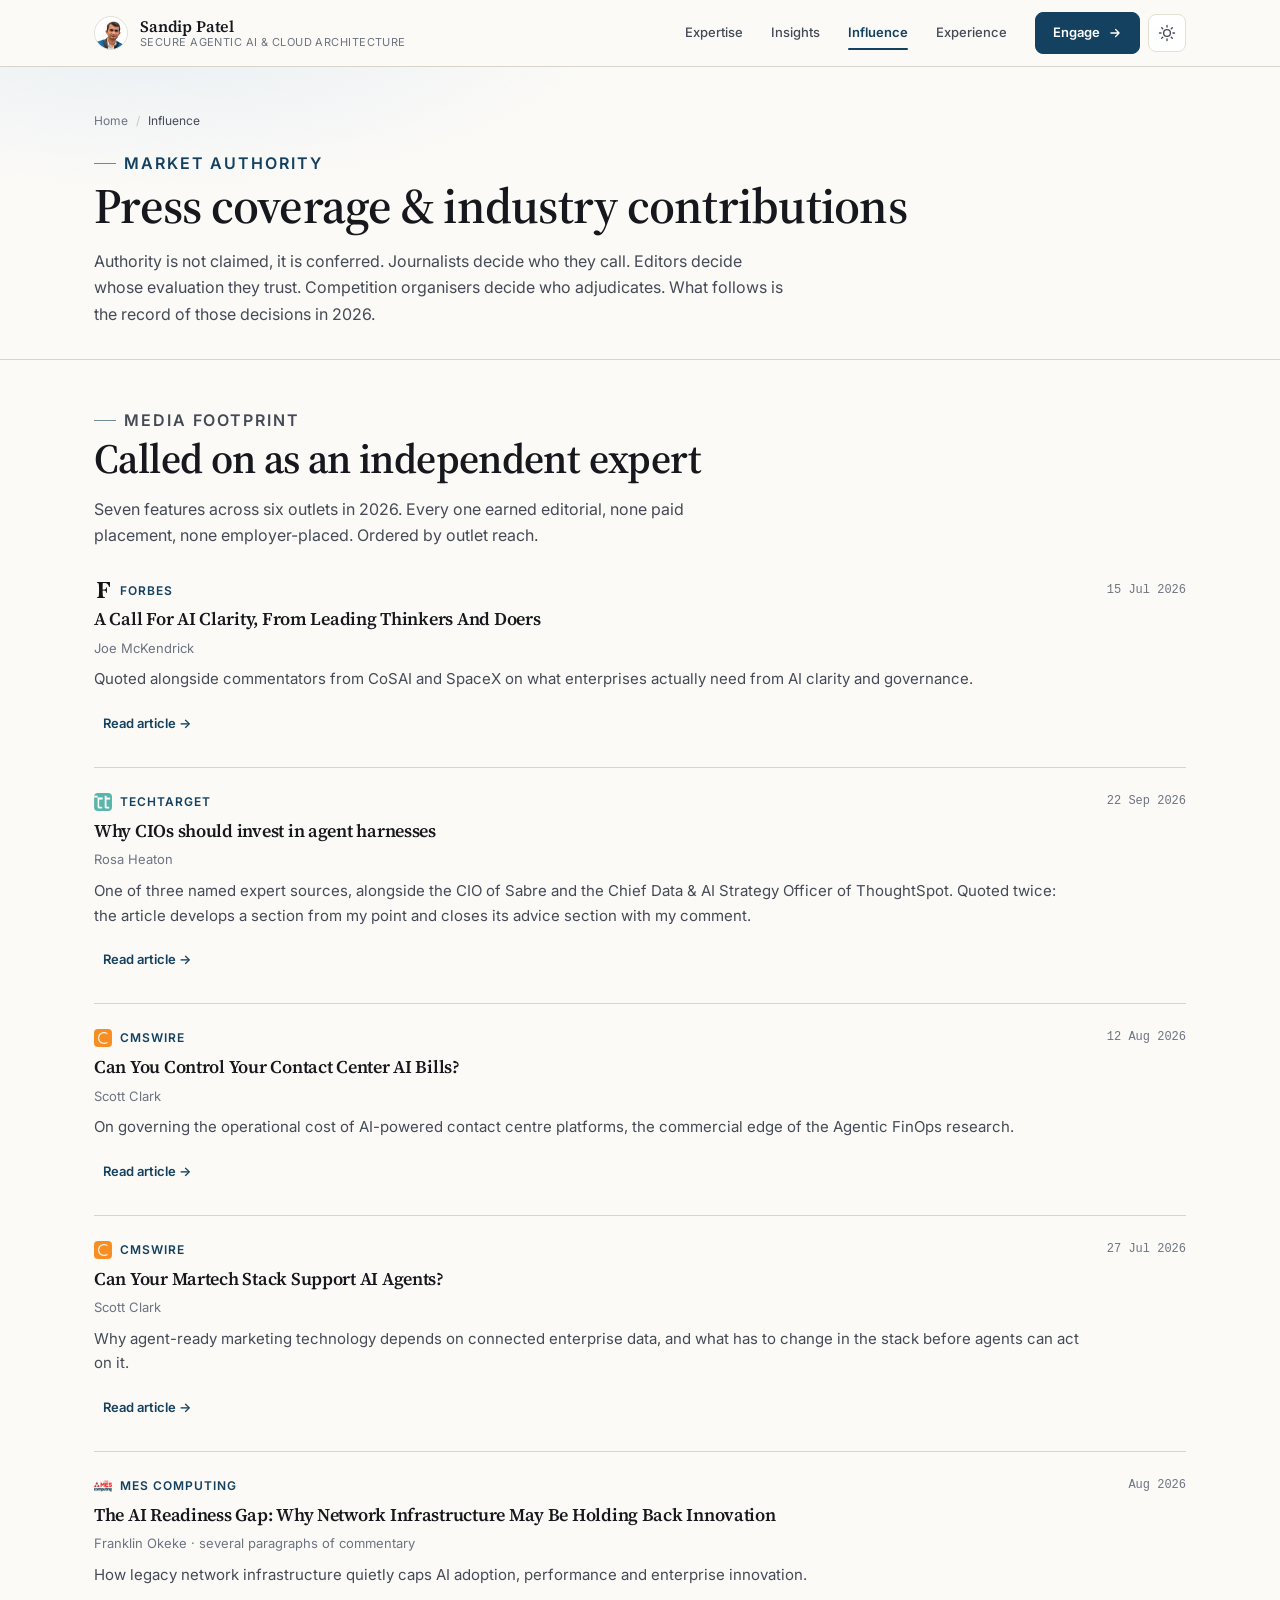
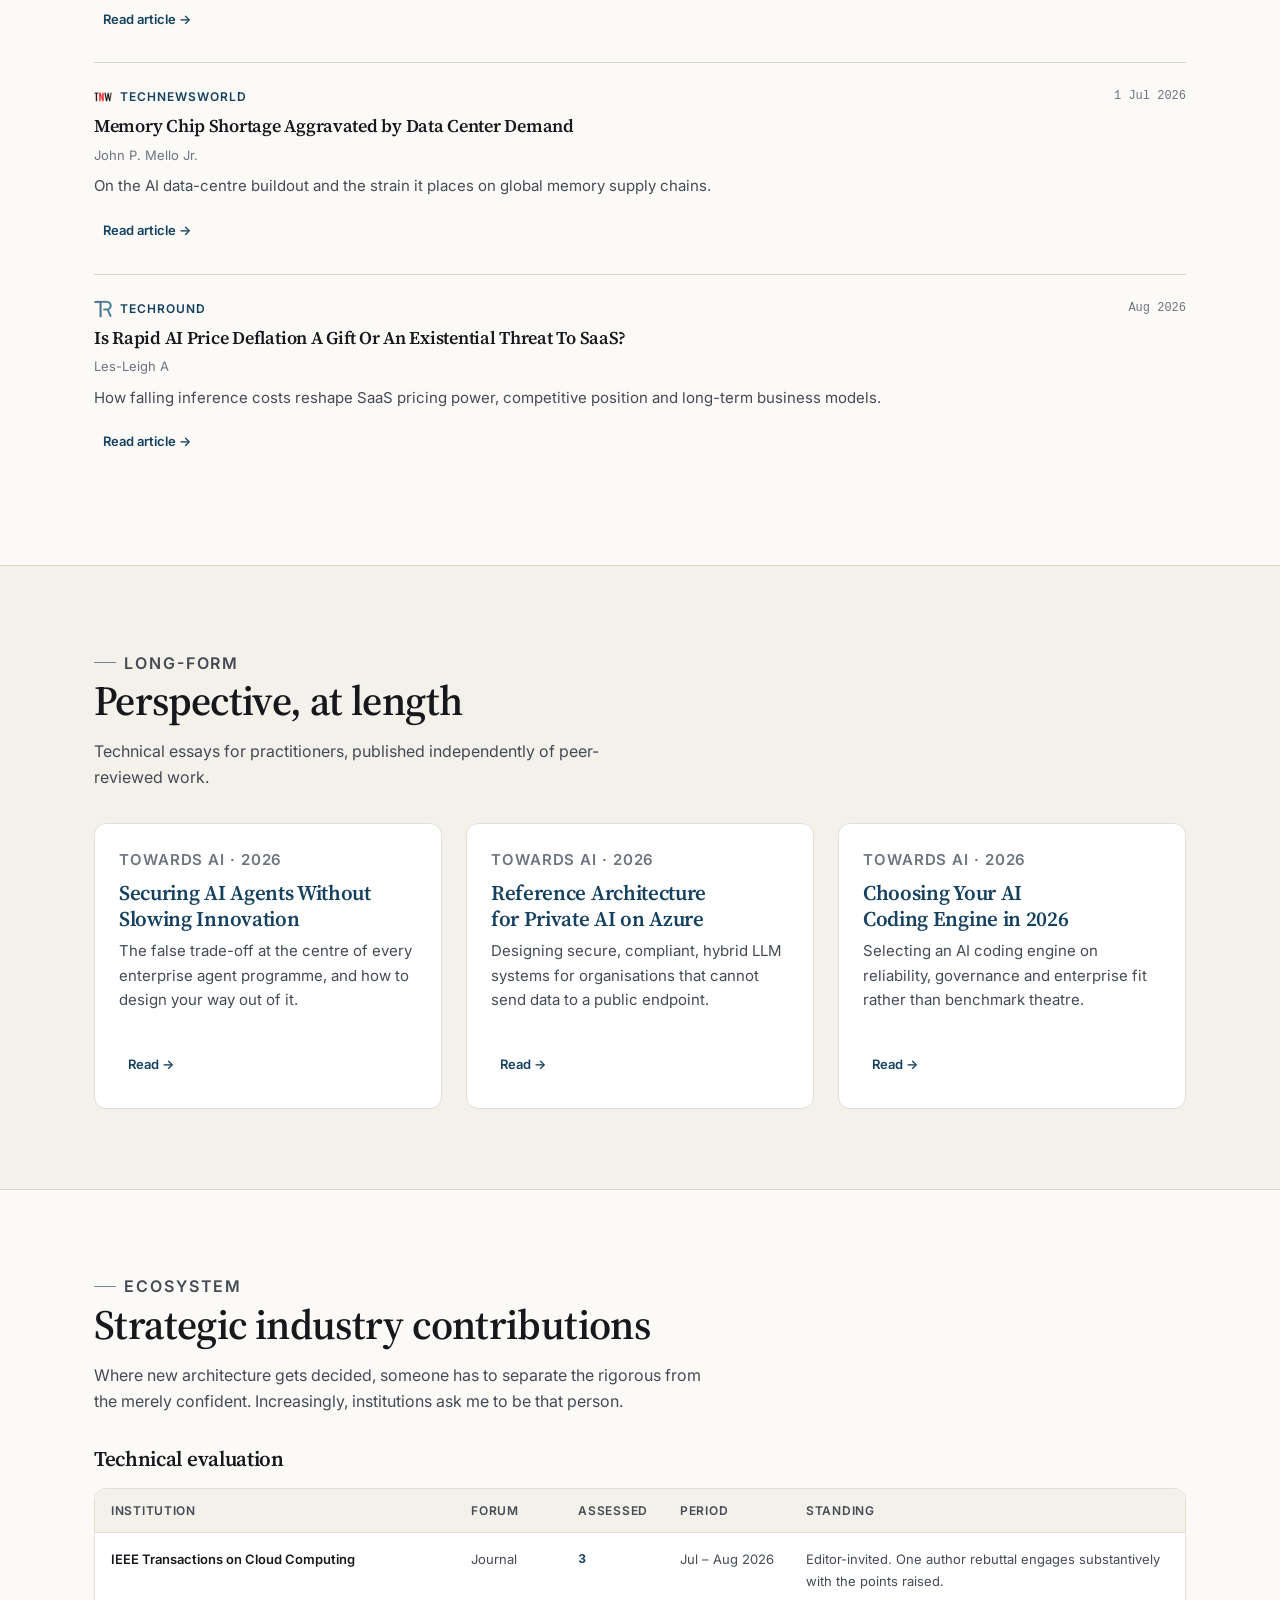
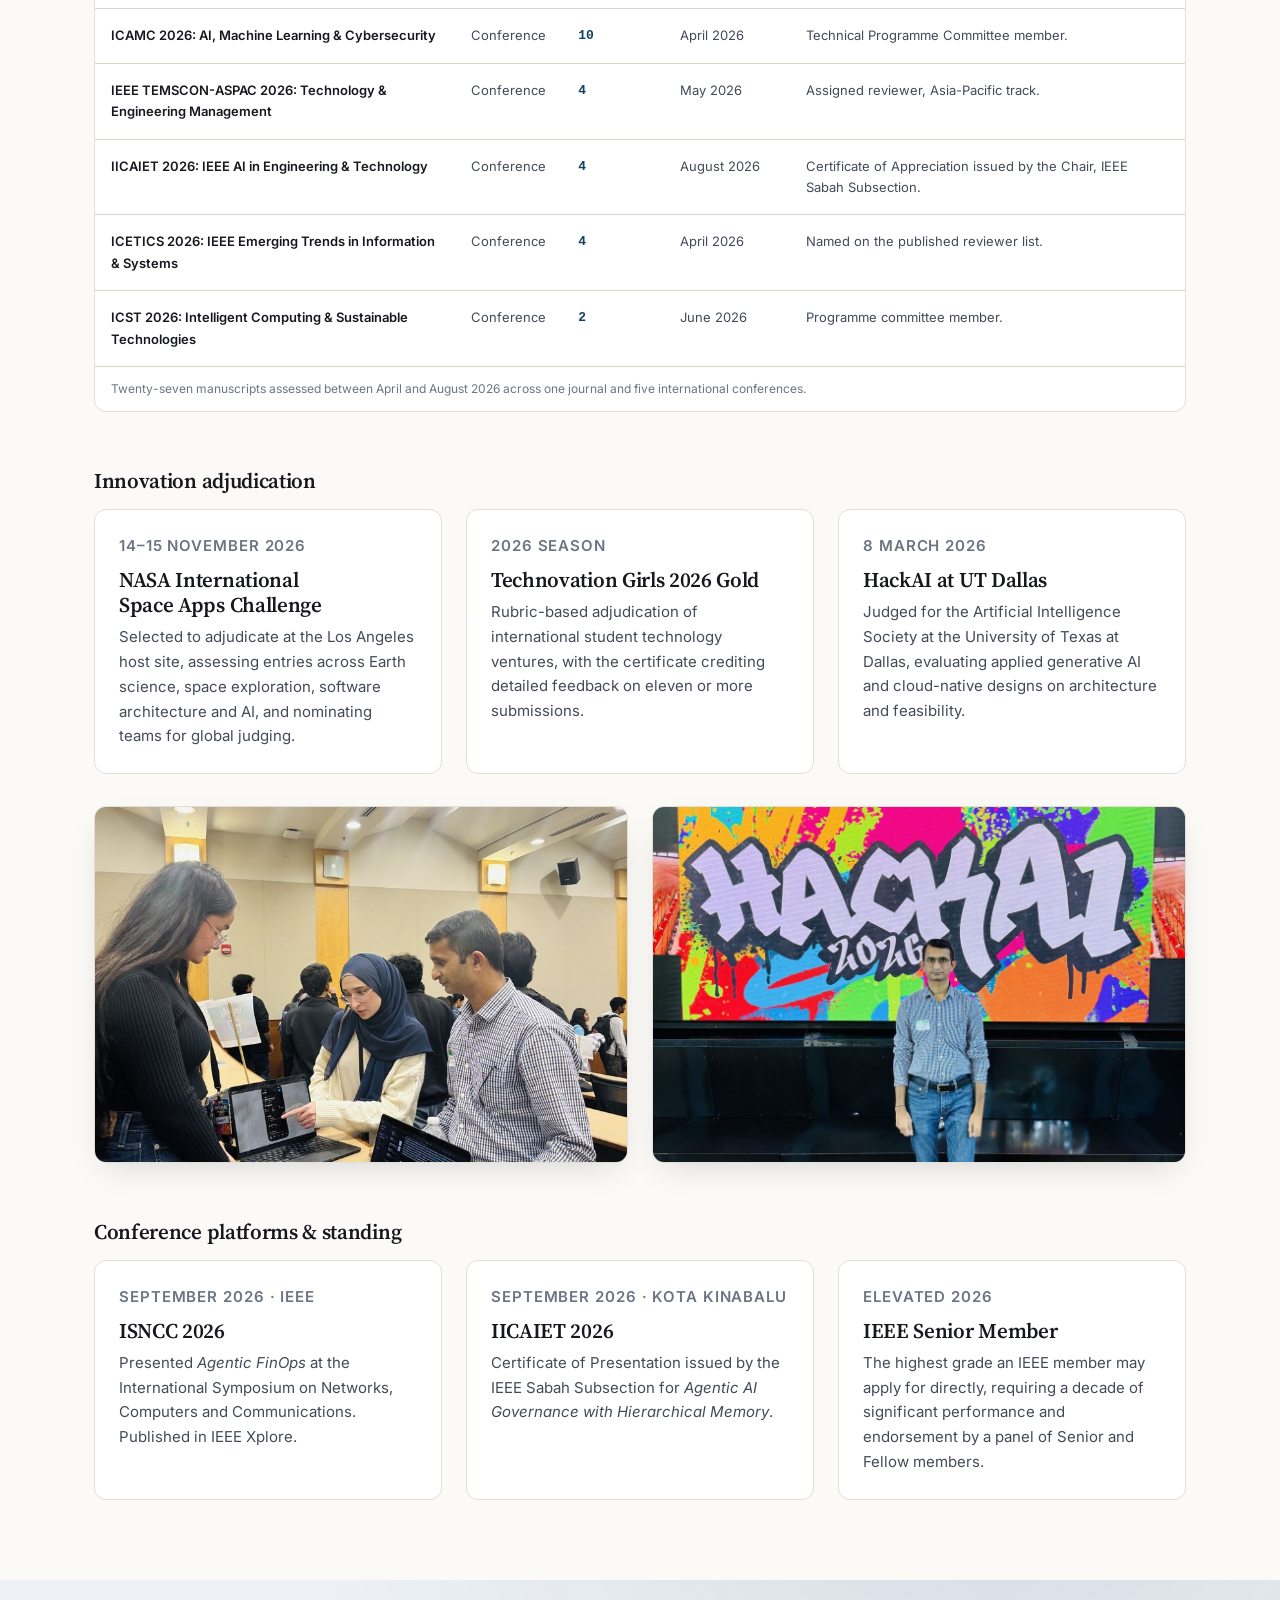
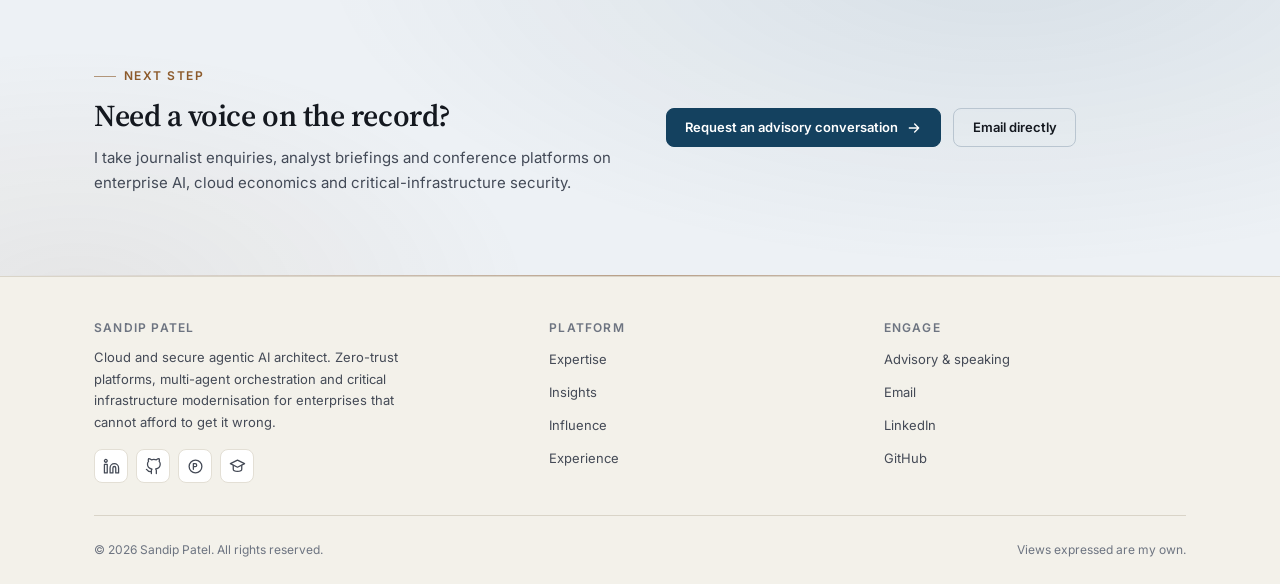
<file: influence.html>
<!DOCTYPE html>
<html lang="en">
<head>
  <meta charset="UTF-8">
  <meta name="viewport" content="width=device-width, initial-scale=1.0">

  <title>Media &amp; Industry Contributions | Sandip Patel</title>
  <meta name="description" content="Sandip Patel in Forbes, TechTarget and CMSWire, plus peer review for IEEE Transactions on Cloud Computing and judging for the NASA Space Apps Challenge.">
  <meta name="author" content="Sandip Patel">
  <meta name="robots" content="index, follow, max-snippet:-1">
  <link rel="canonical" href="https://sandipbpatel.com/influence.html">

  <link rel="icon" href="favicon.ico" sizes="16x16 32x32 48x48">
  <link rel="icon" href="assets/img/icon-32.png" type="image/png" sizes="32x32">
  <link rel="icon" href="assets/img/icon-192.png" type="image/png" sizes="192x192">
  <link rel="apple-touch-icon" href="assets/img/apple-touch-icon.png">
  <link rel="manifest" href="site.webmanifest">
  <meta name="theme-color" content="#fbfaf7" media="(prefers-color-scheme: light)">
  <meta name="theme-color" content="#0e1116" media="(prefers-color-scheme: dark)">

  <!-- Identity: associates this site with the same person across the web -->
  <link rel="me" href="https://www.linkedin.com/in/sandip-patel-93985110">
  <link rel="me" href="https://github.com/sandyshd">
  <link rel="me" href="https://orcid.org/0009-0003-5229-6181">
  <link rel="me" href="https://scholar.google.com/citations?user=6mVOax8AAAAJ">

  <link rel="preconnect" href="https://fonts.googleapis.com">
  <link rel="preconnect" href="https://fonts.gstatic.com" crossorigin>
  <link href="https://fonts.googleapis.com/css2?family=Inter:wght@400;500;600;700&family=Source+Serif+4:ital,opsz,wght@0,8..60,400;0,8..60,600;0,8..60,700;1,8..60,400;1,8..60,600&display=swap" rel="stylesheet">
  <link rel="stylesheet" href="assets/css/styles.css?v=20260925">

  <script>
    (function () {
      try {
        var t = localStorage.getItem('theme') || 'light';
        document.documentElement.setAttribute('data-theme', t);
      } catch (e) { document.documentElement.setAttribute('data-theme', 'light'); }
      document.documentElement.classList.add('has-js');
    })();
  </script>

  <meta property="og:type" content="website">
  <meta property="og:url" content="https://sandipbpatel.com/influence.html">
  <meta property="og:title" content="Media &amp; Industry Contributions | Sandip Patel">
  <meta property="og:description" content="Sandip Patel in Forbes, TechTarget and CMSWire, plus peer review for IEEE Transactions on Cloud Computing and judging for the NASA Space Apps Challenge.">
  <meta property="og:image" content="https://sandipbpatel.com/assets/img/sandip-og.jpg">
  <meta property="og:image:width" content="1200">
  <meta property="og:image:height" content="630">
  <meta property="og:image:type" content="image/jpeg">
  <meta property="og:site_name" content="Sandip Patel">

  <script type="application/ld+json">
  {
    "@context": "https://schema.org",
    "@graph": [
      {
        "@type": "WebPage",
        "@id": "https://sandipbpatel.com/influence.html#page",
        "url": "https://sandipbpatel.com/influence.html",
        "name": "Thought leadership & industry contributions",
        "description": "Earned media across Forbes, TechTarget and CMSWire, plus technical evaluation for IEEE Transactions on Cloud Computing and innovation judging.",
        "inLanguage": "en-US",
        "dateModified": "2026-09-25",
        "isPartOf": {
          "@id": "https://sandipbpatel.com/#website"
        },
        "about": {
          "@id": "https://sandipbpatel.com/#person"
        },
        "primaryImageOfPage": {
          "@id": "https://sandipbpatel.com/#primaryimage"
        },
        "breadcrumb": {
          "@id": "https://sandipbpatel.com/influence.html#breadcrumb"
        }
      },
      {
        "@type": "BreadcrumbList",
        "@id": "https://sandipbpatel.com/influence.html#breadcrumb",
        "itemListElement": [
          {
            "@type": "ListItem",
            "position": 1,
            "name": "Home",
            "item": "https://sandipbpatel.com/"
          },
          {
            "@type": "ListItem",
            "position": 2,
            "name": "Influence",
            "item": "https://sandipbpatel.com/influence.html"
          }
        ]
      },
      {
        "@type": "WebSite",
        "@id": "https://sandipbpatel.com/#website",
        "url": "https://sandipbpatel.com/",
        "name": "Sandip Patel",
        "inLanguage": "en-US",
        "publisher": {
          "@id": "https://sandipbpatel.com/#person"
        }
      },
      {
        "@type": "Person",
        "@id": "https://sandipbpatel.com/#person",
        "name": "Sandip Patel",
        "url": "https://sandipbpatel.com/",
        "jobTitle": "Digital Solution Engineer (Cloud Solution Architect)",
        "worksFor": {
          "@type": "Organization",
          "name": "Microsoft Corporation"
        },
        "sameAs": [
          "https://www.linkedin.com/in/sandip-patel-93985110",
          "https://github.com/sandyshd",
          "https://orcid.org/0009-0003-5229-6181",
          "https://scholar.google.com/citations?user=6mVOax8AAAAJ",
          "https://www.researchgate.net/profile/Sandip-Patel-37",
          "https://www.credly.com/users/sandip-patel.2eb89cc5/badges"
        ]
      }
    ]
  }
  </script>
</head>
<body>
  <a href="#main" class="skip-link">Skip to main content</a>

  <header class="site-header">
    <div class="container site-header__inner">
      <a class="brand" href="index.html">
        <img class="brand__mark" src="assets/img/sandip-avatar.jpg" alt="" width="34" height="34" decoding="async">
        <span class="brand__text">
          <span class="brand__name">Sandip Patel</span>
          <span class="brand__role">Secure Agentic AI &amp; Cloud Architecture</span>
        </span>
      </a>

      <nav class="nav" id="primary-nav" aria-label="Main navigation">
        <a href="expertise.html">Expertise</a>
        <a href="insights.html">Insights</a>
        <a href="influence.html" aria-current="page">Influence</a>
        <a href="experience.html">Experience</a>
        <a href="engage.html" class="nav-only-mobile">Engage</a>
      </nav>

      <div class="header-actions">
        <a class="btn-cta" href="engage.html">
          Engage
          <svg width="14" height="14" viewBox="0 0 24 24" fill="none" stroke="currentColor" stroke-width="2.2" stroke-linecap="round" stroke-linejoin="round" aria-hidden="true"><path d="M5 12h14M13 6l6 6-6 6"/></svg>
        </a>
        <button class="icon-btn theme-toggle" type="button" aria-pressed="false" aria-label="Toggle colour theme" title="Toggle colour theme">
          <svg class="icon-sun" width="18" height="18" viewBox="0 0 24 24" fill="none" stroke="currentColor" stroke-width="1.8" stroke-linecap="round"><circle cx="12" cy="12" r="4.5"/><path d="M12 2v2M12 20v2M4.9 4.9l1.4 1.4M17.7 17.7l1.4 1.4M2 12h2M20 12h2M4.9 19.1l1.4-1.4M17.7 6.3l1.4-1.4"/></svg>
          <svg class="icon-moon" width="18" height="18" viewBox="0 0 24 24" fill="none" stroke="currentColor" stroke-width="1.8" stroke-linecap="round" stroke-linejoin="round"><path d="M21 12.8A9 9 0 1 1 11.2 3a7 7 0 0 0 9.8 9.8z"/></svg>
        </button>
        <button class="icon-btn nav-toggle" type="button" aria-expanded="false" aria-controls="primary-nav" aria-label="Toggle navigation menu">
          <span class="nav-toggle__bars" aria-hidden="true"><span></span><span></span><span></span></span>
        </button>
      </div>
    </div>
  </header>

  <main id="main">
    <div class="page-head">
      <div class="container">
        <ol class="breadcrumb">
          <li><a href="index.html">Home</a></li>
          <li aria-current="page">Influence</li>
        </ol>
        <p class="eyebrow">Market authority</p>
        <h1>Press coverage &amp; industry contributions</h1>
        <p>Authority is not claimed, it is conferred. Journalists decide who they call. Editors decide whose evaluation they trust. Competition organisers decide who adjudicates. What follows is the record of those decisions in 2026.</p>
      </div>
    </div>


    <section class="section" id="media">
      <div class="container">
        <div class="section-head">
          <p class="eyebrow">Media footprint</p>
          <h2>Called on as an independent expert</h2>
          <p>
            Seven features across six outlets in 2026. Every one earned editorial, none paid placement, none
            employer-placed. Ordered by outlet reach.
          </p>
        </div>

        <ol class="press-list reveal">
          <li>
            <article class="press-item">
              <div>
                <p class="press-item__outlet">
                  <img src="assets/img/forbes-favicon.ico" alt="" width="18" height="18" loading="lazy">Forbes
                </p>
                <h3 class="press-item__title">
                  <a href="https://www.forbes.com/sites/joemckendrick/2026/07/15/a-call-for-ai-clarity-from-leading-thinkers-and-doers" target="_blank" rel="noopener noreferrer">A Call For AI Clarity, From Leading Thinkers And Doers</a>
                </h3>
                <p class="press-item__byline">Joe McKendrick</p>
                <p class="press-item__desc">
                  Quoted alongside commentators from CoSAI and SpaceX on what enterprises actually need from AI
                  clarity and governance.
                </p>
                <p><a class="btn btn-ghost" href="https://www.forbes.com/sites/joemckendrick/2026/07/15/a-call-for-ai-clarity-from-leading-thinkers-and-doers" target="_blank" rel="noopener noreferrer">Read article →</a></p>
              </div>
              <p class="press-item__date"><time datetime="2026-07-15">15 Jul 2026</time></p>
            </article>
          </li>

          <li>
            <article class="press-item">
              <div>
                <p class="press-item__outlet">
                  <img src="assets/img/techtarget_logo.png" alt="" width="18" height="18" loading="lazy">TechTarget
                </p>
                <h3 class="press-item__title">
                  <a href="https://www.techtarget.com/it-strategy/feature/Why-CIOs-should-invest-in-agent-harnesses" target="_blank" rel="noopener noreferrer">Why CIOs should invest in agent harnesses</a>
                </h3>
                <p class="press-item__byline">Rosa Heaton</p>
                <p class="press-item__desc">
                  One of three named expert sources, alongside the CIO of Sabre and the Chief Data &amp; AI Strategy
                  Officer of ThoughtSpot. Quoted twice: the article develops a section from my point and closes its
                  advice section with my comment.
                </p>
                <p><a class="btn btn-ghost" href="https://www.techtarget.com/it-strategy/feature/Why-CIOs-should-invest-in-agent-harnesses" target="_blank" rel="noopener noreferrer">Read article →</a></p>
              </div>
              <p class="press-item__date"><time datetime="2026-09-22">22 Sep 2026</time></p>
            </article>
          </li>

          <li>
            <article class="press-item">
              <div>
                <p class="press-item__outlet">
                  <img src="assets/img/cmswire-favicon.ico" alt="" width="18" height="18" loading="lazy">CMSWire
                </p>
                <h3 class="press-item__title">
                  <a href="https://www.cmswire.com/contact-center/can-you-control-your-contact-center-ai-bills/" target="_blank" rel="noopener noreferrer">Can You Control Your Contact Center AI Bills?</a>
                </h3>
                <p class="press-item__byline">Scott Clark</p>
                <p class="press-item__desc">
                  On governing the operational cost of AI-powered contact centre platforms, the commercial edge of
                  the Agentic FinOps research.
                </p>
                <p><a class="btn btn-ghost" href="https://www.cmswire.com/contact-center/can-you-control-your-contact-center-ai-bills/" target="_blank" rel="noopener noreferrer">Read article →</a></p>
              </div>
              <p class="press-item__date"><time datetime="2026-08-12">12 Aug 2026</time></p>
            </article>
          </li>

          <li>
            <article class="press-item">
              <div>
                <p class="press-item__outlet">
                  <img src="assets/img/cmswire-favicon.ico" alt="" width="18" height="18" loading="lazy">CMSWire
                </p>
                <h3 class="press-item__title">
                  <a href="https://www.cmswire.com/digital-experience/can-your-martech-stack-support-ai-agents-or-is-it-just-in-the-way/" target="_blank" rel="noopener noreferrer">Can Your Martech Stack Support AI Agents?</a>
                </h3>
                <p class="press-item__byline">Scott Clark</p>
                <p class="press-item__desc">
                  Why agent-ready marketing technology depends on connected enterprise data, and what has to change
                  in the stack before agents can act on it.
                </p>
                <p><a class="btn btn-ghost" href="https://www.cmswire.com/digital-experience/can-your-martech-stack-support-ai-agents-or-is-it-just-in-the-way/" target="_blank" rel="noopener noreferrer">Read article →</a></p>
              </div>
              <p class="press-item__date"><time datetime="2026-07-27">27 Jul 2026</time></p>
            </article>
          </li>

          <li>
            <article class="press-item">
              <div>
                <p class="press-item__outlet">
                  <img src="assets/img/mescomputing.ico" alt="" width="18" height="18" loading="lazy">MES Computing
                </p>
                <h3 class="press-item__title">
                  <a href="https://www.mescomputing.com/news/2026/business/the-ai-readiness-gap-why-network-infrastructure-may-be-holding-back-innovation" target="_blank" rel="noopener noreferrer">The AI Readiness Gap: Why Network Infrastructure May Be Holding Back Innovation</a>
                </h3>
                <p class="press-item__byline">Franklin Okeke &#183; several paragraphs of commentary</p>
                <p class="press-item__desc">
                  How legacy network infrastructure quietly caps AI adoption, performance and enterprise innovation.
                </p>
                <p><a class="btn btn-ghost" href="https://www.mescomputing.com/news/2026/business/the-ai-readiness-gap-why-network-infrastructure-may-be-holding-back-innovation" target="_blank" rel="noopener noreferrer">Read article →</a></p>
              </div>
              <p class="press-item__date"><time datetime="2026-08">Aug 2026</time></p>
            </article>
          </li>

          <li>
            <article class="press-item">
              <div>
                <p class="press-item__outlet">
                  <img src="assets/img/tnw_favicon.ico" alt="" width="18" height="18" loading="lazy">TechNewsWorld
                </p>
                <h3 class="press-item__title">
                  <a href="https://www.technewsworld.com/story/memory-chip-shortage-aggravated-by-rush-to-build-more-data-centers-180423.html" target="_blank" rel="noopener noreferrer">Memory Chip Shortage Aggravated by Data Center Demand</a>
                </h3>
                <p class="press-item__byline">John P. Mello Jr.</p>
                <p class="press-item__desc">
                  On the AI data-centre buildout and the strain it places on global memory supply chains.
                </p>
                <p><a class="btn btn-ghost" href="https://www.technewsworld.com/story/memory-chip-shortage-aggravated-by-rush-to-build-more-data-centers-180423.html" target="_blank" rel="noopener noreferrer">Read article →</a></p>
              </div>
              <p class="press-item__date"><time datetime="2026-07-01">1 Jul 2026</time></p>
            </article>
          </li>

          <li>
            <article class="press-item">
              <div>
                <p class="press-item__outlet">
                  <img src="assets/img/techround.png" alt="" width="18" height="18" loading="lazy">TechRound
                </p>
                <h3 class="press-item__title">
                  <a href="https://techround.co.uk/artificial-intelligence/is-rapid-ai-price-deflation-a-gift-or-an-existential-threat-to-saas/" target="_blank" rel="noopener noreferrer">Is Rapid AI Price Deflation A Gift Or An Existential Threat To SaaS?</a>
                </h3>
                <p class="press-item__byline">Les-Leigh A</p>
                <p class="press-item__desc">
                  How falling inference costs reshape SaaS pricing power, competitive position and long-term
                  business models.
                </p>
                <p><a class="btn btn-ghost" href="https://techround.co.uk/artificial-intelligence/is-rapid-ai-price-deflation-a-gift-or-an-existential-threat-to-saas/" target="_blank" rel="noopener noreferrer">Read article →</a></p>
              </div>
              <p class="press-item__date"><time datetime="2026-08">Aug 2026</time></p>
            </article>
          </li>
        </ol>
      </div>
    </section>

    <section class="section section--sunken" id="writing">
      <div class="container">
        <div class="section-head">
          <p class="eyebrow">Long-form</p>
          <h2>Perspective, at length</h2>
          <p>Technical essays for practitioners, published independently of peer-reviewed work.</p>
        </div>

        <div class="grid grid-3 reveal">
          <article class="card card--link">
            <p class="card__meta">Towards AI &#183; 2026</p>
            <h3><a href="https://medium.com/towards-artificial-intelligence/securing-ai-agents-without-slowing-innovation-52d32ea9d04e" target="_blank" rel="noopener noreferrer">Securing AI Agents Without Slowing Innovation</a></h3>
            <p>The false trade-off at the centre of every enterprise agent programme, and how to design your way out of it.</p>
            <div class="card__foot"><a class="btn btn-ghost" href="https://medium.com/towards-artificial-intelligence/securing-ai-agents-without-slowing-innovation-52d32ea9d04e" target="_blank" rel="noopener noreferrer">Read →</a></div>
          </article>

          <article class="card card--link">
            <p class="card__meta">Towards AI &#183; 2026</p>
            <h3><a href="https://medium.com/towards-artificial-intelligence/reference-architecture-for-private-ai-on-azure-designing-secure-compliant-hybrid-llm-systems-ed4a4eab8411" target="_blank" rel="noopener noreferrer">Reference Architecture for Private AI on Azure</a></h3>
            <p>Designing secure, compliant, hybrid LLM systems for organisations that cannot send data to a public endpoint.</p>
            <div class="card__foot"><a class="btn btn-ghost" href="https://medium.com/towards-artificial-intelligence/reference-architecture-for-private-ai-on-azure-designing-secure-compliant-hybrid-llm-systems-ed4a4eab8411" target="_blank" rel="noopener noreferrer">Read →</a></div>
          </article>

          <article class="card card--link">
            <p class="card__meta">Towards AI &#183; 2026</p>
            <h3><a href="https://medium.com/towards-artificial-intelligence/choosing-your-ai-coding-engine-in-2026-234255f0d7ec" target="_blank" rel="noopener noreferrer">Choosing Your AI Coding Engine in 2026</a></h3>
            <p>Selecting an AI coding engine on reliability, governance and enterprise fit rather than benchmark theatre.</p>
            <div class="card__foot"><a class="btn btn-ghost" href="https://medium.com/towards-artificial-intelligence/choosing-your-ai-coding-engine-in-2026-234255f0d7ec" target="_blank" rel="noopener noreferrer">Read →</a></div>
          </article>
        </div>
      </div>
    </section>

    <section class="section" id="contributions">
      <div class="container">
        <div class="section-head">
          <p class="eyebrow">Ecosystem</p>
          <h2>Strategic industry contributions</h2>
          <p>
            Where new architecture gets decided, someone has to separate the rigorous from the merely confident.
            Increasingly, institutions ask me to be that person.
          </p>
        </div>

        <h3 style="margin-bottom:var(--sp-4)">Technical evaluation</h3>
        <div class="table-wrap reveal">
          <table>
            <caption>Twenty-seven manuscripts assessed between April and August 2026 across one journal and five international conferences.</caption>
            <thead>
              <tr>
                <th scope="col">Institution</th>
                <th scope="col">Forum</th>
                <th scope="col">Assessed</th>
                <th scope="col">Period</th>
                <th scope="col">Standing</th>
              </tr>
            </thead>
            <tbody>
              <tr>
                <th scope="row">IEEE Transactions on Cloud Computing</th>
                <td>Journal</td>
                <td class="td-num">3</td>
                <td class="td-nowrap">Jul &#8211; Aug 2026</td>
                <td>Editor-invited. One author rebuttal engages substantively with the points raised.</td>
              </tr>
              <tr>
                <th scope="row">ICAMC 2026: AI, Machine Learning &amp; Cybersecurity</th>
                <td>Conference</td>
                <td class="td-num">10</td>
                <td class="td-nowrap">April 2026</td>
                <td>Technical Programme Committee member.</td>
              </tr>
              <tr>
                <th scope="row">IEEE TEMSCON-ASPAC 2026: Technology &amp; Engineering Management</th>
                <td>Conference</td>
                <td class="td-num">4</td>
                <td class="td-nowrap">May 2026</td>
                <td>Assigned reviewer, Asia-Pacific track.</td>
              </tr>
              <tr>
                <th scope="row">IICAIET 2026: IEEE AI in Engineering &amp; Technology</th>
                <td>Conference</td>
                <td class="td-num">4</td>
                <td class="td-nowrap">August 2026</td>
                <td>Certificate of Appreciation issued by the Chair, IEEE Sabah Subsection.</td>
              </tr>
              <tr>
                <th scope="row">ICETICS 2026: IEEE Emerging Trends in Information &amp; Systems</th>
                <td>Conference</td>
                <td class="td-num">4</td>
                <td class="td-nowrap">April 2026</td>
                <td>Named on the published reviewer list.</td>
              </tr>
              <tr>
                <th scope="row">ICST 2026: Intelligent Computing &amp; Sustainable Technologies</th>
                <td>Conference</td>
                <td class="td-num">2</td>
                <td class="td-nowrap">June 2026</td>
                <td>Programme committee member.</td>
              </tr>
            </tbody>
          </table>
        </div>

        <h3 style="margin:var(--sp-8) 0 var(--sp-4)">Innovation adjudication</h3>
        <div class="grid grid-3 reveal">
          <article class="card">
            <p class="card__meta">14&#8211;15 November 2026</p>
            <h3>NASA International Space Apps Challenge</h3>
            <p>
              Selected to adjudicate at the Los Angeles host site, assessing entries across Earth science, space
              exploration, software architecture and AI, and nominating teams for global judging.
            </p>
          </article>
          <article class="card">
            <p class="card__meta">2026 season</p>
            <h3>Technovation Girls 2026 Gold</h3>
            <p>
              Rubric-based adjudication of international student technology ventures, with the certificate
              crediting detailed feedback on eleven or more submissions.
            </p>
          </article>
          <article class="card">
            <p class="card__meta">8 March 2026</p>
            <h3>HackAI at UT Dallas</h3>
            <p>
              Judged for the Artificial Intelligence Society at the University of Texas at Dallas, evaluating
              applied generative AI and cloud-native designs on architecture and feasibility.
            </p>
          </article>
        </div>

        <div class="grid grid-2 reveal" style="margin-top:var(--sp-6)">
          <figure class="portrait portrait--wide">
            <img src="assets/img/hackai-2026-1.jpg" alt="Sandip Patel judging student AI projects at HackAI 2026, University of Texas at Dallas" width="825" height="1100" loading="lazy" decoding="async">
          </figure>
          <figure class="portrait portrait--wide">
            <img src="assets/img/hackai-2026-2.jpg" alt="Judging panel reviewing submissions at HackAI 2026, University of Texas at Dallas" width="1082" height="1100" loading="lazy" decoding="async">
          </figure>
        </div>

        <h3 style="margin:var(--sp-8) 0 var(--sp-4)">Conference platforms &amp; standing</h3>
        <div class="grid grid-3 reveal">
          <article class="card">
            <p class="card__meta">September 2026 &#183; IEEE</p>
            <h3>ISNCC 2026</h3>
            <p>Presented <em>Agentic FinOps</em> at the International Symposium on Networks, Computers and Communications. Published in IEEE Xplore.</p>
          </article>
          <article class="card">
            <p class="card__meta">September 2026 &#183; Kota Kinabalu</p>
            <h3>IICAIET 2026</h3>
            <p>Certificate of Presentation issued by the IEEE Sabah Subsection for <em>Agentic AI Governance with Hierarchical Memory</em>.</p>
          </article>
          <article class="card">
            <p class="card__meta">Elevated 2026</p>
            <h3>IEEE Senior Member</h3>
            <p>The highest grade an IEEE member may apply for directly, requiring a decade of significant performance and endorsement by a panel of Senior and Fellow members.</p>
          </article>
        </div>
      </div>
    </section>

    <section class="band-feature section section--dark">
      <div class="container">
        <div class="split" style="align-items:center">
          <div>
            <p class="eyebrow">Next step</p>
            <h2 style="font-size:var(--fs-2xl)">Need a voice on the record?</h2>
            <p style="margin-bottom:0">I take journalist enquiries, analyst briefings and conference platforms on enterprise AI, cloud economics and critical-infrastructure security.</p>
          </div>
          <div class="btn-group" style="justify-content:flex-start">
            <a class="btn btn-primary" href="engage.html">
              Request an advisory conversation
              <svg width="16" height="16" viewBox="0 0 24 24" fill="none" stroke="currentColor" stroke-width="2" stroke-linecap="round" stroke-linejoin="round"><path d="M5 12h14M13 6l6 6-6 6"/></svg>
            </a>
            <a class="btn btn-outline" href="mailto:sandip6483@gmail.com">Email directly</a>
          </div>
        </div>
      </div>
    </section>
  </main>

  <footer class="site-footer">
    <div class="container">
      <div class="footer-grid">
        <div class="footer-col footer-about">
          <h4>Sandip Patel</h4>
          <p>
            Cloud and secure agentic AI architect. Zero-trust platforms, multi-agent orchestration and critical
            infrastructure modernisation for enterprises that cannot afford to get it wrong.
          </p>
          <div class="social-row" style="margin-top:var(--sp-4)">
            <a href="https://www.linkedin.com/in/sandip-patel-93985110" target="_blank" rel="noopener noreferrer" aria-label="LinkedIn">
              <svg width="17" height="17" viewBox="0 0 24 24" fill="none" stroke="currentColor" stroke-width="1.8" stroke-linecap="round" stroke-linejoin="round"><path d="M16 8a6 6 0 0 1 6 6v7h-4v-7a2 2 0 0 0-4 0v7h-4v-7a6 6 0 0 1 6-6z"/><rect x="2" y="9" width="4" height="12"/><circle cx="4" cy="4" r="2"/></svg>
            </a>
            <a href="https://github.com/sandyshd" target="_blank" rel="noopener noreferrer" aria-label="GitHub">
              <svg width="17" height="17" viewBox="0 0 24 24" fill="none" stroke="currentColor" stroke-width="1.8" stroke-linecap="round" stroke-linejoin="round"><path d="M9 19c-5 1.5-5-2.5-7-3m14 6v-3.9a3.4 3.4 0 0 0-.9-2.6c3.1-.4 6.4-1.5 6.4-7A5.4 5.4 0 0 0 20 4.8 5.1 5.1 0 0 0 19.9 1S18.7.6 16 2.5a13.4 13.4 0 0 0-7 0C6.3.6 5.1 1 5.1 1A5.1 5.1 0 0 0 5 4.8 5.4 5.4 0 0 0 3.5 8.6c0 5.4 3.3 6.6 6.4 7a3.4 3.4 0 0 0-.9 2.6V22"/></svg>
            </a>
            <a href="https://orcid.org/0009-0003-5229-6181" target="_blank" rel="noopener noreferrer" aria-label="ORCID">
              <svg width="17" height="17" viewBox="0 0 24 24" fill="none" stroke="currentColor" stroke-width="1.8" stroke-linecap="round" stroke-linejoin="round"><circle cx="12" cy="12" r="9"/><path d="M9 16V8M9 8h2.6a2.1 2.1 0 1 1 0 4.2H9"/></svg>
            </a>
            <a href="https://scholar.google.com/citations?user=6mVOax8AAAAJ" target="_blank" rel="noopener noreferrer" aria-label="Google Scholar">
              <svg width="17" height="17" viewBox="0 0 24 24" fill="none" stroke="currentColor" stroke-width="1.8" stroke-linecap="round" stroke-linejoin="round"><path d="M12 3 2 8l10 5 10-5-10-5z"/><path d="M6 10.5V16c0 1.7 2.7 3 6 3s6-1.3 6-3v-5.5"/></svg>
            </a>
          </div>
        </div>

        <div class="footer-col">
          <h4>Platform</h4>
          <ul>
            <li><a href="expertise.html">Expertise</a></li>
            <li><a href="insights.html">Insights</a></li>
            <li><a href="influence.html">Influence</a></li>
            <li><a href="experience.html">Experience</a></li>
          </ul>
        </div>

        <div class="footer-col">
          <h4>Engage</h4>
          <ul>
            <li><a href="engage.html">Advisory &amp; speaking</a></li>
            <li><a href="mailto:sandip6483@gmail.com">Email</a></li>
            <li><a href="https://www.linkedin.com/in/sandip-patel-93985110" target="_blank" rel="noopener noreferrer">LinkedIn</a></li>
            <li><a href="https://github.com/sandyshd" target="_blank" rel="noopener noreferrer">GitHub</a></li>
          </ul>
        </div>
      </div>

      <div class="footer-bottom">
        <p>&copy; <span data-year>2026</span> Sandip Patel. All rights reserved.</p>
        <p>Views expressed are my own.</p>
      </div>
    </div>
  </footer>

  <button class="to-top" type="button" aria-label="Back to top">
    <svg width="18" height="18" viewBox="0 0 24 24" fill="none" stroke="currentColor" stroke-width="2" stroke-linecap="round" stroke-linejoin="round"><path d="M12 19V5M5 12l7-7 7 7"/></svg>
  </button>

  <script src="assets/js/main.js?v=20260925" defer></script>
</body>
</html>
</file>
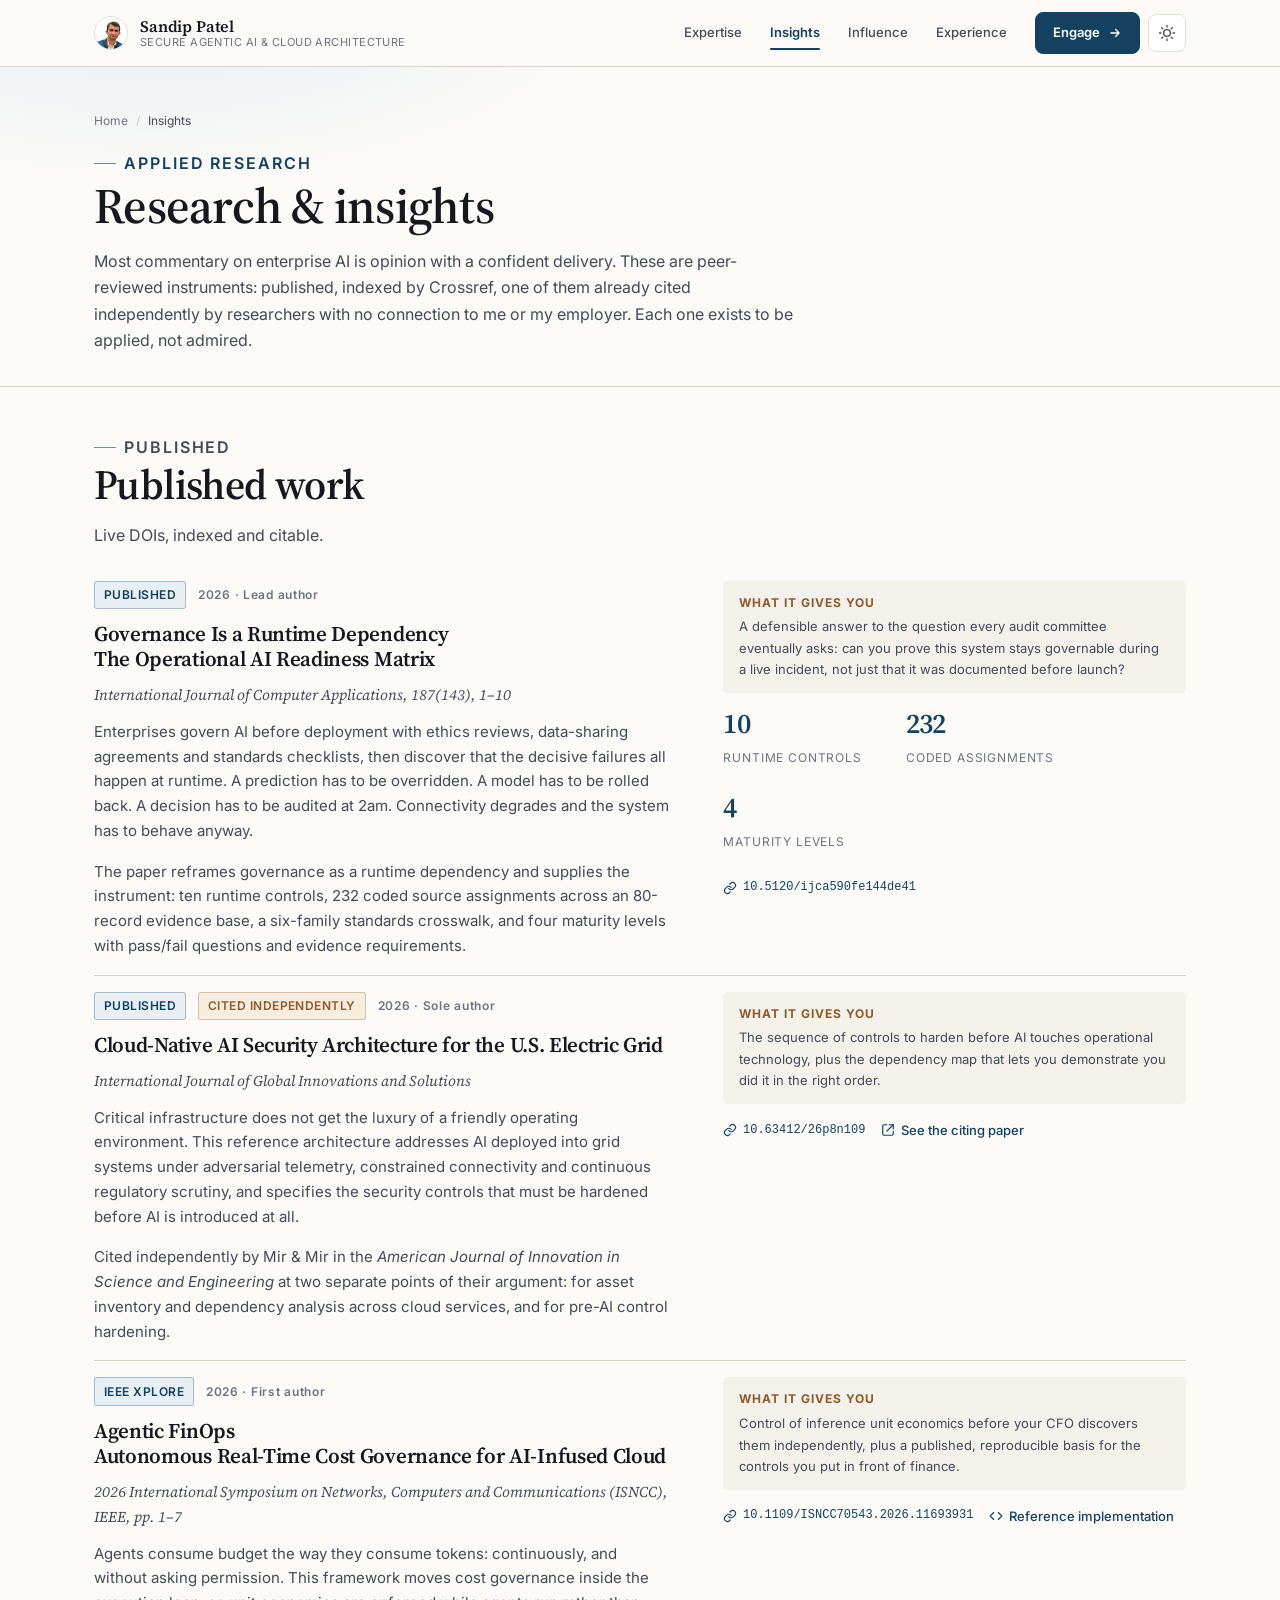
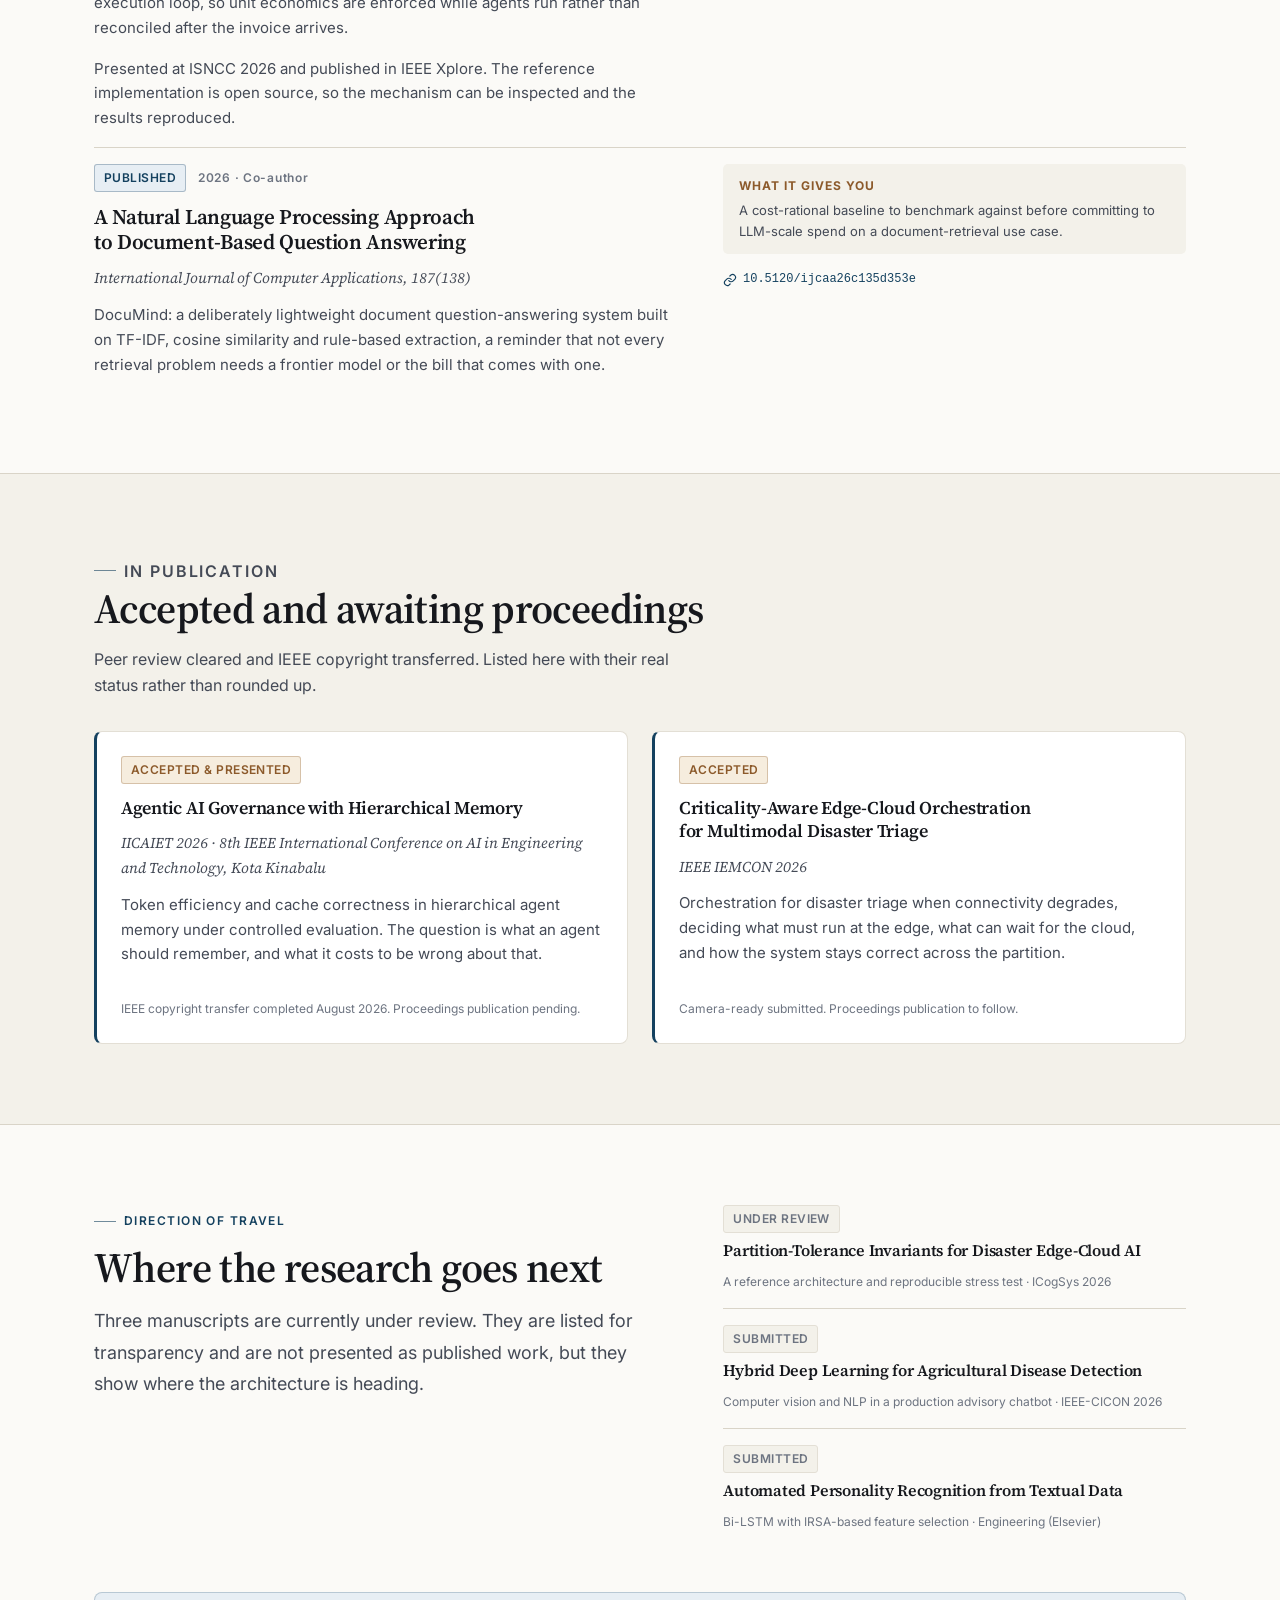
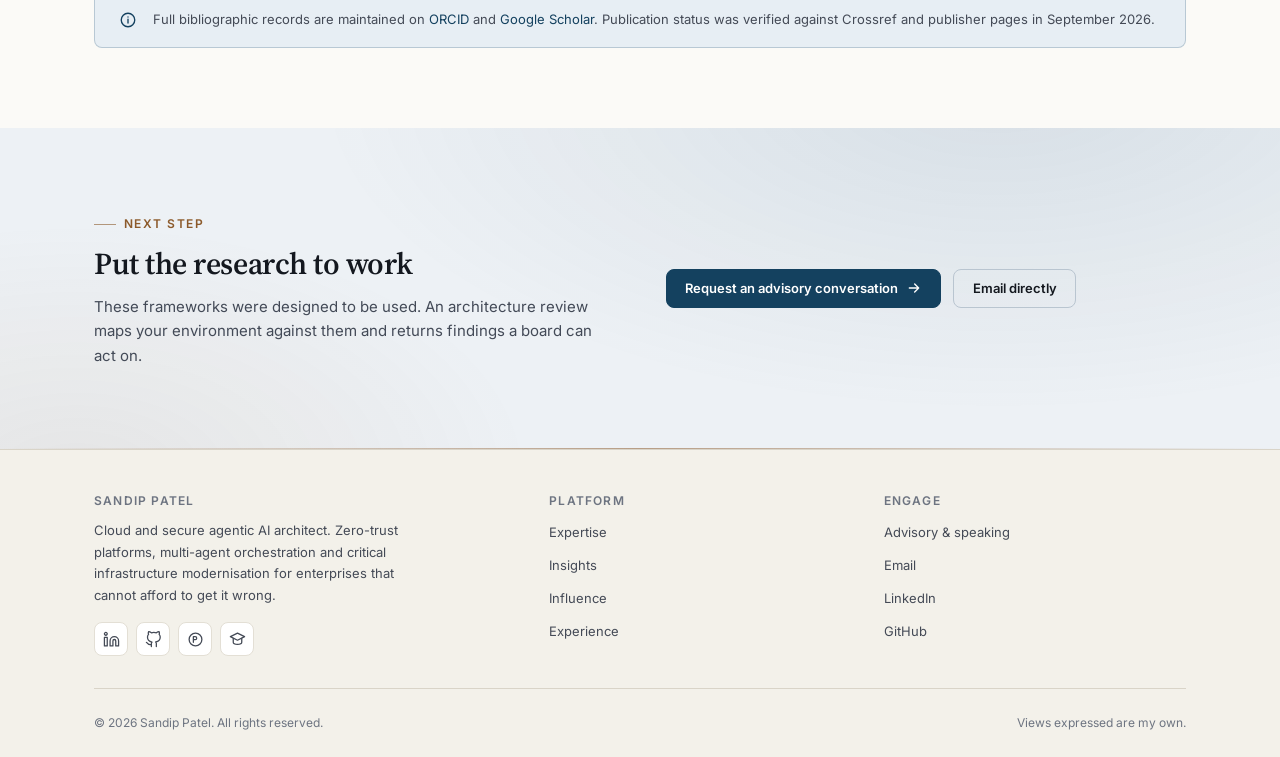
<file: insights.html>
<!DOCTYPE html>
<html lang="en">
<head>
  <meta charset="UTF-8">
  <meta name="viewport" content="width=device-width, initial-scale=1.0">

  <title>Research &amp; Insights | Sandip Patel</title>
  <meta name="description" content="Peer-reviewed research by Sandip Patel: the Operational AI Readiness Matrix, cloud-native AI security for the U.S. electric grid, and Agentic FinOps.">
  <meta name="author" content="Sandip Patel">
  <meta name="robots" content="index, follow, max-snippet:-1">
  <link rel="canonical" href="https://sandipbpatel.com/insights.html">

  <link rel="icon" href="favicon.ico" sizes="16x16 32x32 48x48">
  <link rel="icon" href="assets/img/icon-32.png" type="image/png" sizes="32x32">
  <link rel="icon" href="assets/img/icon-192.png" type="image/png" sizes="192x192">
  <link rel="apple-touch-icon" href="assets/img/apple-touch-icon.png">
  <link rel="manifest" href="site.webmanifest">
  <meta name="theme-color" content="#fbfaf7" media="(prefers-color-scheme: light)">
  <meta name="theme-color" content="#0e1116" media="(prefers-color-scheme: dark)">

  <!-- Identity: associates this site with the same person across the web -->
  <link rel="me" href="https://www.linkedin.com/in/sandip-patel-93985110">
  <link rel="me" href="https://github.com/sandyshd">
  <link rel="me" href="https://orcid.org/0009-0003-5229-6181">
  <link rel="me" href="https://scholar.google.com/citations?user=6mVOax8AAAAJ">

  <link rel="preconnect" href="https://fonts.googleapis.com">
  <link rel="preconnect" href="https://fonts.gstatic.com" crossorigin>
  <link href="https://fonts.googleapis.com/css2?family=Inter:wght@400;500;600;700&family=Source+Serif+4:ital,opsz,wght@0,8..60,400;0,8..60,600;0,8..60,700;1,8..60,400;1,8..60,600&display=swap" rel="stylesheet">
  <link rel="stylesheet" href="assets/css/styles.css?v=20260925">

  <script>
    (function () {
      try {
        var t = localStorage.getItem('theme') || 'light';
        document.documentElement.setAttribute('data-theme', t);
      } catch (e) { document.documentElement.setAttribute('data-theme', 'light'); }
      document.documentElement.classList.add('has-js');
    })();
  </script>

  <meta property="og:type" content="website">
  <meta property="og:url" content="https://sandipbpatel.com/insights.html">
  <meta property="og:title" content="Research &amp; Insights | Sandip Patel">
  <meta property="og:description" content="Peer-reviewed research by Sandip Patel: the Operational AI Readiness Matrix, cloud-native AI security for the U.S. electric grid, and Agentic FinOps.">
  <meta property="og:image" content="https://sandipbpatel.com/assets/img/sandip-og.jpg">
  <meta property="og:image:width" content="1200">
  <meta property="og:image:height" content="630">
  <meta property="og:image:type" content="image/jpeg">
  <meta property="og:site_name" content="Sandip Patel">

  <script type="application/ld+json">
  {
    "@context": "https://schema.org",
    "@graph": [
      {
        "@type": "WebPage",
        "@id": "https://sandipbpatel.com/insights.html#page",
        "url": "https://sandipbpatel.com/insights.html",
        "name": "Research & insights",
        "description": "Peer-reviewed frameworks for enterprise AI: the Operational AI Readiness Matrix, cloud-native AI security for the electric grid, and Agentic FinOps.",
        "inLanguage": "en-US",
        "dateModified": "2026-09-25",
        "isPartOf": {
          "@id": "https://sandipbpatel.com/#website"
        },
        "about": {
          "@id": "https://sandipbpatel.com/#person"
        },
        "primaryImageOfPage": {
          "@id": "https://sandipbpatel.com/#primaryimage"
        },
        "breadcrumb": {
          "@id": "https://sandipbpatel.com/insights.html#breadcrumb"
        }
      },
      {
        "@type": "BreadcrumbList",
        "@id": "https://sandipbpatel.com/insights.html#breadcrumb",
        "itemListElement": [
          {
            "@type": "ListItem",
            "position": 1,
            "name": "Home",
            "item": "https://sandipbpatel.com/"
          },
          {
            "@type": "ListItem",
            "position": 2,
            "name": "Insights",
            "item": "https://sandipbpatel.com/insights.html"
          }
        ]
      },
      {
        "@type": "WebSite",
        "@id": "https://sandipbpatel.com/#website",
        "url": "https://sandipbpatel.com/",
        "name": "Sandip Patel",
        "inLanguage": "en-US",
        "publisher": {
          "@id": "https://sandipbpatel.com/#person"
        }
      },
      {
        "@type": "Person",
        "@id": "https://sandipbpatel.com/#person",
        "name": "Sandip Patel",
        "url": "https://sandipbpatel.com/",
        "jobTitle": "Digital Solution Engineer (Cloud Solution Architect)",
        "worksFor": {
          "@type": "Organization",
          "name": "Microsoft Corporation"
        },
        "sameAs": [
          "https://www.linkedin.com/in/sandip-patel-93985110",
          "https://github.com/sandyshd",
          "https://orcid.org/0009-0003-5229-6181",
          "https://scholar.google.com/citations?user=6mVOax8AAAAJ",
          "https://www.researchgate.net/profile/Sandip-Patel-37",
          "https://www.credly.com/users/sandip-patel.2eb89cc5/badges"
        ]
      }
    ]
  }
  </script>
</head>
<body>
  <a href="#main" class="skip-link">Skip to main content</a>

  <header class="site-header">
    <div class="container site-header__inner">
      <a class="brand" href="index.html">
        <img class="brand__mark" src="assets/img/sandip-avatar.jpg" alt="" width="34" height="34" decoding="async">
        <span class="brand__text">
          <span class="brand__name">Sandip Patel</span>
          <span class="brand__role">Secure Agentic AI &amp; Cloud Architecture</span>
        </span>
      </a>

      <nav class="nav" id="primary-nav" aria-label="Main navigation">
        <a href="expertise.html">Expertise</a>
        <a href="insights.html" aria-current="page">Insights</a>
        <a href="influence.html">Influence</a>
        <a href="experience.html">Experience</a>
        <a href="engage.html" class="nav-only-mobile">Engage</a>
      </nav>

      <div class="header-actions">
        <a class="btn-cta" href="engage.html">
          Engage
          <svg width="14" height="14" viewBox="0 0 24 24" fill="none" stroke="currentColor" stroke-width="2.2" stroke-linecap="round" stroke-linejoin="round" aria-hidden="true"><path d="M5 12h14M13 6l6 6-6 6"/></svg>
        </a>
        <button class="icon-btn theme-toggle" type="button" aria-pressed="false" aria-label="Toggle colour theme" title="Toggle colour theme">
          <svg class="icon-sun" width="18" height="18" viewBox="0 0 24 24" fill="none" stroke="currentColor" stroke-width="1.8" stroke-linecap="round"><circle cx="12" cy="12" r="4.5"/><path d="M12 2v2M12 20v2M4.9 4.9l1.4 1.4M17.7 17.7l1.4 1.4M2 12h2M20 12h2M4.9 19.1l1.4-1.4M17.7 6.3l1.4-1.4"/></svg>
          <svg class="icon-moon" width="18" height="18" viewBox="0 0 24 24" fill="none" stroke="currentColor" stroke-width="1.8" stroke-linecap="round" stroke-linejoin="round"><path d="M21 12.8A9 9 0 1 1 11.2 3a7 7 0 0 0 9.8 9.8z"/></svg>
        </button>
        <button class="icon-btn nav-toggle" type="button" aria-expanded="false" aria-controls="primary-nav" aria-label="Toggle navigation menu">
          <span class="nav-toggle__bars" aria-hidden="true"><span></span><span></span><span></span></span>
        </button>
      </div>
    </div>
  </header>

  <main id="main">
    <div class="page-head">
      <div class="container">
        <ol class="breadcrumb">
          <li><a href="index.html">Home</a></li>
          <li aria-current="page">Insights</li>
        </ol>
        <p class="eyebrow">Applied research</p>
        <h1>Research &amp; insights</h1>
        <p>Most commentary on enterprise AI is opinion with a confident delivery. These are peer-reviewed instruments: published, indexed by Crossref, one of them already cited independently by researchers with no connection to me or my employer. Each one exists to be applied, not admired.</p>
      </div>
    </div>


    <section class="section">
      <div class="container">
        <div class="section-head">
          <p class="eyebrow">Published</p>
          <h2>Published work</h2>
          <p>Live DOIs, indexed and citable.</p>
        </div>

        <ol class="rule-list">

          <li id="readiness-matrix">
            <div class="split split--lead">
              <div>
                <div class="blueprint__kicker">
                  <span class="badge badge--published">Published</span>
                  <span class="pub__year">2026 &#183; Lead author</span>
                </div>
                <h3 style="font-size:var(--fs-xl)">Governance Is a Runtime Dependency<br>The Operational AI Readiness Matrix</h3>
                <p class="pub__venue">International Journal of Computer Applications, 187(143), 1&#8211;10</p>
                <p>
                  Enterprises govern AI before deployment with ethics reviews, data-sharing agreements and
                  standards checklists, then discover that the decisive failures all happen at runtime. A prediction has
                  to be overridden. A model has to be rolled back. A decision has to be audited at 2am. Connectivity
                  degrades and the system has to behave anyway.
                </p>
                <p>
                  The paper reframes governance as a runtime dependency and supplies the instrument: ten runtime
                  controls, 232 coded source assignments across an 80-record evidence base, a six-family standards
                  crosswalk, and four maturity levels with pass/fail questions and evidence requirements.
                </p>
              </div>
              <div>
                <div class="blueprint__takeaway">
                  <b>What it gives you</b>
                  A defensible answer to the question every audit committee eventually asks: can you prove this
                  system stays governable during a live incident, not just that it was documented before launch?
                </div>
                <ul class="stat-line" style="margin-bottom:var(--sp-5)">
                  <li><b>10</b><span>Runtime controls</span></li>
                  <li><b>232</b><span>Coded assignments</span></li>
                  <li><b>4</b><span>Maturity levels</span></li>
                </ul>
                <p class="pub__links">
                  <a class="pub__link" href="https://doi.org/10.5120/ijca590fe144de41" target="_blank" rel="noopener noreferrer">
                    <svg viewBox="0 0 24 24" fill="none" stroke="currentColor" stroke-width="2" stroke-linecap="round" stroke-linejoin="round"><path d="M10 13a5 5 0 0 0 7.5.5l3-3a5 5 0 0 0-7-7l-1.7 1.7"/><path d="M14 11a5 5 0 0 0-7.5-.5l-3 3a5 5 0 0 0 7 7l1.7-1.7"/></svg>
                    <span class="doi">10.5120/ijca590fe144de41</span>
                  </a>
                </p>
              </div>
            </div>
          </li>

          <li id="grid-security">
            <div class="split split--lead">
              <div>
                <div class="blueprint__kicker">
                  <span class="badge badge--published">Published</span>
                  <span class="badge badge--accepted">Cited independently</span>
                  <span class="pub__year">2026 &#183; Sole author</span>
                </div>
                <h3 style="font-size:var(--fs-xl)">Cloud-Native AI Security Architecture for the U.S. Electric Grid</h3>
                <p class="pub__venue">International Journal of Global Innovations and Solutions</p>
                <p>
                  Critical infrastructure does not get the luxury of a friendly operating environment. This
                  reference architecture addresses AI deployed into grid systems under adversarial telemetry,
                  constrained connectivity and continuous regulatory scrutiny, and specifies the security controls
                  that must be hardened before AI is introduced at all.
                </p>
                <p>
                  Cited independently by Mir &amp; Mir in the <em>American Journal of Innovation in Science and
                  Engineering</em> at two separate points of their argument: for asset inventory and dependency
                  analysis across cloud services, and for pre-AI control hardening.
                </p>
              </div>
              <div>
                <div class="blueprint__takeaway">
                  <b>What it gives you</b>
                  The sequence of controls to harden before AI touches operational technology, plus the dependency
                  map that lets you demonstrate you did it in the right order.
                </div>
                <p class="pub__links">
                  <a class="pub__link" href="https://doi.org/10.63412/26p8n109" target="_blank" rel="noopener noreferrer">
                    <svg viewBox="0 0 24 24" fill="none" stroke="currentColor" stroke-width="2" stroke-linecap="round" stroke-linejoin="round"><path d="M10 13a5 5 0 0 0 7.5.5l3-3a5 5 0 0 0-7-7l-1.7 1.7"/><path d="M14 11a5 5 0 0 0-7.5-.5l-3 3a5 5 0 0 0 7 7l1.7-1.7"/></svg>
                    <span class="doi">10.63412/26p8n109</span>
                  </a>
                  <a class="pub__link" href="https://doi.org/10.54536/ajise.v5i2.8248" target="_blank" rel="noopener noreferrer">
                    <svg viewBox="0 0 24 24" fill="none" stroke="currentColor" stroke-width="2" stroke-linecap="round" stroke-linejoin="round"><path d="M14 3h7v7"/><path d="M10 14 21 3"/><path d="M21 14v5a2 2 0 0 1-2 2H5a2 2 0 0 1-2-2V5a2 2 0 0 1 2-2h5"/></svg>
                    See the citing paper
                  </a>
                </p>
              </div>
            </div>
          </li>

          <li id="agentic-finops">
            <div class="split split--lead">
              <div>
                <div class="blueprint__kicker">
                  <span class="badge badge--published">IEEE Xplore</span>
                  <span class="pub__year">2026 &#183; First author</span>
                </div>
                <h3 style="font-size:var(--fs-xl)">Agentic FinOps<br>Autonomous Real-Time Cost Governance for AI-Infused Cloud</h3>
                <p class="pub__venue">2026 International Symposium on Networks, Computers and Communications (ISNCC), IEEE, pp. 1&#8211;7</p>
                <p>
                  Agents consume budget the way they consume tokens: continuously, and without asking permission.
                  This framework moves cost governance inside the execution loop, so unit economics are enforced
                  while agents run rather than reconciled after the invoice arrives.
                </p>
                <p>
                  Presented at ISNCC 2026 and published in IEEE Xplore. The reference implementation is open source,
                  so the mechanism can be inspected and the results reproduced.
                </p>
              </div>
              <div>
                <div class="blueprint__takeaway">
                  <b>What it gives you</b>
                  Control of inference unit economics before your CFO discovers them independently, plus a
                  published, reproducible basis for the controls you put in front of finance.
                </div>
                <p class="pub__links">
                  <a class="pub__link" href="https://doi.org/10.1109/ISNCC70543.2026.11693931" target="_blank" rel="noopener noreferrer">
                    <svg viewBox="0 0 24 24" fill="none" stroke="currentColor" stroke-width="2" stroke-linecap="round" stroke-linejoin="round"><path d="M10 13a5 5 0 0 0 7.5.5l3-3a5 5 0 0 0-7-7l-1.7 1.7"/><path d="M14 11a5 5 0 0 0-7.5-.5l-3 3a5 5 0 0 0 7 7l1.7-1.7"/></svg>
                    <span class="doi">10.1109/ISNCC70543.2026.11693931</span>
                  </a>
                  <a class="pub__link" href="https://github.com/sandyshd/agentic-atqbfinops" target="_blank" rel="noopener noreferrer">
                    <svg viewBox="0 0 24 24" fill="none" stroke="currentColor" stroke-width="2" stroke-linecap="round" stroke-linejoin="round"><path d="m16 18 6-6-6-6M8 6l-6 6 6 6"/></svg>
                    Reference implementation
                  </a>
                </p>
              </div>
            </div>
          </li>

          <li id="documind">
            <div class="split split--lead">
              <div>
                <div class="blueprint__kicker">
                  <span class="badge badge--published">Published</span>
                  <span class="pub__year">2026 &#183; Co-author</span>
                </div>
                <h3 style="font-size:var(--fs-xl)">A Natural Language Processing Approach to Document-Based Question Answering</h3>
                <p class="pub__venue">International Journal of Computer Applications, 187(138)</p>
                <p>
                  DocuMind: a deliberately lightweight document question-answering system built on TF-IDF, cosine
                  similarity and rule-based extraction, a reminder that not every retrieval problem needs a
                  frontier model or the bill that comes with one.
                </p>
              </div>
              <div>
                <div class="blueprint__takeaway">
                  <b>What it gives you</b>
                  A cost-rational baseline to benchmark against before committing to LLM-scale spend on a
                  document-retrieval use case.
                </div>
                <p class="pub__links">
                  <a class="pub__link" href="https://doi.org/10.5120/ijcaa26c135d353e" target="_blank" rel="noopener noreferrer">
                    <svg viewBox="0 0 24 24" fill="none" stroke="currentColor" stroke-width="2" stroke-linecap="round" stroke-linejoin="round"><path d="M10 13a5 5 0 0 0 7.5.5l3-3a5 5 0 0 0-7-7l-1.7 1.7"/><path d="M14 11a5 5 0 0 0-7.5-.5l-3 3a5 5 0 0 0 7 7l1.7-1.7"/></svg>
                    <span class="doi">10.5120/ijcaa26c135d353e</span>
                  </a>
                </p>
              </div>
            </div>
          </li>

        </ol>
      </div>
    </section>

    <section class="section section--sunken" id="in-press">
      <div class="container">
        <div class="section-head">
          <p class="eyebrow">In publication</p>
          <h2>Accepted and awaiting proceedings</h2>
          <p>Peer review cleared and IEEE copyright transferred. Listed here with their real status rather than rounded up.</p>
        </div>

        <div class="grid grid-2 reveal">
          <article class="blueprint">
            <div class="blueprint__kicker">
              <span class="badge badge--accepted">Accepted &amp; presented</span>
            </div>
            <h3>Agentic AI Governance with Hierarchical Memory</h3>
            <p class="pub__venue">IICAIET 2026 &#183; 8th IEEE International Conference on AI in Engineering and Technology, Kota Kinabalu</p>
            <p>
              Token efficiency and cache correctness in hierarchical agent memory under controlled evaluation. The question is what an agent should
              remember, and what it costs to be wrong about that.
            </p>
            <div class="blueprint__foot">
              <p class="quiet">IEEE copyright transfer completed August 2026. Proceedings publication pending.</p>
            </div>
          </article>

          <article class="blueprint">
            <div class="blueprint__kicker">
              <span class="badge badge--accepted">Accepted</span>
            </div>
            <h3>Criticality-Aware Edge-Cloud Orchestration for Multimodal Disaster Triage</h3>
            <p class="pub__venue">IEEE IEMCON 2026</p>
            <p>
              Orchestration for disaster triage when connectivity degrades, deciding what must run at the edge,
              what can wait for the cloud, and how the system stays correct across the partition.
            </p>
            <div class="blueprint__foot">
              <p class="quiet">Camera-ready submitted. Proceedings publication to follow.</p>
            </div>
          </article>
        </div>
      </div>
    </section>

    <section class="section" id="next">
      <div class="container">
        <div class="split split--lead">
          <div>
            <p class="eyebrow">Direction of travel</p>
            <h2>Where the research goes next</h2>
            <p class="lead">
              Three manuscripts are currently under review. They are listed for transparency and are not presented
              as published work, but they show where the architecture is heading.
            </p>
          </div>
          <div>
            <ol class="rule-list">
              <li>
                <span class="badge badge--review">Under review</span>
                <h3 style="font-size:var(--fs-md); margin-top:var(--sp-2)">Partition-Tolerance Invariants for Disaster Edge-Cloud AI</h3>
                <p class="quiet">A reference architecture and reproducible stress test &#183; ICogSys 2026</p>
              </li>
              <li>
                <span class="badge badge--review">Submitted</span>
                <h3 style="font-size:var(--fs-md); margin-top:var(--sp-2)">Hybrid Deep Learning for Agricultural Disease Detection</h3>
                <p class="quiet">Computer vision and NLP in a production advisory chatbot &#183; IEEE-CICON 2026</p>
              </li>
              <li>
                <span class="badge badge--review">Submitted</span>
                <h3 style="font-size:var(--fs-md); margin-top:var(--sp-2)">Automated Personality Recognition from Textual Data</h3>
                <p class="quiet">Bi-LSTM with IRSA-based feature selection &#183; Engineering (Elsevier)</p>
              </li>
            </ol>
          </div>
        </div>

        <div class="callout" style="margin-top:var(--sp-7)">
          <svg width="18" height="18" viewBox="0 0 24 24" fill="none" stroke="currentColor" stroke-width="1.8" stroke-linecap="round" stroke-linejoin="round"><circle cx="12" cy="12" r="9"/><path d="M12 16v-5M12 8h.01"/></svg>
          <p>
            Full bibliographic records are maintained on
            <a href="https://orcid.org/0009-0003-5229-6181" target="_blank" rel="noopener noreferrer">ORCID</a> and
            <a href="https://scholar.google.com/citations?user=6mVOax8AAAAJ" target="_blank" rel="noopener noreferrer">Google Scholar</a>.
            Publication status was verified against Crossref and publisher pages in September 2026.
          </p>
        </div>
      </div>
    </section>

    <section class="band-feature section section--dark">
      <div class="container">
        <div class="split" style="align-items:center">
          <div>
            <p class="eyebrow">Next step</p>
            <h2 style="font-size:var(--fs-2xl)">Put the research to work</h2>
            <p style="margin-bottom:0">These frameworks were designed to be used. An architecture review maps your environment against them and returns findings a board can act on.</p>
          </div>
          <div class="btn-group" style="justify-content:flex-start">
            <a class="btn btn-primary" href="engage.html">
              Request an advisory conversation
              <svg width="16" height="16" viewBox="0 0 24 24" fill="none" stroke="currentColor" stroke-width="2" stroke-linecap="round" stroke-linejoin="round"><path d="M5 12h14M13 6l6 6-6 6"/></svg>
            </a>
            <a class="btn btn-outline" href="mailto:sandip6483@gmail.com">Email directly</a>
          </div>
        </div>
      </div>
    </section>
  </main>

  <footer class="site-footer">
    <div class="container">
      <div class="footer-grid">
        <div class="footer-col footer-about">
          <h4>Sandip Patel</h4>
          <p>
            Cloud and secure agentic AI architect. Zero-trust platforms, multi-agent orchestration and critical
            infrastructure modernisation for enterprises that cannot afford to get it wrong.
          </p>
          <div class="social-row" style="margin-top:var(--sp-4)">
            <a href="https://www.linkedin.com/in/sandip-patel-93985110" target="_blank" rel="noopener noreferrer" aria-label="LinkedIn">
              <svg width="17" height="17" viewBox="0 0 24 24" fill="none" stroke="currentColor" stroke-width="1.8" stroke-linecap="round" stroke-linejoin="round"><path d="M16 8a6 6 0 0 1 6 6v7h-4v-7a2 2 0 0 0-4 0v7h-4v-7a6 6 0 0 1 6-6z"/><rect x="2" y="9" width="4" height="12"/><circle cx="4" cy="4" r="2"/></svg>
            </a>
            <a href="https://github.com/sandyshd" target="_blank" rel="noopener noreferrer" aria-label="GitHub">
              <svg width="17" height="17" viewBox="0 0 24 24" fill="none" stroke="currentColor" stroke-width="1.8" stroke-linecap="round" stroke-linejoin="round"><path d="M9 19c-5 1.5-5-2.5-7-3m14 6v-3.9a3.4 3.4 0 0 0-.9-2.6c3.1-.4 6.4-1.5 6.4-7A5.4 5.4 0 0 0 20 4.8 5.1 5.1 0 0 0 19.9 1S18.7.6 16 2.5a13.4 13.4 0 0 0-7 0C6.3.6 5.1 1 5.1 1A5.1 5.1 0 0 0 5 4.8 5.4 5.4 0 0 0 3.5 8.6c0 5.4 3.3 6.6 6.4 7a3.4 3.4 0 0 0-.9 2.6V22"/></svg>
            </a>
            <a href="https://orcid.org/0009-0003-5229-6181" target="_blank" rel="noopener noreferrer" aria-label="ORCID">
              <svg width="17" height="17" viewBox="0 0 24 24" fill="none" stroke="currentColor" stroke-width="1.8" stroke-linecap="round" stroke-linejoin="round"><circle cx="12" cy="12" r="9"/><path d="M9 16V8M9 8h2.6a2.1 2.1 0 1 1 0 4.2H9"/></svg>
            </a>
            <a href="https://scholar.google.com/citations?user=6mVOax8AAAAJ" target="_blank" rel="noopener noreferrer" aria-label="Google Scholar">
              <svg width="17" height="17" viewBox="0 0 24 24" fill="none" stroke="currentColor" stroke-width="1.8" stroke-linecap="round" stroke-linejoin="round"><path d="M12 3 2 8l10 5 10-5-10-5z"/><path d="M6 10.5V16c0 1.7 2.7 3 6 3s6-1.3 6-3v-5.5"/></svg>
            </a>
          </div>
        </div>

        <div class="footer-col">
          <h4>Platform</h4>
          <ul>
            <li><a href="expertise.html">Expertise</a></li>
            <li><a href="insights.html">Insights</a></li>
            <li><a href="influence.html">Influence</a></li>
            <li><a href="experience.html">Experience</a></li>
          </ul>
        </div>

        <div class="footer-col">
          <h4>Engage</h4>
          <ul>
            <li><a href="engage.html">Advisory &amp; speaking</a></li>
            <li><a href="mailto:sandip6483@gmail.com">Email</a></li>
            <li><a href="https://www.linkedin.com/in/sandip-patel-93985110" target="_blank" rel="noopener noreferrer">LinkedIn</a></li>
            <li><a href="https://github.com/sandyshd" target="_blank" rel="noopener noreferrer">GitHub</a></li>
          </ul>
        </div>
      </div>

      <div class="footer-bottom">
        <p>&copy; <span data-year>2026</span> Sandip Patel. All rights reserved.</p>
        <p>Views expressed are my own.</p>
      </div>
    </div>
  </footer>

  <button class="to-top" type="button" aria-label="Back to top">
    <svg width="18" height="18" viewBox="0 0 24 24" fill="none" stroke="currentColor" stroke-width="2" stroke-linecap="round" stroke-linejoin="round"><path d="M12 19V5M5 12l7-7 7 7"/></svg>
  </button>

  <script src="assets/js/main.js?v=20260925" defer></script>
</body>
</html>
</file>
<file: assets/css/styles.css>
/* ==========================================================================
   Sandip Patel — Academic profile website
   Design system: paper-and-ink palette, serif display, Inter UI
   ========================================================================== */

/* --------------------------------------------------------------------------
   1. Design tokens
   -------------------------------------------------------------------------- */
:root {
  /* Typography */
  --font-serif: "Source Serif 4", "Iowan Old Style", Georgia, "Times New Roman", serif;
  --font-sans: "Inter", -apple-system, BlinkMacSystemFont, "Segoe UI", Roboto, Helvetica, Arial, sans-serif;
  --font-mono: ui-monospace, SFMono-Regular, "SF Mono", Menlo, Consolas, "Liberation Mono", monospace;

  --fs-xs: 0.75rem;
  --fs-sm: 0.8125rem;
  --fs-base: 0.9375rem;
  --fs-md: 1rem;
  --fs-lg: 1.125rem;
  --fs-xl: 1.3125rem;
  --fs-2xl: clamp(1.5rem, 1.2rem + 1.1vw, 1.9rem);
  --fs-3xl: clamp(1.85rem, 1.4rem + 1.9vw, 2.6rem);
  --fs-4xl: clamp(2.5rem, 1.7rem + 3.8vw, 4.25rem);

  --lh-tight: 1.2;
  --lh-snug: 1.4;
  --lh-normal: 1.65;
  --lh-relaxed: 1.75;

  /* Spacing */
  --sp-1: 0.25rem;
  --sp-2: 0.5rem;
  --sp-3: 0.75rem;
  --sp-4: 1rem;
  --sp-5: 1.5rem;
  --sp-6: 2rem;
  --sp-7: 2.75rem;
  --sp-8: 3.5rem;
  --sp-9: 5rem;
  --sp-10: 6.5rem;

  /* Layout */
  --container: 1140px;
  --container-narrow: 820px;
  --header-h: 66px;

  /* Radii */
  --r-xs: 3px;
  --r-sm: 5px;
  --r-md: 8px;
  --r-lg: 12px;
  --r-pill: 999px;

  --transition: 180ms cubic-bezier(0.4, 0, 0.2, 1);
}

/* Light theme — warm paper */
:root,
[data-theme="light"] {
  color-scheme: light;

  --bg: #fbfaf7;
  --bg-elev: #ffffff;
  --bg-sunken: #f3f1ea;
  --bg-tint: #eef2f5;

  --text: #16181d;
  --text-2: #444a56;
  --text-3: #6d7481;
  --text-inv: #ffffff;

  --border: #e3dfd5;
  --border-strong: #cdc8ba;

  --accent: #14415f;
  --accent-hover: #0d3149;
  --accent-weak: #e7eef4;
  --accent-text: #14415f;
  --accent-2: #8c5a2b;
  --accent-2-weak: #f6edde;

  --rule: #d9d4c8;
  --shadow-sm: 0 1px 2px rgba(20, 24, 33, 0.05);
  --shadow-md: 0 2px 6px rgba(20, 24, 33, 0.06), 0 1px 2px rgba(20, 24, 33, 0.04);
  --shadow-lg: 0 12px 32px -12px rgba(20, 24, 33, 0.18);
  --header-bg: rgba(251, 250, 247, 0.88);
}

/* Dark theme — ink */
[data-theme="dark"] {
  color-scheme: dark;

  --bg: #0e1116;
  --bg-elev: #161a21;
  --bg-sunken: #12161c;
  --bg-tint: #151d25;

  --text: #e9ebef;
  --text-2: #b4bac5;
  --text-3: #8a919e;
  --text-inv: #0e1116;

  --border: #262c36;
  --border-strong: #38404d;

  --accent: #7cb9d8;
  --accent-hover: #9dcde6;
  --accent-weak: #13242e;
  --accent-text: #8fc4de;
  --accent-2: #d3a15f;
  --accent-2-weak: #241d12;

  --rule: #2a313c;
  --shadow-sm: 0 1px 2px rgba(0, 0, 0, 0.4);
  --shadow-md: 0 2px 8px rgba(0, 0, 0, 0.4);
  --shadow-lg: 0 14px 36px -14px rgba(0, 0, 0, 0.7);
  --header-bg: rgba(14, 17, 22, 0.86);
}

/* --------------------------------------------------------------------------
   2. Reset & base
   -------------------------------------------------------------------------- */
*,
*::before,
*::after {
  box-sizing: border-box;
}

html {
  -webkit-text-size-adjust: 100%;
  scroll-behavior: smooth;
  scroll-padding-top: calc(var(--header-h) + 16px);
}

body {
  margin: 0;
  background-color: var(--bg);
  color: var(--text);
  font-family: var(--font-sans);
  font-size: var(--fs-base);
  line-height: var(--lh-normal);
  -webkit-font-smoothing: antialiased;
  -moz-osx-font-smoothing: grayscale;
  font-feature-settings: "kern" 1, "liga" 1, "calt" 1;
  overflow-x: hidden;
}

img,
svg,
picture {
  max-width: 100%;
  display: block;
}

h1, h2, h3, h4, h5 {
  font-family: var(--font-serif);
  font-weight: 600;
  line-height: var(--lh-tight);
  letter-spacing: -0.015em;
  color: var(--text);
  margin: 0 0 var(--sp-3);
  text-wrap: balance;
}

h1 { font-size: var(--fs-4xl); }
h2 { font-size: var(--fs-3xl); }
h3 { font-size: var(--fs-xl); }
h4 { font-size: var(--fs-md); letter-spacing: -0.005em; }
h5 { font-size: var(--fs-base); }

p {
  margin: 0 0 var(--sp-4);
  color: var(--text-2);
}

p:last-child { margin-bottom: 0; }

a {
  color: var(--accent-text);
  text-decoration: none;
  transition: color var(--transition);
}

a:hover { color: var(--accent-hover); }

ul, ol { margin: 0 0 var(--sp-4); padding-left: 1.25rem; }
li { margin-bottom: var(--sp-2); color: var(--text-2); }
li:last-child { margin-bottom: 0; }

strong { color: var(--text); font-weight: 600; }

hr {
  border: 0;
  border-top: 1px solid var(--rule);
  margin: var(--sp-6) 0;
}

:focus-visible {
  outline: 2px solid var(--accent);
  outline-offset: 3px;
  border-radius: var(--r-xs);
}

::selection {
  background: var(--accent);
  color: var(--text-inv);
}

.skip-link {
  position: absolute;
  top: -100px;
  left: var(--sp-4);
  z-index: 200;
  padding: var(--sp-3) var(--sp-5);
  background: var(--accent);
  color: var(--text-inv);
  font-weight: 600;
  font-size: var(--fs-sm);
  border-radius: 0 0 var(--r-md) var(--r-md);
  transition: top var(--transition);
}

.skip-link:focus {
  top: 0;
  color: var(--text-inv);
}

.visually-hidden {
  position: absolute !important;
  width: 1px; height: 1px;
  padding: 0; margin: -1px;
  overflow: hidden;
  clip: rect(0 0 0 0);
  white-space: nowrap;
  border: 0;
}

/* --------------------------------------------------------------------------
   3. Layout primitives
   -------------------------------------------------------------------------- */
.container {
  width: 100%;
  max-width: var(--container);
  margin-inline: auto;
  padding-inline: var(--sp-5);
}

.container-narrow { max-width: var(--container-narrow); }
.measure { max-width: var(--container-narrow); }

.section {
  padding-block: var(--sp-9);
  border-top: 1px solid var(--rule);
}

.section:first-of-type { border-top: 0; }
.section--sunken { background: var(--bg-sunken); }
.section--tight { padding-block: var(--sp-7); }

.section-head {
  margin-bottom: var(--sp-6);
  max-width: 68ch;
}

.section-head h2 { margin-bottom: var(--sp-3); }
.section-head p { font-size: var(--fs-md); color: var(--text-2); margin-bottom: 0; text-wrap: pretty; }

.eyebrow {
  display: inline-flex;
  align-items: center;
  gap: var(--sp-2);
  font-family: var(--font-sans);
  font-size: var(--fs-xs);
  font-weight: 600;
  letter-spacing: 0.12em;
  text-transform: uppercase;
  color: var(--accent-text);
  margin-bottom: var(--sp-3);
}

.eyebrow::before {
  content: "";
  width: 22px;
  height: 1px;
  background: var(--accent);
  opacity: 0.6;
}

.section-head--center {
  margin-inline: auto;
  text-align: center;
}

.section-head--center .eyebrow { justify-content: center; }

.lead {
  font-size: var(--fs-lg);
  line-height: var(--lh-relaxed);
  color: var(--text-2);
  text-wrap: pretty;
}

.prose p { line-height: var(--lh-relaxed); }
.prose p + p { margin-top: 0; }

.grid { display: grid; gap: var(--sp-5); }
.grid-2 { grid-template-columns: repeat(auto-fit, minmax(300px, 1fr)); }
.grid-3 { grid-template-columns: repeat(auto-fit, minmax(270px, 1fr)); }
.grid-4 { grid-template-columns: repeat(auto-fit, minmax(200px, 1fr)); }

.stack > * + * { margin-top: var(--sp-4); }

/* --------------------------------------------------------------------------
   4. Header & navigation
   -------------------------------------------------------------------------- */
.site-header {
  position: sticky;
  top: 0;
  z-index: 100;
  background: var(--header-bg);
  backdrop-filter: saturate(180%) blur(14px);
  -webkit-backdrop-filter: saturate(180%) blur(14px);
  border-bottom: 1px solid var(--rule);
}

.site-header__inner {
  display: flex;
  align-items: center;
  gap: var(--sp-4);
  min-height: var(--header-h);
}

.brand {
  display: flex;
  align-items: center;
  gap: var(--sp-3);
  color: var(--text);
  flex-shrink: 0;
  margin-right: auto;
}

.brand:hover { color: var(--text); }

.brand__mark {
  width: 34px;
  height: 34px;
  border-radius: 50%;
  object-fit: cover;
  object-position: center 18%;
  border: 1px solid var(--border);
  background: var(--bg-sunken);
}

.brand__text { display: flex; flex-direction: column; line-height: 1.15; }

.brand__name {
  font-family: var(--font-serif);
  font-size: var(--fs-md);
  font-weight: 600;
  letter-spacing: -0.01em;
}

.brand__role {
  font-size: 0.6875rem;
  color: var(--text-3);
  letter-spacing: 0.04em;
  text-transform: uppercase;
}

.nav { display: flex; align-items: center; gap: var(--sp-1); }

.nav a {
  position: relative;
  padding: var(--sp-2) var(--sp-3);
  font-size: var(--fs-sm);
  font-weight: 500;
  color: var(--text-2);
  border-radius: var(--r-sm);
  white-space: nowrap;
}

.nav a:hover { color: var(--text); background: var(--bg-sunken); }

.nav a[aria-current="page"] {
  color: var(--accent-text);
  font-weight: 600;
}

.nav a[aria-current="page"]::after {
  content: "";
  position: absolute;
  left: var(--sp-3);
  right: var(--sp-3);
  bottom: 2px;
  height: 2px;
  border-radius: 2px;
  background: var(--accent);
}

.header-actions { display: flex; align-items: center; gap: var(--sp-2); }

.icon-btn {
  display: inline-flex;
  align-items: center;
  justify-content: center;
  width: 38px;
  height: 38px;
  padding: 0;
  border: 1px solid var(--border);
  border-radius: var(--r-md);
  background: var(--bg-elev);
  color: var(--text-2);
  cursor: pointer;
  transition: all var(--transition);
}

.icon-btn:hover {
  color: var(--text);
  border-color: var(--border-strong);
  background: var(--bg-sunken);
}

.theme-toggle .icon-moon { display: none; }
[data-theme="dark"] .theme-toggle .icon-sun { display: none; }
[data-theme="dark"] .theme-toggle .icon-moon { display: block; }

.nav-toggle { display: none; }
.nav .nav-only-mobile { display: none; }

.nav-toggle__bars {
  position: relative;
  width: 17px;
  height: 11px;
}

.nav-toggle__bars span {
  position: absolute;
  left: 0;
  width: 100%;
  height: 1.5px;
  border-radius: 2px;
  background: currentColor;
  transition: transform var(--transition), opacity var(--transition);
}

.nav-toggle__bars span:nth-child(1) { top: 0; }
.nav-toggle__bars span:nth-child(2) { top: 50%; transform: translateY(-50%); }
.nav-toggle__bars span:nth-child(3) { bottom: 0; }

.nav-toggle[aria-expanded="true"] .nav-toggle__bars span:nth-child(1) { top: 50%; transform: translateY(-50%) rotate(45deg); }
.nav-toggle[aria-expanded="true"] .nav-toggle__bars span:nth-child(2) { opacity: 0; }
.nav-toggle[aria-expanded="true"] .nav-toggle__bars span:nth-child(3) { bottom: auto; top: 50%; transform: translateY(-50%) rotate(-45deg); }

/* --------------------------------------------------------------------------
   5. Buttons, chips, badges
   -------------------------------------------------------------------------- */
.btn {
  display: inline-flex;
  align-items: center;
  justify-content: center;
  gap: var(--sp-2);
  padding: 0.625rem 1.15rem;
  font-family: var(--font-sans);
  font-size: var(--fs-sm);
  font-weight: 600;
  line-height: 1.3;
  border-radius: var(--r-md);
  border: 1px solid transparent;
  cursor: pointer;
  transition: all var(--transition);
  white-space: nowrap;
}

.btn svg { flex-shrink: 0; }

.btn-primary {
  background: var(--accent);
  border-color: var(--accent);
  color: var(--text-inv);
}

.btn-primary:hover {
  background: var(--accent-hover);
  border-color: var(--accent-hover);
  color: var(--text-inv);
  transform: translateY(-1px);
  box-shadow: var(--shadow-md);
}

.btn-outline {
  background: var(--bg-elev);
  border-color: var(--border-strong);
  color: var(--text);
}

.btn-outline:hover {
  border-color: var(--accent);
  color: var(--accent-text);
  background: var(--accent-weak);
}

.btn-ghost {
  background: transparent;
  border-color: transparent;
  color: var(--accent-text);
  padding-inline: var(--sp-2);
}

.btn-ghost:hover { color: var(--accent-hover); gap: var(--sp-3); }

.btn-group { display: flex; flex-wrap: wrap; gap: var(--sp-3); }

/* Identifier chips (ORCID, Scholar, …) */
.idlist {
  display: flex;
  flex-wrap: wrap;
  gap: var(--sp-2);
  list-style: none;
  margin: 0;
  padding: 0;
}

.idlist li { margin: 0; }

.idchip {
  display: inline-flex;
  align-items: center;
  gap: var(--sp-2);
  padding: 0.3rem 0.6rem 0.3rem 0.5rem;
  border: 1px solid var(--border);
  border-radius: var(--r-pill);
  background: var(--bg-elev);
  font-size: var(--fs-xs);
  font-weight: 500;
  color: var(--text-2);
  transition: all var(--transition);
}

.idchip:hover {
  color: var(--accent-text);
  border-color: var(--accent);
  background: var(--accent-weak);
}

.idchip svg { width: 14px; height: 14px; flex-shrink: 0; }
.idchip__id { font-family: var(--font-mono); font-size: 0.6875rem; color: var(--text-3); }

.badge {
  display: inline-flex;
  align-items: center;
  gap: 0.35rem;
  padding: 0.2rem 0.55rem;
  border-radius: var(--r-xs);
  font-size: var(--fs-xs);
  font-weight: 600;
  letter-spacing: 0.04em;
  text-transform: uppercase;
  border: 1px solid transparent;
  white-space: nowrap;
}

.badge--published { background: var(--accent-weak); color: var(--accent-text); border-color: color-mix(in srgb, var(--accent) 30%, transparent); }
.badge--accepted { background: var(--accent-2-weak); color: var(--accent-2); border-color: color-mix(in srgb, var(--accent-2) 30%, transparent); }
.badge--review { background: var(--bg-sunken); color: var(--text-3); border-color: var(--border); }
.badge--neutral { background: var(--bg-sunken); color: var(--text-2); border-color: var(--border); }

.taglist {
  display: flex;
  flex-wrap: wrap;
  gap: var(--sp-2);
  list-style: none;
  margin: 0;
  padding: 0;
}

.taglist li { margin: 0; }

.tag {
  display: inline-block;
  padding: 0.2rem 0.55rem;
  border: 1px solid var(--border);
  border-radius: var(--r-xs);
  background: var(--bg-sunken);
  font-size: var(--fs-xs);
  font-weight: 500;
  color: var(--text-2);
}

.doi {
  font-family: var(--font-mono);
  font-size: var(--fs-xs);
  word-break: break-all;
}

/* --------------------------------------------------------------------------
   6. Profile hero
   -------------------------------------------------------------------------- */
.profile {
  padding-block: var(--sp-8) var(--sp-8);
  background:
    radial-gradient(900px 380px at 82% -8%, var(--accent-weak), transparent 62%),
    var(--bg);
}

.profile__inner {
  display: grid;
  grid-template-columns: minmax(0, 1fr) 280px;
  gap: var(--sp-8);
  align-items: start;
}

.profile__name {
  margin-bottom: var(--sp-2);
  letter-spacing: -0.03em;
}

.profile__title {
  font-family: var(--font-serif);
  font-size: var(--fs-xl);
  font-weight: 400;
  font-style: italic;
  color: var(--accent-text);
  margin-bottom: var(--sp-2);
}

.profile__meta {
  display: flex;
  flex-wrap: wrap;
  align-items: center;
  gap: var(--sp-2) var(--sp-4);
  font-size: var(--fs-sm);
  color: var(--text-3);
  margin-bottom: var(--sp-5);
  list-style: none;
  padding: 0;
}

.profile__meta li {
  margin: 0;
  display: inline-flex;
  align-items: center;
  gap: 0.4rem;
  color: var(--text-3);
}

.profile__meta svg { width: 14px; height: 14px; opacity: 0.75; }

.profile__bio {
  font-size: var(--fs-md);
  line-height: var(--lh-relaxed);
  max-width: 62ch;
  margin-bottom: var(--sp-5);
}

.profile__actions { margin-bottom: var(--sp-5); }

.portrait {
  position: relative;
  border-radius: var(--r-lg);
  overflow: hidden;
  border: 1px solid var(--border);
  background: var(--bg-sunken);
  box-shadow: var(--shadow-lg);
  margin: 0;
}

.portrait img {
  width: 100%;
  height: auto;
  aspect-ratio: 4 / 5;
  object-fit: cover;
  object-position: center 12%;
}

.portrait--wide img { aspect-ratio: 3 / 2; object-position: center; }

.portrait__caption {
  padding: var(--sp-3) var(--sp-4);
  background: var(--bg-elev);
  border-top: 1px solid var(--border);
  font-size: var(--fs-xs);
  color: var(--text-3);
}

.portrait-wrap { display: flex; flex-direction: column; gap: var(--sp-4); }

/* --------------------------------------------------------------------------
   7. Metrics strip
   -------------------------------------------------------------------------- */
.metrics {
  display: grid;
  grid-template-columns: repeat(auto-fit, minmax(152px, 1fr));
  gap: 1px;
  background: var(--border);
  border: 1px solid var(--border);
  border-radius: var(--r-lg);
  overflow: hidden;
}

.metric {
  background: var(--bg-elev);
  padding: var(--sp-5) var(--sp-4);
  text-align: left;
}

.metric__value {
  font-family: var(--font-serif);
  font-size: 2.1rem;
  font-weight: 600;
  line-height: 1;
  color: var(--accent-text);
  letter-spacing: -0.03em;
  margin-bottom: var(--sp-2);
}

.metric__label {
  font-size: var(--fs-xs);
  font-weight: 600;
  letter-spacing: 0.06em;
  text-transform: uppercase;
  color: var(--text-2);
  margin-bottom: var(--sp-1);
}

.metric__note {
  font-size: var(--fs-xs);
  color: var(--text-3);
  line-height: var(--lh-snug);
}

.metrics-note {
  margin-top: var(--sp-3);
  font-size: var(--fs-xs);
  color: var(--text-3);
}

/* --------------------------------------------------------------------------
   8. Cards
   -------------------------------------------------------------------------- */
.card {
  display: flex;
  flex-direction: column;
  padding: var(--sp-5);
  background: var(--bg-elev);
  border: 1px solid var(--border);
  border-radius: var(--r-lg);
  transition: border-color var(--transition), box-shadow var(--transition), transform var(--transition);
}

.card:hover {
  border-color: var(--border-strong);
  box-shadow: var(--shadow-md);
}

.card--link:hover { transform: translateY(-2px); }

.card__icon {
  display: inline-flex;
  align-items: center;
  justify-content: center;
  width: 40px;
  height: 40px;
  margin-bottom: var(--sp-4);
  border-radius: var(--r-md);
  background: var(--accent-weak);
  color: var(--accent-text);
  flex-shrink: 0;
}

.card h3, .card h4 { margin-bottom: var(--sp-2); }
.card p { font-size: var(--fs-base); }
.card__foot { margin-top: auto; padding-top: var(--sp-4); }

.card__meta {
  font-size: var(--fs-xs);
  font-weight: 600;
  letter-spacing: 0.06em;
  text-transform: uppercase;
  color: var(--text-3);
  margin-bottom: var(--sp-2);
}

/* Numbered theme cards */
.theme-card { position: relative; padding-left: calc(var(--sp-5) + 44px); }

.theme-card__num {
  position: absolute;
  left: var(--sp-5);
  top: var(--sp-5);
  font-family: var(--font-serif);
  font-size: 1.5rem;
  font-weight: 600;
  color: var(--accent);
  opacity: 0.35;
  line-height: 1;
}

/* --------------------------------------------------------------------------
   9. Publication entries
   -------------------------------------------------------------------------- */
.pub-list { list-style: none; margin: 0; padding: 0; }
.pub-list > li { margin: 0; }

.pub {
  display: grid;
  grid-template-columns: 54px minmax(0, 1fr);
  gap: var(--sp-5);
  padding: var(--sp-5) 0;
  border-top: 1px solid var(--rule);
}

.pub-list > li:first-child .pub { border-top: 0; padding-top: 0; }

.pub__key {
  font-family: var(--font-mono);
  font-size: var(--fs-xs);
  font-weight: 600;
  letter-spacing: 0.06em;
  color: var(--text-inv);
  background: var(--accent);
  border-radius: var(--r-sm);
  padding: 0.3rem 0;
  text-align: center;
  height: fit-content;
}

.pub__key--muted { background: var(--bg-sunken); color: var(--text-3); border: 1px solid var(--border); }

.pub__head {
  display: flex;
  flex-wrap: wrap;
  align-items: center;
  gap: var(--sp-2) var(--sp-3);
  margin-bottom: var(--sp-2);
}

.pub__year {
  font-size: var(--fs-xs);
  font-weight: 600;
  letter-spacing: 0.06em;
  color: var(--text-3);
}

.pub__title {
  font-size: var(--fs-lg);
  margin-bottom: var(--sp-2);
  line-height: 1.32;
}

.pub__title a { color: var(--text); }
.pub__title a:hover { color: var(--accent-text); }

.pub__authors {
  font-size: var(--fs-base);
  color: var(--text-2);
  margin-bottom: var(--sp-1);
}

.pub__authors .self { color: var(--text); font-weight: 600; }

.pub__venue {
  font-family: var(--font-serif);
  font-style: italic;
  font-size: var(--fs-base);
  color: var(--text-2);
  margin-bottom: var(--sp-3);
}

.pub__note {
  font-size: var(--fs-sm);
  color: var(--text-2);
  line-height: var(--lh-normal);
  padding-left: var(--sp-4);
  border-left: 2px solid var(--rule);
  margin-bottom: var(--sp-3);
}

.pub__links {
  display: flex;
  flex-wrap: wrap;
  gap: var(--sp-2) var(--sp-4);
  align-items: center;
}

.pub__link {
  display: inline-flex;
  align-items: center;
  gap: 0.35rem;
  font-size: var(--fs-sm);
  font-weight: 500;
}

.pub__link svg { width: 14px; height: 14px; }

.pub--featured {
  background: var(--bg-elev);
  border: 1px solid var(--border);
  border-left: 3px solid var(--accent);
  border-radius: var(--r-md);
  padding: var(--sp-5);
  grid-template-columns: minmax(0, 1fr);
  gap: 0;
}

.cite-box {
  margin-top: var(--sp-3);
  padding: var(--sp-3) var(--sp-4);
  background: var(--bg-sunken);
  border: 1px solid var(--border);
  border-radius: var(--r-md);
  font-size: var(--fs-sm);
  color: var(--text-2);
}

.cite-box__label {
  display: block;
  font-size: var(--fs-xs);
  font-weight: 600;
  letter-spacing: 0.08em;
  text-transform: uppercase;
  color: var(--accent-text);
  margin-bottom: var(--sp-2);
}

/* Filter bar */
.filterbar {
  display: flex;
  flex-wrap: wrap;
  gap: var(--sp-2);
  margin-bottom: var(--sp-6);
  padding-bottom: var(--sp-4);
  border-bottom: 1px solid var(--rule);
}

.filter-btn {
  padding: 0.4rem 0.85rem;
  border: 1px solid var(--border);
  border-radius: var(--r-pill);
  background: var(--bg-elev);
  font-family: var(--font-sans);
  font-size: var(--fs-sm);
  font-weight: 500;
  color: var(--text-2);
  cursor: pointer;
  transition: all var(--transition);
}

.filter-btn:hover { border-color: var(--border-strong); color: var(--text); }

.filter-btn[aria-pressed="true"] {
  background: var(--accent);
  border-color: var(--accent);
  color: var(--text-inv);
}

.is-hidden { display: none !important; }

/* --------------------------------------------------------------------------
   10. Tables
   -------------------------------------------------------------------------- */
.table-wrap {
  overflow-x: auto;
  border: 1px solid var(--border);
  border-radius: var(--r-lg);
  background: var(--bg-elev);
  -webkit-overflow-scrolling: touch;
}

table {
  width: 100%;
  min-width: 620px;
  border-collapse: collapse;
  font-size: var(--fs-sm);
}

caption {
  caption-side: bottom;
  padding: var(--sp-3) var(--sp-4);
  font-size: var(--fs-xs);
  color: var(--text-3);
  text-align: left;
  border-top: 1px solid var(--rule);
}

thead th {
  position: sticky;
  top: 0;
  background: var(--bg-sunken);
  font-size: var(--fs-xs);
  font-weight: 600;
  letter-spacing: 0.06em;
  text-transform: uppercase;
  color: var(--text-2);
  text-align: left;
  padding: var(--sp-3) var(--sp-4);
  border-bottom: 1px solid var(--border);
  white-space: nowrap;
}

tbody td, tbody th {
  padding: var(--sp-4);
  border-bottom: 1px solid var(--rule);
  vertical-align: top;
  color: var(--text-2);
  text-align: left;
  font-weight: 400;
}

tbody th { color: var(--text); font-weight: 600; }
tbody tr:last-child td, tbody tr:last-child th { border-bottom: 0; }
tbody tr:hover td, tbody tr:hover th { background: var(--bg-sunken); }

.td-num {
  font-family: var(--font-mono);
  font-weight: 600;
  color: var(--accent-text);
  white-space: nowrap;
}

.td-nowrap { white-space: nowrap; }

/* --------------------------------------------------------------------------
   11. Timeline (experience)
   -------------------------------------------------------------------------- */
.timeline { position: relative; margin: 0; padding: 0; list-style: none; }

.timeline::before {
  content: "";
  position: absolute;
  left: 21px;
  top: 8px;
  bottom: 8px;
  width: 1px;
  background: var(--rule);
}

.timeline > li { margin: 0 0 var(--sp-6); padding-left: 62px; position: relative; }
.timeline > li:last-child { margin-bottom: 0; }

.timeline__logo {
  position: absolute;
  left: 0;
  top: 2px;
  width: 44px;
  height: 44px;
  border-radius: var(--r-md);
  border: 1px solid var(--border);
  background: var(--bg-elev);
  object-fit: contain;
  padding: 3px;
  z-index: 1;
}

.role__title { margin-bottom: var(--sp-1); font-size: var(--fs-lg); }

.role__org {
  font-family: var(--font-serif);
  font-style: italic;
  font-size: var(--fs-md);
  color: var(--accent-text);
  margin-bottom: var(--sp-1);
}

.role__period {
  font-size: var(--fs-sm);
  color: var(--text-3);
  margin-bottom: var(--sp-3);
}

.role__points { margin-bottom: var(--sp-3); padding-left: 1.1rem; }
.role__points li { font-size: var(--fs-base); }

/* --------------------------------------------------------------------------
   12. Press / media
   -------------------------------------------------------------------------- */
.press-item {
  display: grid;
  grid-template-columns: minmax(0, 1fr) auto;
  gap: var(--sp-4) var(--sp-5);
  align-items: start;
  padding: var(--sp-5) 0;
  border-top: 1px solid var(--rule);
}

.press-list { list-style: none; margin: 0; padding: 0; }
.press-list > li { margin: 0; }
.press-list > li:first-child .press-item { border-top: 0; padding-top: 0; }

.press-item__outlet {
  display: inline-flex;
  align-items: center;
  gap: var(--sp-2);
  font-size: var(--fs-xs);
  font-weight: 600;
  letter-spacing: 0.08em;
  text-transform: uppercase;
  color: var(--accent-text);
  margin-bottom: var(--sp-2);
}

.press-item__outlet img {
  width: 18px;
  height: 18px;
  border-radius: 4px;
  object-fit: contain;
  flex-shrink: 0;
}

[data-theme="dark"] .press-item__outlet img {
  background: #fff;
  padding: 1px;
}

.press-item__title { font-size: var(--fs-lg); margin-bottom: var(--sp-2); }
.press-item__title a { color: var(--text); }
.press-item__title a:hover { color: var(--accent-text); }

.press-item__byline { font-size: var(--fs-sm); color: var(--text-3); margin-bottom: var(--sp-2); }
.press-item__desc { font-size: var(--fs-base); margin-bottom: var(--sp-3); }

.press-item__date {
  font-family: var(--font-mono);
  font-size: var(--fs-xs);
  color: var(--text-3);
  white-space: nowrap;
  text-align: right;
}

.logo-strip {
  display: flex;
  flex-wrap: wrap;
  align-items: center;
  gap: var(--sp-3) var(--sp-6);
  padding: var(--sp-5) 0;
  list-style: none;
  margin: 0;
}

.logo-strip li { margin: 0; }

.logo-strip a {
  font-family: var(--font-serif);
  font-size: var(--fs-md);
  font-weight: 600;
  color: var(--text-3);
  letter-spacing: 0.01em;
  transition: color var(--transition);
}

.logo-strip a:hover { color: var(--accent-text); }

/* --------------------------------------------------------------------------
   13. Credential grids (awards, certifications)
   -------------------------------------------------------------------------- */
.cred-grid {
  display: grid;
  grid-template-columns: repeat(auto-fill, minmax(230px, 1fr));
  gap: var(--sp-4);
  list-style: none;
  margin: 0;
  padding: 0;
}

.cred-grid > li { margin: 0; }

.cred {
  display: flex;
  flex-direction: column;
  height: 100%;
  gap: var(--sp-3);
  padding: var(--sp-4);
  background: var(--bg-elev);
  border: 1px solid var(--border);
  border-radius: var(--r-md);
  transition: all var(--transition);
}

.cred:hover { border-color: var(--border-strong); box-shadow: var(--shadow-md); }

.cred__img {
  width: 54px;
  height: 54px;
  object-fit: contain;
  flex-shrink: 0;
}

.cred__title { font-size: var(--fs-base); margin-bottom: 0; }
.cred__desc { font-size: var(--fs-sm); color: var(--text-3); }
.cred__foot { margin-top: auto; }

/* --------------------------------------------------------------------------
   14. Quote / statement
   -------------------------------------------------------------------------- */
.pullquote {
  margin: 0;
  padding: var(--sp-6);
  background: var(--bg-elev);
  border: 1px solid var(--border);
  border-left: 3px solid var(--accent);
  border-radius: var(--r-md);
}

.pullquote p {
  font-family: var(--font-serif);
  font-size: var(--fs-xl);
  line-height: 1.45;
  color: var(--text);
  font-style: italic;
  margin-bottom: var(--sp-3);
}

.pullquote footer { font-size: var(--fs-sm); color: var(--text-3); }

.callout {
  display: flex;
  gap: var(--sp-4);
  padding: var(--sp-4) var(--sp-5);
  background: var(--accent-weak);
  border: 1px solid color-mix(in srgb, var(--accent) 22%, transparent);
  border-radius: var(--r-md);
  font-size: var(--fs-sm);
  color: var(--text-2);
}

.callout svg { flex-shrink: 0; color: var(--accent-text); margin-top: 2px; }
.callout p { font-size: var(--fs-sm); }

/* --------------------------------------------------------------------------
   15. Page header (inner pages)
   -------------------------------------------------------------------------- */
.page-head {
  padding-block: var(--sp-7) var(--sp-6);
  border-bottom: 1px solid var(--rule);
  background:
    radial-gradient(760px 300px at 12% -20%, var(--accent-weak), transparent 60%),
    var(--bg);
}

.page-head h1 { font-size: clamp(2.1rem, 1.55rem + 2.4vw, 3.1rem); margin-bottom: var(--sp-3); }
.page-head p { max-width: 70ch; font-size: var(--fs-md); margin-bottom: 0; }
.page-head + .section { padding-top: var(--sp-7); }

.breadcrumb {
  display: flex;
  flex-wrap: wrap;
  align-items: center;
  gap: var(--sp-2);
  list-style: none;
  margin: 0 0 var(--sp-4);
  padding: 0;
  font-size: var(--fs-xs);
  color: var(--text-3);
}

.breadcrumb li { margin: 0; display: inline-flex; align-items: center; gap: var(--sp-2); }
.breadcrumb li + li::before { content: "/"; color: var(--border-strong); }
.breadcrumb a { color: var(--text-3); }
.breadcrumb a:hover { color: var(--accent-text); }
.breadcrumb [aria-current="page"] { color: var(--text-2); }

/* Contact */
.contact-links {
  display: grid;
  grid-template-columns: repeat(auto-fit, minmax(230px, 1fr));
  gap: var(--sp-4);
  list-style: none;
  margin: 0;
  padding: 0;
}

.contact-links li { margin: 0; }

.contact-link {
  display: flex;
  align-items: center;
  gap: var(--sp-3);
  height: 100%;
  padding: var(--sp-4);
  background: var(--bg-elev);
  border: 1px solid var(--border);
  border-radius: var(--r-md);
  color: var(--text);
  transition: all var(--transition);
}

.contact-link:hover {
  color: var(--text);
  border-color: var(--accent);
  box-shadow: var(--shadow-md);
  transform: translateY(-2px);
}

.contact-link__icon {
  display: inline-flex;
  align-items: center;
  justify-content: center;
  width: 40px;
  height: 40px;
  flex-shrink: 0;
  border-radius: var(--r-md);
  background: var(--accent-weak);
  color: var(--accent-text);
}

.contact-link__label { display: block; font-size: var(--fs-xs); color: var(--text-3); text-transform: uppercase; letter-spacing: 0.06em; }
.contact-link__value { display: block; font-weight: 600; font-size: var(--fs-sm); overflow-wrap: anywhere; }

/* --------------------------------------------------------------------------
   16. Footer
   -------------------------------------------------------------------------- */
.site-footer {
  padding-block: var(--sp-7) var(--sp-5);
  border-top: 1px solid var(--rule);
  background: var(--bg-sunken);
}

.footer-grid {
  display: grid;
  grid-template-columns: 1.4fr 1fr 1fr;
  gap: var(--sp-6);
  margin-bottom: var(--sp-6);
}

.footer-col h4 {
  font-family: var(--font-sans);
  font-size: var(--fs-xs);
  font-weight: 600;
  letter-spacing: 0.1em;
  text-transform: uppercase;
  color: var(--text-3);
  margin-bottom: var(--sp-3);
}

.footer-col ul { list-style: none; margin: 0; padding: 0; }
.footer-col li { margin-bottom: var(--sp-2); }

.footer-col a { font-size: var(--fs-sm); color: var(--text-2); }
.footer-col a:hover { color: var(--accent-text); }

.footer-about p { font-size: var(--fs-sm); max-width: 42ch; }

.footer-bottom {
  display: flex;
  flex-wrap: wrap;
  gap: var(--sp-3);
  justify-content: space-between;
  align-items: center;
  padding-top: var(--sp-5);
  border-top: 1px solid var(--rule);
  font-size: var(--fs-xs);
  color: var(--text-3);
}

.footer-bottom p { font-size: var(--fs-xs); color: var(--text-3); margin: 0; }

.social-row { display: flex; gap: var(--sp-2); }

.social-row a {
  display: inline-flex;
  align-items: center;
  justify-content: center;
  width: 34px;
  height: 34px;
  border: 1px solid var(--border);
  border-radius: var(--r-md);
  background: var(--bg-elev);
  color: var(--text-2);
  transition: all var(--transition);
}

.social-row a:hover { color: var(--accent-text); border-color: var(--accent); }

/* Back to top */
.to-top {
  position: fixed;
  right: var(--sp-5);
  bottom: var(--sp-5);
  z-index: 90;
  width: 42px;
  height: 42px;
  border: 1px solid var(--border);
  border-radius: 50%;
  background: var(--bg-elev);
  color: var(--text-2);
  box-shadow: var(--shadow-md);
  cursor: pointer;
  display: inline-flex;
  align-items: center;
  justify-content: center;
  opacity: 0;
  visibility: hidden;
  transform: translateY(8px);
  transition: all var(--transition);
}

.to-top.is-visible { opacity: 1; visibility: visible; transform: translateY(0); }
.to-top:hover { color: var(--accent-text); border-color: var(--accent); }

/* --------------------------------------------------------------------------
   17. Motion
   -------------------------------------------------------------------------- */
.reveal { opacity: 1; transform: none; }

.has-js .reveal {
  opacity: 0;
  transform: translateY(14px);
  transition: opacity 520ms ease, transform 520ms ease;
}

.has-js .reveal.is-visible { opacity: 1; transform: none; }

/* --------------------------------------------------------------------------
   18. Responsive
   -------------------------------------------------------------------------- */
@media (max-width: 1080px) {
  .nav a { padding-inline: var(--sp-2); font-size: var(--fs-xs); }
}

@media (max-width: 960px) {
  :root { --header-h: 60px; }

  .nav-toggle { display: inline-flex; }

  .nav {
    position: fixed;
    inset: var(--header-h) 0 auto 0;
    flex-direction: column;
    align-items: stretch;
    gap: 0;
    padding: var(--sp-3) var(--sp-5) var(--sp-5);
    background: var(--bg-elev);
    border-bottom: 1px solid var(--border);
    box-shadow: var(--shadow-lg);
    max-height: calc(100dvh - var(--header-h));
    overflow-y: auto;
    transform: translateY(-12px);
    opacity: 0;
    visibility: hidden;
    transition: all var(--transition);
  }

  .nav.is-open { transform: translateY(0); opacity: 1; visibility: visible; }

  .nav a {
    padding: var(--sp-3) var(--sp-3);
    font-size: var(--fs-md);
    border-bottom: 1px solid var(--rule);
    border-radius: 0;
  }

  .nav a:last-child { border-bottom: 0; }
  .nav .nav-only-mobile { display: block; color: var(--accent-text); font-weight: 600; }
  .nav a[aria-current="page"]::after { display: none; }
  .nav a[aria-current="page"] { background: var(--accent-weak); border-radius: var(--r-sm); }

  .profile__inner { grid-template-columns: minmax(0, 1fr); gap: var(--sp-6); }
  .portrait-wrap { max-width: 260px; order: -1; }
  .portrait img { aspect-ratio: 1 / 1; }

  .footer-grid { grid-template-columns: 1fr 1fr; }
  .footer-about { grid-column: 1 / -1; }
}

@media (max-width: 720px) {
  :root { --sp-9: 3.5rem; --sp-8: 2.5rem; }

  .container { padding-inline: var(--sp-4); }
  .brand__role { display: none; }

  .pub { grid-template-columns: minmax(0, 1fr); gap: var(--sp-3); }
  .pub__key { width: 46px; }

  .press-item { grid-template-columns: minmax(0, 1fr); }
  .press-item__date { text-align: left; }

  .metric { padding: var(--sp-4); }
  .metric__value { font-size: 1.75rem; }

  .timeline::before { left: 17px; }
  .timeline > li { padding-left: 50px; }
  .timeline__logo { width: 36px; height: 36px; }

  .pullquote { padding: var(--sp-5); }
  .pullquote p { font-size: var(--fs-lg); }

  .to-top { right: var(--sp-4); bottom: var(--sp-4); }
}

@media (max-width: 480px) {
  .footer-grid { grid-template-columns: 1fr; }
  .btn { width: 100%; }
  .btn-group { flex-direction: column; align-items: stretch; }
  .cred-grid { grid-template-columns: 1fr 1fr; }
  .cred__img { width: 42px; height: 42px; }
}

@media (prefers-reduced-motion: reduce) {
  html { scroll-behavior: auto; }
  *, *::before, *::after {
    animation-duration: 0.01ms !important;
    animation-iteration-count: 1 !important;
    transition-duration: 0.01ms !important;
  }
  .reveal, .has-js .reveal { opacity: 1; transform: none; }
}

/* --------------------------------------------------------------------------
   19. Print
   -------------------------------------------------------------------------- */
@media print {
  .site-header, .site-footer, .to-top, .filterbar, .btn-group, .portrait-wrap { display: none !important; }
  body { background: #fff; color: #000; font-size: 10.5pt; }
  .section { padding-block: 12pt; border-top: 0.5pt solid #ccc; }
  a { color: #000; text-decoration: underline; }
  .pub__links a::after { content: " (" attr(href) ")"; font-size: 8pt; color: #555; }
  .card, .cred, .table-wrap { border: 0.5pt solid #bbb; box-shadow: none; }
  .reveal, .has-js .reveal { opacity: 1 !important; transform: none !important; }
}

/* ==========================================================================
   20. EXECUTIVE LAYER
   Premium, market-facing components layered on the base design system.
   ========================================================================== */

/* -------------------------------------------------- 20.1 Feature band tokens
   Theme-aware. In the light theme these blocks render as a tinted paper band;
   in the dark theme they render as a deep ink band. They always agree with the
   rest of the page so the site is never half-light and half-dark.
   -------------------------------------------------------------------------- */
.band-feature {
  --band-bg: #edf1f5;
  --band-surface: #ffffff;
  --band-surface-hover: #ffffff;
  --band-text: #14181f;
  --band-text-2: #434a57;
  --band-text-3: #6b7480;
  --band-line: #d6dee6;
  --band-line-strong: #b9c5d0;
  --band-accent: #14415f;
  --band-accent-hover: #0d3149;
  --band-gold: #8c5a2b;
  --band-glow-a: rgba(20, 65, 95, 0.1);
  --band-glow-b: rgba(140, 90, 43, 0.08);
  --band-rule-opacity: 0.55;

  position: relative;
  background:
    radial-gradient(1100px 520px at 78% -12%, var(--band-glow-a), transparent 62%),
    radial-gradient(760px 420px at 6% 108%, var(--band-glow-b), transparent 60%),
    var(--band-bg);
  color: var(--band-text);
  isolation: isolate;
}

[data-theme="dark"] .band-feature {
  --band-bg: #0a1420;
  --band-surface: rgba(255, 255, 255, 0.038);
  --band-surface-hover: rgba(255, 255, 255, 0.075);
  --band-text: #f3f6f9;
  --band-text-2: #a7b8c8;
  --band-text-3: #7e8fa0;
  --band-line: rgba(255, 255, 255, 0.11);
  --band-line-strong: rgba(255, 255, 255, 0.2);
  --band-accent: #79c2e6;
  --band-accent-hover: #a3d6ef;
  --band-gold: #d9ad68;
  --band-glow-a: rgba(121, 194, 230, 0.16);
  --band-glow-b: rgba(217, 173, 104, 0.1);
  --band-rule-opacity: 0.45;
}

.band-feature::after {
  content: "";
  position: absolute;
  inset: auto 0 0 0;
  height: 1px;
  background: linear-gradient(90deg, transparent, var(--band-gold), transparent);
  opacity: var(--band-rule-opacity);
}

.band-feature h1,
.band-feature h2,
.band-feature h3,
.band-feature h4,
.band-feature strong { color: var(--band-text); }

.band-feature p,
.band-feature li { color: var(--band-text-2); }

.band-feature .eyebrow { color: var(--band-gold); }
.band-feature .eyebrow::before { background: var(--band-gold); }

.band-feature a { color: var(--band-accent); }
.band-feature a:hover { color: var(--band-accent-hover); }

.band-feature .btn-outline {
  background: transparent;
  border-color: var(--band-line-strong);
  color: var(--band-text);
}

.band-feature .btn-outline:hover {
  border-color: var(--band-gold);
  background: color-mix(in srgb, var(--band-gold) 12%, transparent);
  color: var(--band-text);
}

.band-feature .btn-primary {
  background: var(--band-accent);
  border-color: var(--band-accent);
  color: #ffffff;
}

.band-feature .btn-primary:hover {
  background: var(--band-accent-hover);
  border-color: var(--band-accent-hover);
  color: #ffffff;
}

[data-theme="dark"] .band-feature .btn-primary {
  background: var(--band-text);
  border-color: var(--band-text);
  color: #0a1420;
}

[data-theme="dark"] .band-feature .btn-primary:hover {
  background: #ffffff;
  border-color: #ffffff;
  color: #0a1420;
}

.band-feature .tag {
  background: var(--band-surface);
  border-color: var(--band-line);
  color: var(--band-text-2);
}

/* --------------------------------------------------------- 20.2 Header CTA */
.btn-cta {
  padding: 0.55rem 1.05rem;
  background: var(--accent);
  border-color: var(--accent);
  color: var(--text-inv);
  font-size: var(--fs-sm);
  font-weight: 600;
  border-radius: var(--r-md);
  border-width: 1px;
  border-style: solid;
  display: inline-flex;
  align-items: center;
  gap: var(--sp-2);
  white-space: nowrap;
  transition: all var(--transition);
}

.btn-cta:hover {
  background: var(--accent-hover);
  border-color: var(--accent-hover);
  color: var(--text-inv);
  transform: translateY(-1px);
  box-shadow: var(--shadow-md);
}

.btn-cta svg { transition: transform var(--transition); }
.btn-cta:hover svg { transform: translateX(2px); }

/* -------------------------------------------------------------- 20.3 Hook */
.hook { padding-block: clamp(var(--sp-8), 7vw, var(--sp-10)) var(--sp-8); }

.hook__inner {
  display: grid;
  grid-template-columns: minmax(0, 1.55fr) minmax(0, 1fr);
  gap: clamp(var(--sp-6), 5vw, var(--sp-9));
  align-items: center;
}

.hook h1 {
  font-size: var(--fs-4xl);
  line-height: 1.02;
  letter-spacing: -0.035em;
  margin-bottom: var(--sp-5);
  max-width: 16ch;
}

.hook h1 em {
  font-style: italic;
  color: var(--band-gold);
}

.hook__lead {
  font-size: clamp(1rem, 0.93rem + 0.32vw, 1.19rem);
  line-height: 1.65;
  max-width: 56ch;
  margin-bottom: var(--sp-6);
}

.hook__portrait {
  position: relative;
  border-radius: var(--r-lg);
  overflow: hidden;
  border: 1px solid var(--band-line-strong);
  box-shadow: 0 30px 70px -30px rgba(0, 0, 0, 0.8);
  margin: 0;
}

.hook__portrait img {
  width: 100%;
  height: auto;
  aspect-ratio: 4 / 5;
  object-fit: cover;
  object-position: center 10%;
  display: block;
}

.hook__portrait figcaption {
  position: absolute;
  inset: auto 0 0 0;
  padding: var(--sp-6) var(--sp-4) var(--sp-4);
  background: linear-gradient(transparent, rgba(6, 13, 21, 0.94));
  font-size: var(--fs-xs);
  color: #cfdae4;
  letter-spacing: 0.04em;
}

/* Trust bar under the hook */
.trust-bar {
  display: flex;
  flex-wrap: wrap;
  align-items: center;
  gap: var(--sp-3) var(--sp-5);
  margin-top: var(--sp-7);
  padding-top: var(--sp-5);
  border-top: 1px solid var(--band-line);
  list-style: none;
  padding-left: 0;
}

.trust-bar li {
  margin: 0;
  display: inline-flex;
  align-items: center;
  gap: var(--sp-2);
  font-size: var(--fs-xs);
  font-weight: 600;
  letter-spacing: 0.1em;
  text-transform: uppercase;
  color: var(--band-text-3);
}

.trust-bar li::before {
  content: "";
  width: 4px;
  height: 4px;
  border-radius: 50%;
  background: var(--band-gold);
  flex-shrink: 0;
}

/* --------------------------------------------- 20.4 Executive matrix */
.matrix {
  display: grid;
  grid-template-columns: repeat(3, minmax(0, 1fr));
  gap: 1px;
  background: var(--band-line);
  border: 1px solid var(--band-line);
  border-radius: var(--r-lg);
  overflow: hidden;
}

.matrix__item {
  background: var(--band-surface);
  padding: var(--sp-6) var(--sp-5);
  transition: background var(--transition);
}

.matrix__item:hover { background: var(--band-surface-hover); }

.matrix__value {
  font-family: var(--font-serif);
  font-size: clamp(2.1rem, 1.5rem + 2.1vw, 3rem);
  font-weight: 600;
  line-height: 0.95;
  letter-spacing: -0.04em;
  color: var(--band-text);
  margin-bottom: var(--sp-3);
}

.matrix__value span { color: var(--band-gold); }

.matrix__label {
  font-size: var(--fs-sm);
  font-weight: 600;
  color: var(--band-text);
  margin-bottom: var(--sp-2);
  letter-spacing: -0.005em;
}

.matrix__note {
  font-size: var(--fs-xs);
  line-height: 1.55;
  color: var(--band-text-3);
}

/* Secondary credential strip */
.cred-strip {
  display: flex;
  flex-wrap: wrap;
  gap: var(--sp-2) var(--sp-3);
  margin-top: var(--sp-5);
  list-style: none;
  padding: 0;
}

.cred-strip li {
  margin: 0;
  padding: 0.35rem 0.75rem;
  border: 1px solid var(--band-line);
  border-radius: var(--r-pill);
  background: var(--band-surface);
  font-size: var(--fs-xs);
  font-weight: 500;
  color: var(--band-text-2);
}

/* ------------------------------------------------------- 20.5 Pillar cards */
.pillar {
  position: relative;
  display: flex;
  flex-direction: column;
  padding: var(--sp-6) var(--sp-5) var(--sp-5);
  background: var(--bg-elev);
  border: 1px solid var(--border);
  border-radius: var(--r-lg);
  overflow: hidden;
  transition: all var(--transition);
}

.pillar::before {
  content: "";
  position: absolute;
  inset: 0 0 auto 0;
  height: 2px;
  background: linear-gradient(90deg, var(--accent), var(--accent-2));
  opacity: 0;
  transition: opacity var(--transition);
}

.pillar:hover {
  border-color: var(--border-strong);
  box-shadow: var(--shadow-lg);
  transform: translateY(-3px);
}

.pillar:hover::before { opacity: 1; }

.pillar__index {
  font-family: var(--font-mono);
  font-size: var(--fs-xs);
  font-weight: 600;
  letter-spacing: 0.14em;
  color: var(--accent-2);
  margin-bottom: var(--sp-4);
}

.pillar h3 {
  font-size: var(--fs-lg);
  margin-bottom: var(--sp-3);
  letter-spacing: -0.02em;
}

.pillar p { font-size: var(--fs-base); margin-bottom: var(--sp-4); }

.pillar__proof {
  margin-top: auto;
  padding-top: var(--sp-4);
  border-top: 1px solid var(--rule);
  font-size: var(--fs-xs);
  font-weight: 600;
  letter-spacing: 0.03em;
  color: var(--accent-text);
  text-transform: uppercase;
}

/* --------------------------------------------------- 20.6 Trajectory eras */
.era { border-top: 1px solid var(--rule); padding-top: var(--sp-6); margin-top: var(--sp-6); }
.era:first-child { border-top: 0; padding-top: 0; margin-top: 0; }

.era__head {
  display: flex;
  flex-wrap: wrap;
  align-items: baseline;
  gap: var(--sp-2) var(--sp-4);
  margin-bottom: var(--sp-5);
}

.era__span {
  font-family: var(--font-mono);
  font-size: var(--fs-xs);
  font-weight: 600;
  letter-spacing: 0.1em;
  color: var(--accent-2);
  white-space: nowrap;
}

.era__title { font-size: var(--fs-xl); margin: 0; }

.era__summary { font-size: var(--fs-base); color: var(--text-3); margin: 0; }

.role-block {
  display: grid;
  grid-template-columns: 52px minmax(0, 1fr);
  gap: var(--sp-5);
  padding: var(--sp-5) 0;
  border-top: 1px dashed var(--rule);
}

.role-block:first-of-type { border-top: 0; padding-top: 0; }

.role-block__logo {
  width: 48px;
  height: 48px;
  border-radius: var(--r-md);
  border: 1px solid var(--border);
  background: var(--bg-elev);
  object-fit: contain;
  padding: 4px;
}

.metric-inline {
  display: flex;
  flex-wrap: wrap;
  gap: var(--sp-2);
  list-style: none;
  padding: 0;
  margin: var(--sp-4) 0 0;
}

.metric-inline li {
  margin: 0;
  display: inline-flex;
  align-items: baseline;
  gap: 0.35rem;
  padding: 0.3rem 0.7rem;
  border: 1px solid var(--border);
  border-radius: var(--r-sm);
  background: var(--bg-sunken);
  font-size: var(--fs-xs);
  color: var(--text-2);
}

.metric-inline b {
  font-family: var(--font-serif);
  font-size: var(--fs-base);
  font-weight: 700;
  color: var(--accent-text);
  letter-spacing: -0.02em;
}

/* ----------------------------------------------------- 20.7 Blueprint card */
.blueprint {
  display: flex;
  flex-direction: column;
  height: 100%;
  padding: var(--sp-5);
  background: var(--bg-elev);
  border: 1px solid var(--border);
  border-left: 3px solid var(--accent);
  border-radius: var(--r-md);
  transition: all var(--transition);
}

.blueprint:hover { box-shadow: var(--shadow-lg); transform: translateY(-2px); }

.blueprint__kicker {
  display: flex;
  flex-wrap: wrap;
  align-items: center;
  gap: var(--sp-2) var(--sp-3);
  margin-bottom: var(--sp-3);
}

.blueprint h3 { font-size: var(--fs-lg); margin-bottom: var(--sp-3); line-height: 1.3; }
.blueprint h3 a { color: var(--text); }
.blueprint h3 a:hover { color: var(--accent-text); }

.blueprint__takeaway {
  padding: var(--sp-3) var(--sp-4);
  margin-bottom: var(--sp-4);
  background: var(--bg-sunken);
  border-radius: var(--r-sm);
  font-size: var(--fs-sm);
  color: var(--text-2);
}

.blueprint__takeaway b {
  display: block;
  font-size: var(--fs-xs);
  letter-spacing: 0.08em;
  text-transform: uppercase;
  color: var(--accent-2);
  margin-bottom: var(--sp-1);
}

.blueprint__foot { margin-top: auto; padding-top: var(--sp-4); }

/* -------------------------------------------------- 20.8 Engagement cards */
.engage-grid {
  display: grid;
  grid-template-columns: repeat(4, minmax(0, 1fr));
  gap: var(--sp-4);
  list-style: none;
  padding: 0;
  margin: 0;
}

.engage-grid > li { margin: 0; }

.engage-card {
  position: relative;
  display: flex;
  flex-direction: column;
  height: 100%;
  padding: var(--sp-5);
  border: 1px solid var(--band-line);
  border-radius: var(--r-lg);
  background: var(--band-surface);
  transition: all var(--transition);
}

.engage-card:hover {
  border-color: var(--band-gold);
  background: var(--band-surface-hover);
  transform: translateY(-3px);
}

.engage-card__num {
  font-family: var(--font-mono);
  font-size: var(--fs-xs);
  font-weight: 600;
  letter-spacing: 0.14em;
  color: var(--band-gold);
  margin-bottom: var(--sp-4);
}

.engage-card h3 { font-size: var(--fs-md); margin-bottom: var(--sp-2); }
.engage-card p { font-size: var(--fs-sm); line-height: 1.6; margin: 0; }

/* -------------------------------------------------------- 20.9 Utilities */
.section--dark { border-top: 0; }

.split {
  display: grid;
  grid-template-columns: minmax(0, 1fr) minmax(0, 1fr);
  gap: clamp(var(--sp-5), 4vw, var(--sp-8));
  align-items: start;
}

.split--lead { grid-template-columns: minmax(0, 1.25fr) minmax(0, 1fr); }

.rule-list { list-style: none; padding: 0; margin: 0; }

.rule-list > li {
  padding: var(--sp-4) 0;
  border-top: 1px solid var(--rule);
  margin: 0;
}

.rule-list > li:first-child { border-top: 0; padding-top: 0; }

.stat-line {
  display: flex;
  flex-wrap: wrap;
  gap: var(--sp-5) var(--sp-7);
  list-style: none;
  padding: 0;
  margin: 0;
}

.stat-line li { margin: 0; }

.stat-line b {
  display: block;
  font-family: var(--font-serif);
  font-size: 1.75rem;
  font-weight: 600;
  letter-spacing: -0.03em;
  color: var(--accent-text);
  line-height: 1;
  margin-bottom: var(--sp-2);
}

.stat-line span { font-size: var(--fs-xs); text-transform: uppercase; letter-spacing: 0.07em; color: var(--text-3); }

.quiet { color: var(--text-3); font-size: var(--fs-xs); }

/* ----------------------------------------------------- 20.10 Responsive */
@media (max-width: 1080px) {
  .hook__inner { grid-template-columns: minmax(0, 1.35fr) minmax(0, 1fr); }
}

@media (max-width: 900px) {
  .hook__inner { grid-template-columns: minmax(0, 1fr); gap: var(--sp-6); }
  .hook h1 { max-width: none; }
  .hook__portrait { max-width: 300px; }
  .hook__portrait img { aspect-ratio: 1 / 1; }
  .matrix { grid-template-columns: repeat(2, minmax(0, 1fr)); }
  .engage-grid { grid-template-columns: repeat(2, minmax(0, 1fr)); }
  .split, .split--lead { grid-template-columns: minmax(0, 1fr); }
}

@media (max-width: 720px) {
  .hook { padding-block: var(--sp-7) var(--sp-6); }
  .matrix { grid-template-columns: repeat(2, minmax(0, 1fr)); }
  .matrix__item { padding: var(--sp-5) var(--sp-4); }
  .role-block { grid-template-columns: minmax(0, 1fr); gap: var(--sp-3); }
  .role-block__logo { width: 40px; height: 40px; }
  .trust-bar { gap: var(--sp-2) var(--sp-4); }
  .stat-line { gap: var(--sp-4) var(--sp-5); }
}

@media (max-width: 560px) {
  .btn-cta { display: none; }
  .matrix { grid-template-columns: minmax(0, 1fr); }
  .engage-grid { grid-template-columns: minmax(0, 1fr); }
}

@media print {
  .band-feature { background: #fff !important; color: #000 !important; }
  .band-feature h1, .band-feature h2, .band-feature h3, .band-feature p, .band-feature li { color: #000 !important; }
  .matrix__item { background: #fff !important; }
}

/* ------------------------------------------------- 20.11 Personal intro note
   A short first-person aside. Uses base theme tokens throughout so it reads
   correctly in both light and dark mode, and needs no button of its own.
   -------------------------------------------------------------------------- */
.intro-note {
  display: flex;
  align-items: flex-start;
  gap: var(--sp-5);
  max-width: 78ch;
  padding: var(--sp-5) var(--sp-6);
  margin-bottom: var(--sp-7);
  background: var(--bg-elev);
  border: 1px solid var(--border);
  border-left: 3px solid var(--accent);
  border-radius: var(--r-md);
}

.intro-note__avatar {
  width: 58px;
  height: 58px;
  flex-shrink: 0;
  border-radius: 50%;
  object-fit: cover;
  object-position: center 15%;
  border: 1px solid var(--border);
  background: var(--bg-sunken);
}

.intro-note p {
  font-size: var(--fs-md);
  line-height: var(--lh-relaxed);
  margin: 0;
}

.intro-note__sig {
  display: flex;
  flex-wrap: wrap;
  align-items: center;
  gap: var(--sp-2) var(--sp-3);
  margin-top: var(--sp-4) !important;
  padding-top: var(--sp-3);
  border-top: 1px solid var(--rule);
  font-size: var(--fs-xs) !important;
  letter-spacing: 0.05em;
  text-transform: uppercase;
  color: var(--text-3) !important;
}

.intro-note__sig a {
  text-transform: none;
  letter-spacing: 0;
  font-size: var(--fs-sm);
  font-weight: 600;
  margin-left: auto;
}

.intro-note__sig a::after {
  content: " →";
  transition: padding var(--transition);
}

.intro-note__sig a:hover::after { padding-left: 3px; }

@media (max-width: 640px) {
  .intro-note { flex-direction: column; gap: var(--sp-4); padding: var(--sp-5); }
  .intro-note__avatar { width: 48px; height: 48px; }
  .intro-note__sig a { margin-left: 0; }
}
</file>
